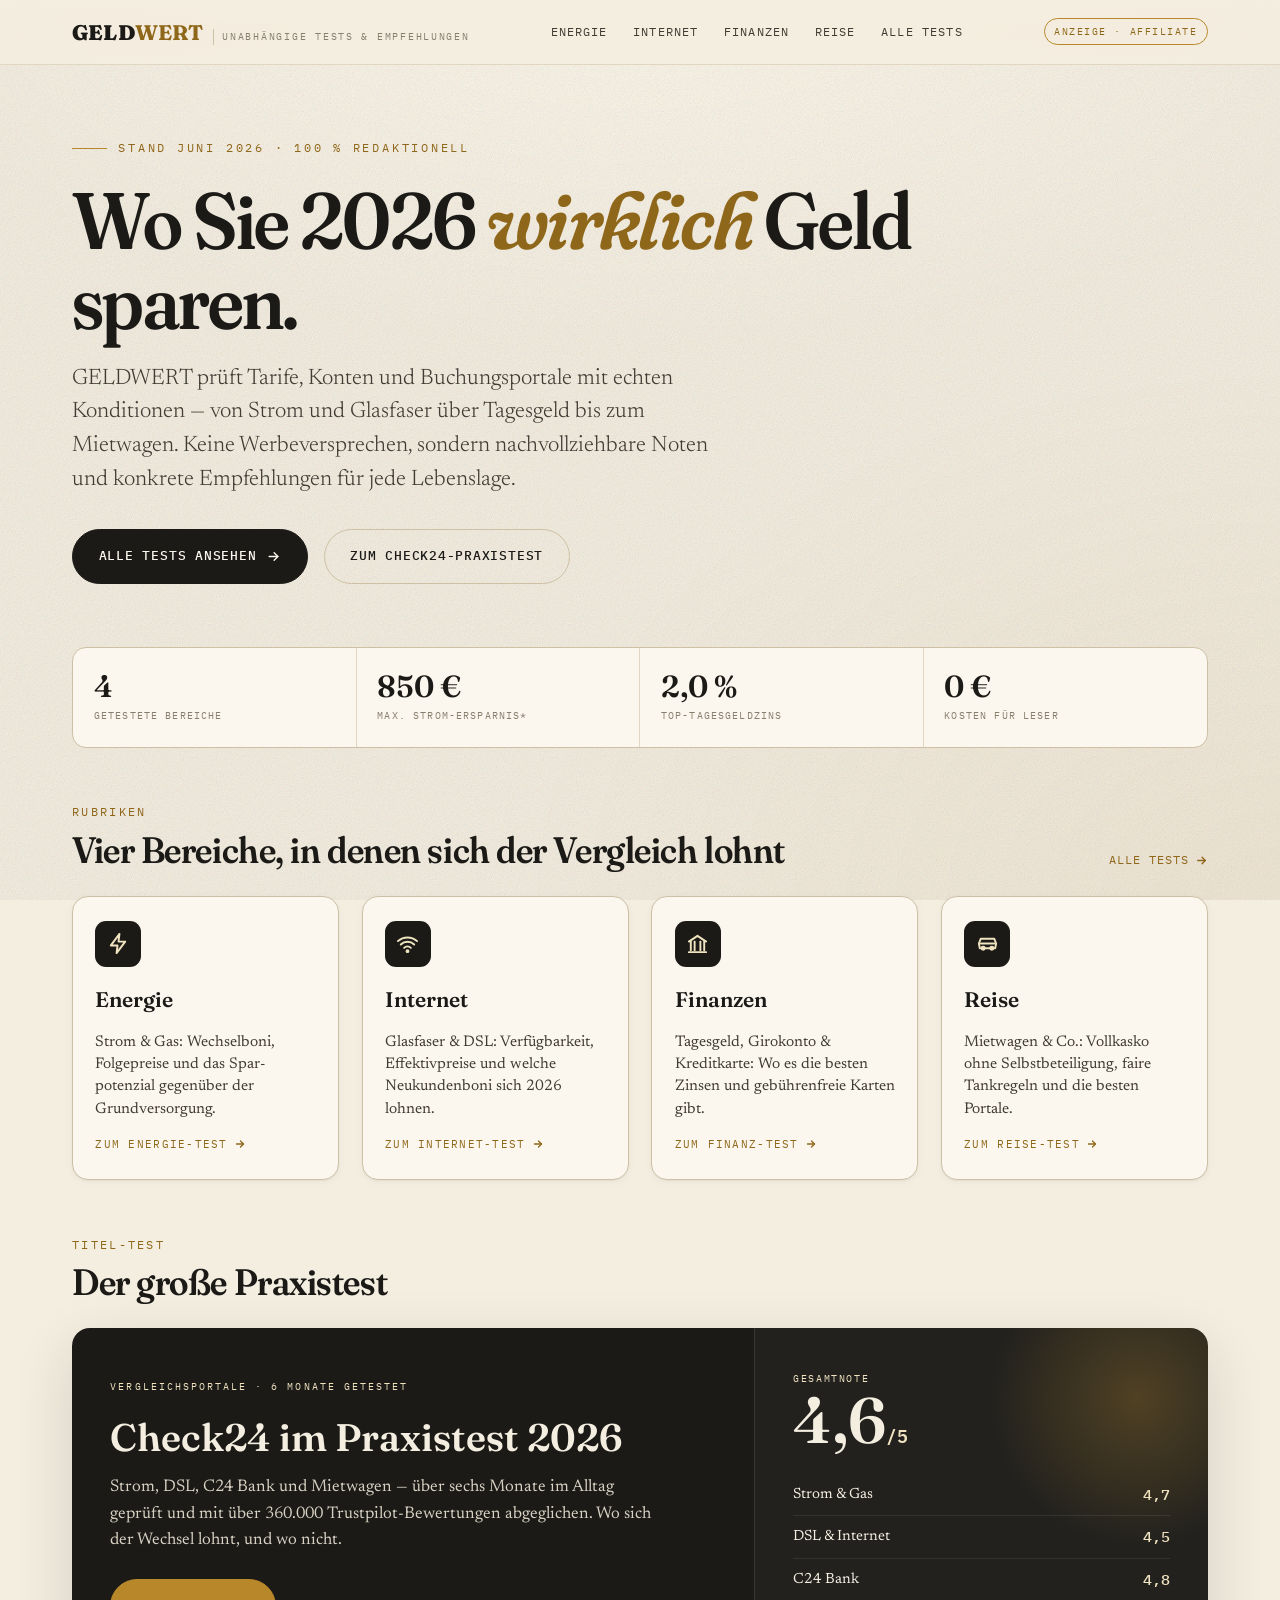
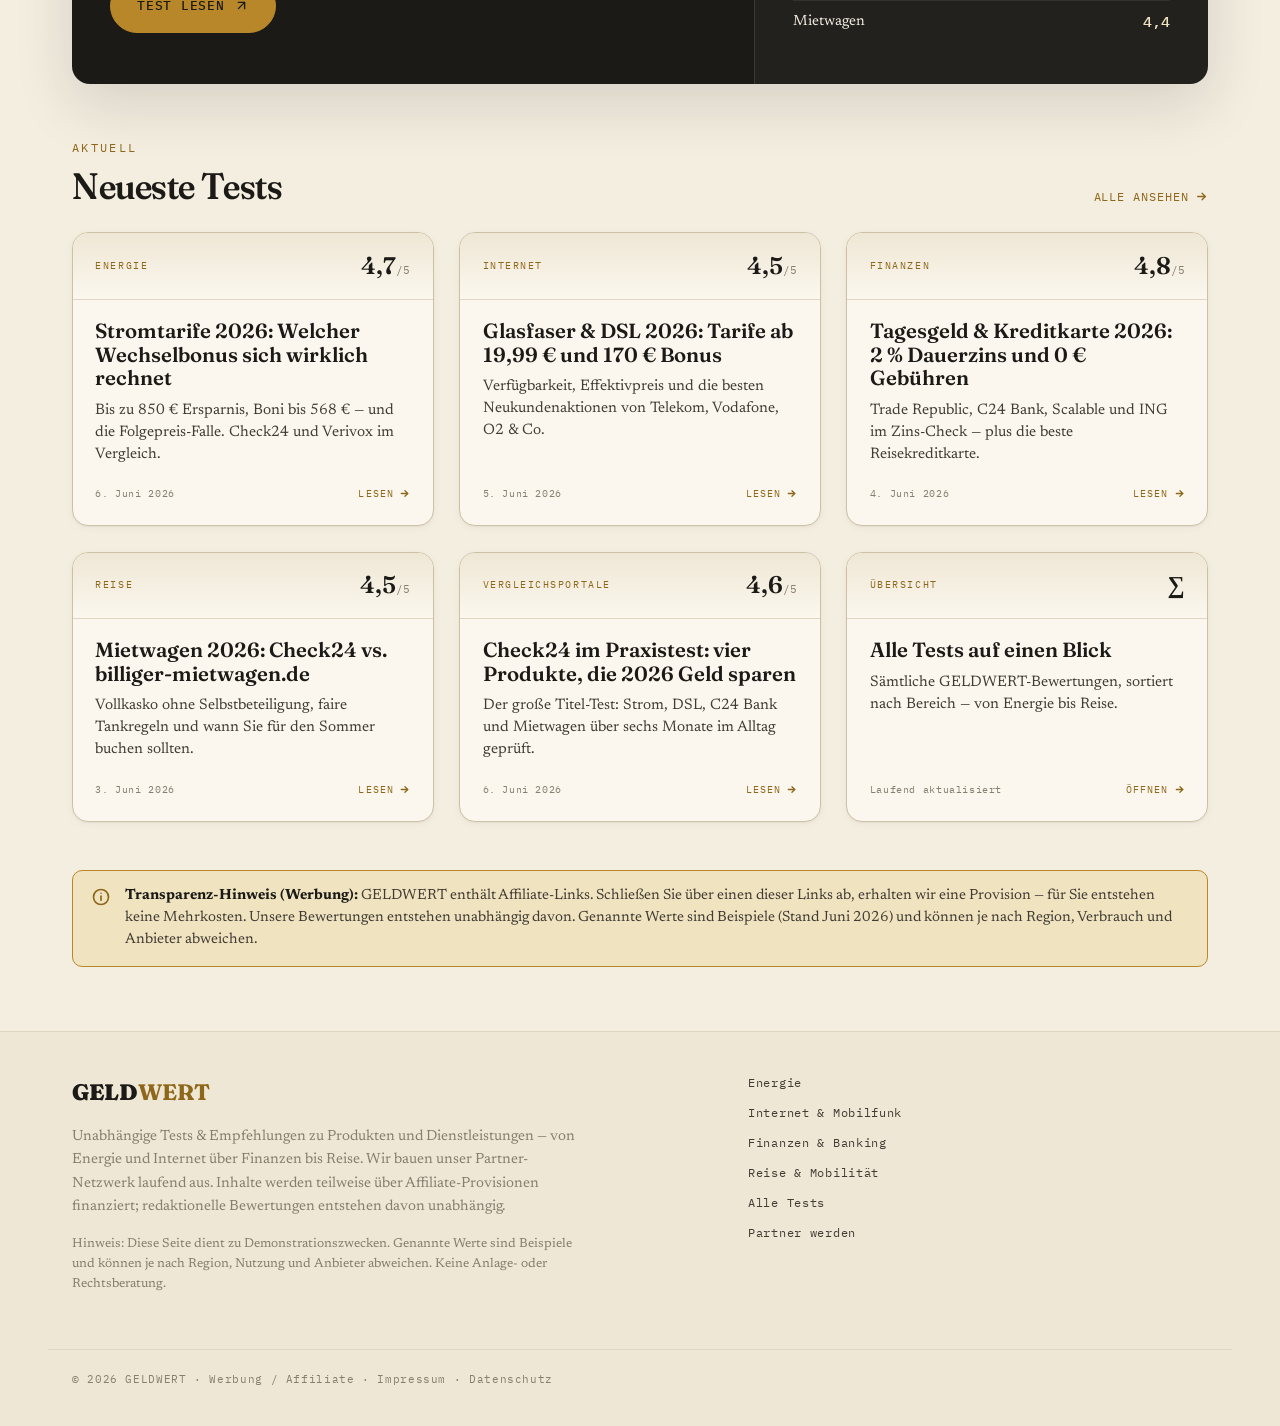
<file: index.html>
<!DOCTYPE html>
<html lang="de">
<head>
<meta charset="UTF-8" />
<meta name="viewport" content="width=device-width, initial-scale=1.0" />
<title>GELDWERT — Unabhängige Tests &amp; Empfehlungen 2026: Energie, Internet, Finanzen, Reise</title>
<meta name="description" content="GELDWERT testet, wo Sie 2026 wirklich Geld sparen: Strom & Gas, Glasfaser & DSL, Tagesgeld & Kreditkarten, Mietwagen. Unabhängige Bewertungen, echte Konditionen, klare Empfehlungen." />

<meta property="og:type" content="website" />
<meta property="og:title" content="GELDWERT — Unabhängige Tests & Empfehlungen 2026" />
<meta property="og:description" content="Energie, Internet, Finanzen, Reise — wo sich der Wechsel 2026 wirklich lohnt." />

<link rel="preconnect" href="https://fonts.googleapis.com" />
<link rel="preconnect" href="https://fonts.gstatic.com" crossorigin />
<link href="https://fonts.googleapis.com/css2?family=Fraunces:ital,opsz,wght@0,9..144,300..900;1,9..144,300..900&family=Newsreader:ital,opsz,wght@0,6..72,300..600;1,6..72,300..500&family=IBM+Plex+Mono:wght@400;500;600&display=swap" rel="stylesheet" />
<link rel="stylesheet" href="assets/styles.css" />
</head>
<body>

<div class="progress" id="progress"></div>

<!-- ============ MASTHEAD ============ -->
<header class="masthead">
  <div class="masthead-inner">
    <a class="brand" href="index.html">
      <span class="brand-mark">GELD<b>WERT</b></span>
      <span class="brand-tag">Unabhängige Tests &amp; Empfehlungen</span>
    </a>
    <nav class="nav">
      <a href="energie.html">Energie</a>
      <a href="internet.html">Internet</a>
      <a href="finanzen.html">Finanzen</a>
      <a href="reise.html">Reise</a>
      <a href="tests.html">Alle Tests</a>
    </nav>
    <span class="ad-pill">Anzeige · Affiliate</span>
  </div>
</header>

<main id="top">

  <!-- ============ HOME HERO ============ -->
  <section class="home-hero">
    <div class="kicker anim a1">Stand Juni 2026 · 100&nbsp;% redaktionell</div>
    <h1 class="home-headline anim a2">Wo Sie 2026 <em>wirklich</em> Geld sparen.</h1>
    <p class="home-deck anim a3">GELDWERT prüft Tarife, Konten und Buchungsportale mit echten Konditionen — von Strom und Glasfaser über Tagesgeld bis zum Mietwagen. Keine Werbeversprechen, sondern nachvollziehbare Noten und konkrete Empfehlungen für jede Lebenslage.</p>
    <div class="home-actions anim a4">
      <a class="cta" href="tests.html">Alle Tests ansehen
        <svg width="15" height="15" viewBox="0 0 24 24" fill="none" stroke="currentColor" stroke-width="2.2" stroke-linecap="round" stroke-linejoin="round"><path d="M5 12h14"/><path d="m13 6 6 6-6 6"/></svg>
      </a>
      <a class="cta ghost" href="check24.html">Zum Check24-Praxistest</a>
    </div>
  </section>

  <!-- ============ TRUST STRIP ============ -->
  <div class="trust">
    <div class="trust-inner">
      <div class="trust-cell"><div class="tn">4</div><div class="tl">getestete Bereiche</div></div>
      <div class="trust-cell"><div class="tn">850&nbsp;€</div><div class="tl">max. Strom-Ersparnis*</div></div>
      <div class="trust-cell"><div class="tn">2,0&nbsp;%</div><div class="tl">Top-Tagesgeldzins</div></div>
      <div class="trust-cell"><div class="tn">0&nbsp;€</div><div class="tl">Kosten für Leser</div></div>
    </div>
  </div>

  <!-- ============ SECTIONS ============ -->
  <div class="section-head">
    <div>
      <span class="sec-num">Rubriken</span>
      <h2>Vier Bereiche, in denen sich der Vergleich lohnt</h2>
    </div>
    <a class="more" href="tests.html">Alle Tests
      <svg width="13" height="13" viewBox="0 0 24 24" fill="none" stroke="currentColor" stroke-width="2.4" stroke-linecap="round" stroke-linejoin="round"><path d="M5 12h14"/><path d="m13 6 6 6-6 6"/></svg>
    </a>
  </div>
  <div class="section-grid">

    <a class="section-card reveal" href="energie.html">
      <div class="glyph"><svg viewBox="0 0 24 24" fill="none" stroke="currentColor" stroke-width="2" stroke-linecap="round" stroke-linejoin="round"><path d="M13 2 4 14h7l-1 8 9-12h-7l1-8Z"/></svg></div>
      <h3>Energie</h3>
      <p>Strom &amp; Gas: Wechselboni, Folgepreise und das Spar­potenzial gegenüber der Grundversorgung.</p>
      <span class="arrow">Zum Energie-Test <svg width="12" height="12" viewBox="0 0 24 24" fill="none" stroke="currentColor" stroke-width="2.6" stroke-linecap="round" stroke-linejoin="round"><path d="M5 12h14"/><path d="m13 6 6 6-6 6"/></svg></span>
    </a>

    <a class="section-card reveal" href="internet.html">
      <div class="glyph"><svg viewBox="0 0 24 24" fill="none" stroke="currentColor" stroke-width="2" stroke-linecap="round" stroke-linejoin="round"><path d="M5 13a10 10 0 0 1 14 0"/><path d="M8.5 16.5a5 5 0 0 1 7 0"/><path d="M2 9.5a15 15 0 0 1 20 0"/><circle cx="12" cy="20" r="1"/></svg></div>
      <h3>Internet</h3>
      <p>Glasfaser &amp; DSL: Verfügbarkeit, Effektivpreise und welche Neukundenboni sich 2026 lohnen.</p>
      <span class="arrow">Zum Internet-Test <svg width="12" height="12" viewBox="0 0 24 24" fill="none" stroke="currentColor" stroke-width="2.6" stroke-linecap="round" stroke-linejoin="round"><path d="M5 12h14"/><path d="m13 6 6 6-6 6"/></svg></span>
    </a>

    <a class="section-card reveal" href="finanzen.html">
      <div class="glyph"><svg viewBox="0 0 24 24" fill="none" stroke="currentColor" stroke-width="2" stroke-linecap="round" stroke-linejoin="round"><path d="M3 10 12 4l9 6"/><path d="M5 10v9"/><path d="M19 10v9"/><path d="M9 10v9"/><path d="M15 10v9"/><path d="M3 21h18"/></svg></div>
      <h3>Finanzen</h3>
      <p>Tagesgeld, Girokonto &amp; Kreditkarte: Wo es die besten Zinsen und gebührenfreie Karten gibt.</p>
      <span class="arrow">Zum Finanz-Test <svg width="12" height="12" viewBox="0 0 24 24" fill="none" stroke="currentColor" stroke-width="2.6" stroke-linecap="round" stroke-linejoin="round"><path d="M5 12h14"/><path d="m13 6 6 6-6 6"/></svg></span>
    </a>

    <a class="section-card reveal" href="reise.html">
      <div class="glyph"><svg viewBox="0 0 24 24" fill="none" stroke="currentColor" stroke-width="2" stroke-linecap="round" stroke-linejoin="round"><path d="M5 17h14"/><path d="m4 17-1-5 2-5h14l2 5-1 5"/><path d="M5 12h14"/><circle cx="7.5" cy="17" r="1.6"/><circle cx="16.5" cy="17" r="1.6"/></svg></div>
      <h3>Reise</h3>
      <p>Mietwagen &amp; Co.: Vollkasko ohne Selbstbeteiligung, faire Tankregeln und die besten Portale.</p>
      <span class="arrow">Zum Reise-Test <svg width="12" height="12" viewBox="0 0 24 24" fill="none" stroke="currentColor" stroke-width="2.6" stroke-linecap="round" stroke-linejoin="round"><path d="M5 12h14"/><path d="m13 6 6 6-6 6"/></svg></span>
    </a>

  </div>

  <!-- ============ FEATURED TEST ============ -->
  <div class="section-head">
    <div>
      <span class="sec-num">Titel-Test</span>
      <h2>Der große Praxistest</h2>
    </div>
  </div>
  <div class="featured">
    <div class="featured-inner reveal">
      <div class="featured-text">
        <span class="tag">Vergleichsportale · 6 Monate getestet</span>
        <h3>Check24 im Praxistest 2026</h3>
        <p>Strom, DSL, C24 Bank und Mietwagen — über sechs Monate im Alltag geprüft und mit über 360.000 Trustpilot-Bewertungen abgeglichen. Wo sich der Wechsel lohnt, und wo nicht.</p>
        <a class="cta" href="check24.html">Test lesen
          <svg width="15" height="15" viewBox="0 0 24 24" fill="none" stroke="currentColor" stroke-width="2.2" stroke-linecap="round" stroke-linejoin="round"><path d="M7 17 17 7"/><path d="M7 7h10v10"/></svg>
        </a>
      </div>
      <div class="featured-score">
        <div>
          <div class="label">Gesamtnote</div>
          <div class="big">4,6<small>/5</small></div>
        </div>
        <ul>
          <li>Strom &amp; Gas <b>4,7</b></li>
          <li>DSL &amp; Internet <b>4,5</b></li>
          <li>C24 Bank <b>4,8</b></li>
          <li>Mietwagen <b>4,4</b></li>
        </ul>
      </div>
    </div>
  </div>

  <!-- ============ LATEST TESTS ============ -->
  <div class="section-head">
    <div>
      <span class="sec-num">Aktuell</span>
      <h2>Neueste Tests</h2>
    </div>
    <a class="more" href="tests.html">Alle ansehen
      <svg width="13" height="13" viewBox="0 0 24 24" fill="none" stroke="currentColor" stroke-width="2.4" stroke-linecap="round" stroke-linejoin="round"><path d="M5 12h14"/><path d="m13 6 6 6-6 6"/></svg>
    </a>
  </div>
  <div class="test-grid">

    <a class="test-card reveal" href="energie.html">
      <div class="tc-top"><span class="tc-cat">Energie</span><span class="tc-score">4,7<small>/5</small></span></div>
      <div class="tc-body">
        <h3>Stromtarife 2026: Welcher Wechselbonus sich wirklich rechnet</h3>
        <p>Bis zu 850&nbsp;€ Ersparnis, Boni bis 568&nbsp;€ — und die Folgepreis-Falle. Check24 und Verivox im Vergleich.</p>
        <div class="tc-foot"><span>6. Juni 2026</span><span class="tc-read">Lesen <svg width="11" height="11" viewBox="0 0 24 24" fill="none" stroke="currentColor" stroke-width="2.8" stroke-linecap="round" stroke-linejoin="round"><path d="M5 12h14"/><path d="m13 6 6 6-6 6"/></svg></span></div>
      </div>
    </a>

    <a class="test-card reveal" href="internet.html">
      <div class="tc-top"><span class="tc-cat">Internet</span><span class="tc-score">4,5<small>/5</small></span></div>
      <div class="tc-body">
        <h3>Glasfaser &amp; DSL 2026: Tarife ab 19,99&nbsp;€ und 170&nbsp;€ Bonus</h3>
        <p>Verfügbarkeit, Effektivpreis und die besten Neukunden­aktionen von Telekom, Vodafone, O2 &amp; Co.</p>
        <div class="tc-foot"><span>5. Juni 2026</span><span class="tc-read">Lesen <svg width="11" height="11" viewBox="0 0 24 24" fill="none" stroke="currentColor" stroke-width="2.8" stroke-linecap="round" stroke-linejoin="round"><path d="M5 12h14"/><path d="m13 6 6 6-6 6"/></svg></span></div>
      </div>
    </a>

    <a class="test-card reveal" href="finanzen.html">
      <div class="tc-top"><span class="tc-cat">Finanzen</span><span class="tc-score">4,8<small>/5</small></span></div>
      <div class="tc-body">
        <h3>Tagesgeld &amp; Kreditkarte 2026: 2&nbsp;% Dauerzins und 0&nbsp;€ Gebühren</h3>
        <p>Trade Republic, C24 Bank, Scalable und ING im Zins-Check — plus die beste Reisekreditkarte.</p>
        <div class="tc-foot"><span>4. Juni 2026</span><span class="tc-read">Lesen <svg width="11" height="11" viewBox="0 0 24 24" fill="none" stroke="currentColor" stroke-width="2.8" stroke-linecap="round" stroke-linejoin="round"><path d="M5 12h14"/><path d="m13 6 6 6-6 6"/></svg></span></div>
      </div>
    </a>

    <a class="test-card reveal" href="reise.html">
      <div class="tc-top"><span class="tc-cat">Reise</span><span class="tc-score">4,5<small>/5</small></span></div>
      <div class="tc-body">
        <h3>Mietwagen 2026: Check24 vs. billiger-mietwagen.de</h3>
        <p>Vollkasko ohne Selbstbeteiligung, faire Tankregeln und wann Sie für den Sommer buchen sollten.</p>
        <div class="tc-foot"><span>3. Juni 2026</span><span class="tc-read">Lesen <svg width="11" height="11" viewBox="0 0 24 24" fill="none" stroke="currentColor" stroke-width="2.8" stroke-linecap="round" stroke-linejoin="round"><path d="M5 12h14"/><path d="m13 6 6 6-6 6"/></svg></span></div>
      </div>
    </a>

    <a class="test-card reveal" href="check24.html">
      <div class="tc-top"><span class="tc-cat">Vergleichsportale</span><span class="tc-score">4,6<small>/5</small></span></div>
      <div class="tc-body">
        <h3>Check24 im Praxistest: vier Produkte, die 2026 Geld sparen</h3>
        <p>Der große Titel-Test: Strom, DSL, C24 Bank und Mietwagen über sechs Monate im Alltag geprüft.</p>
        <div class="tc-foot"><span>6. Juni 2026</span><span class="tc-read">Lesen <svg width="11" height="11" viewBox="0 0 24 24" fill="none" stroke="currentColor" stroke-width="2.8" stroke-linecap="round" stroke-linejoin="round"><path d="M5 12h14"/><path d="m13 6 6 6-6 6"/></svg></span></div>
      </div>
    </a>

    <a class="test-card reveal" href="tests.html">
      <div class="tc-top"><span class="tc-cat">Übersicht</span><span class="tc-score">∑</span></div>
      <div class="tc-body">
        <h3>Alle Tests auf einen Blick</h3>
        <p>Sämtliche GELDWERT-Bewertungen, sortiert nach Bereich — von Energie bis Reise.</p>
        <div class="tc-foot"><span>Laufend aktualisiert</span><span class="tc-read">Öffnen <svg width="11" height="11" viewBox="0 0 24 24" fill="none" stroke="currentColor" stroke-width="2.8" stroke-linecap="round" stroke-linejoin="round"><path d="M5 12h14"/><path d="m13 6 6 6-6 6"/></svg></span></div>
      </div>
    </a>

  </div>

  <!-- ============ DISCLOSURE ============ -->
  <div class="disclosure" style="margin-top:3rem;">
    <div class="disclosure-inner">
      <svg width="20" height="20" viewBox="0 0 24 24" fill="none" stroke="currentColor" stroke-width="2" stroke-linecap="round"><circle cx="12" cy="12" r="9"/><path d="M12 11v5"/><path d="M12 7.5v.01"/></svg>
      <p style="margin:0;"><b>Transparenz-Hinweis (Werbung):</b> GELDWERT enthält Affiliate-Links. Schließen Sie über einen dieser Links ab, erhalten wir eine Provision — für Sie entstehen keine Mehrkosten. Unsere Bewertungen entstehen unabhängig davon. Genannte Werte sind Beispiele (Stand Juni 2026) und können je nach Region, Verbrauch und Anbieter abweichen.</p>
    </div>
  </div>

</main>

<!-- ============ FOOTER ============ -->
<footer>
  <div class="foot-inner">
    <div>
      <div class="foot-brand">GELD<b>WERT</b></div>
      <p style="margin-top:.8rem;">Unabhängige Tests &amp; Empfehlungen zu Produkten und Dienstleistungen — von Energie und Internet über Finanzen bis Reise. Wir bauen unser Partner-Netzwerk laufend aus. Inhalte werden teilweise über Affiliate-Provisionen finanziert; redaktionelle Bewertungen entstehen davon unabhängig.</p>
      <p style="margin-top:.6rem; font-size:.8rem;">Hinweis: Diese Seite dient zu Demonstrations­zwecken. Genannte Werte sind Beispiele und können je nach Region, Nutzung und Anbieter abweichen. Keine Anlage- oder Rechtsberatung.</p>
    </div>
    <nav class="foot-links" aria-label="Footer">
      <a href="energie.html">Energie</a>
      <a href="internet.html">Internet &amp; Mobilfunk</a>
      <a href="finanzen.html">Finanzen &amp; Banking</a>
      <a href="reise.html">Reise &amp; Mobilität</a>
      <a href="tests.html">Alle Tests</a>
      <a href="#">Partner werden</a>
    </nav>
  </div>
  <div class="copyright">© <span id="year"></span> GELDWERT · Werbung / Affiliate · Impressum · Datenschutz</div>
</footer>

<script src="assets/site.js"></script>
</body>
</html>
</file>
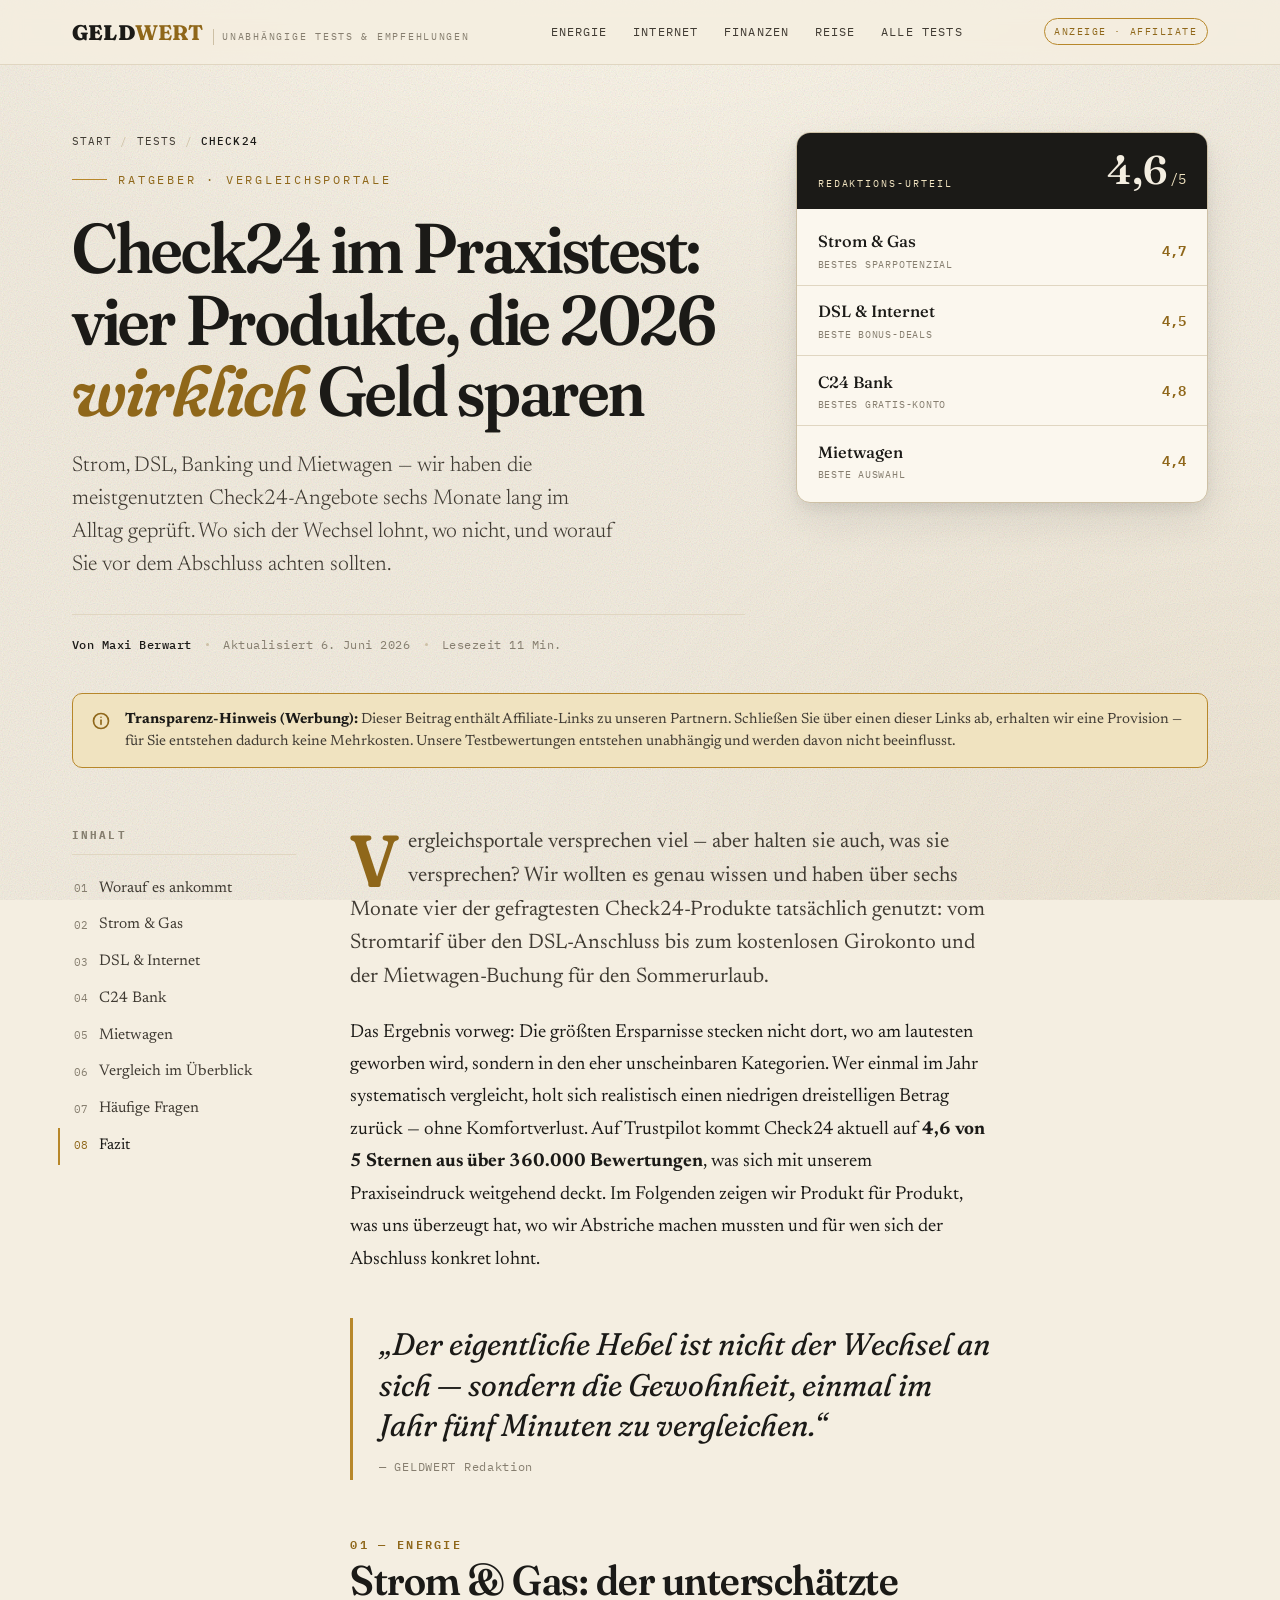
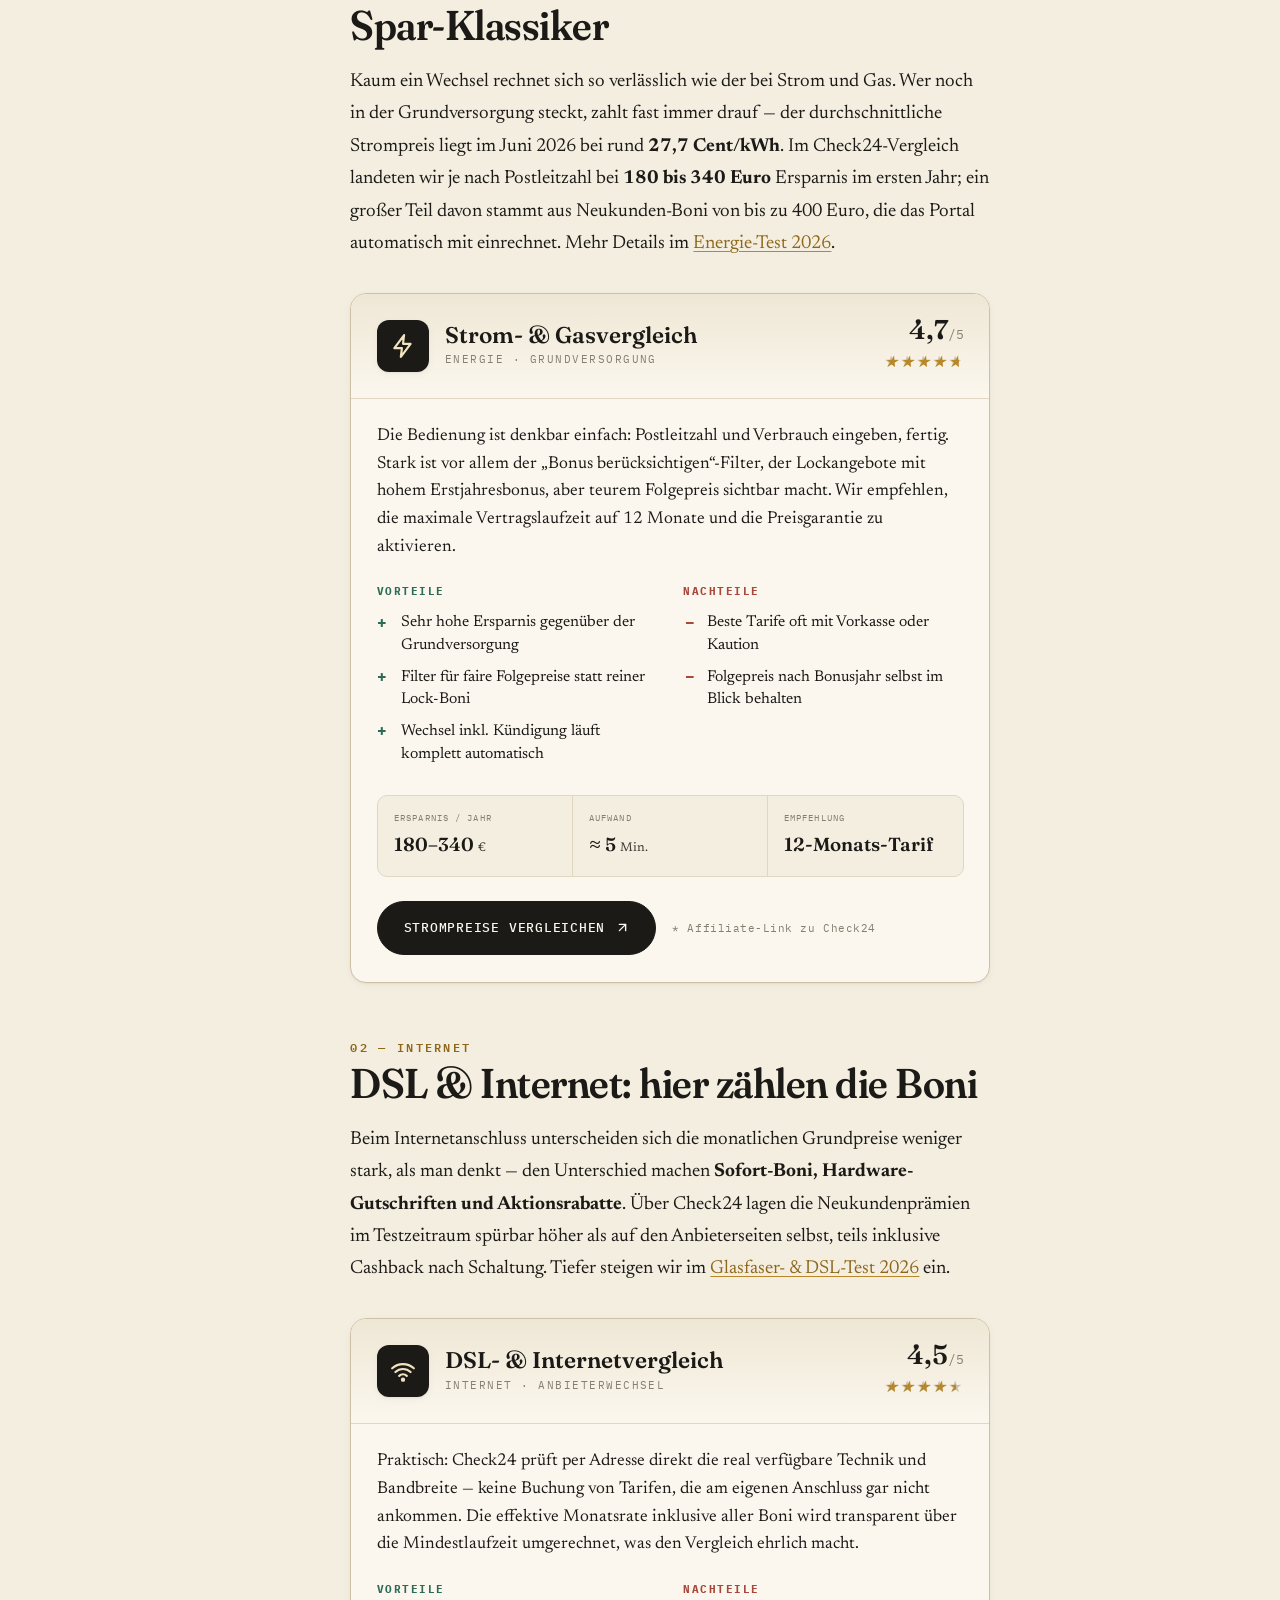
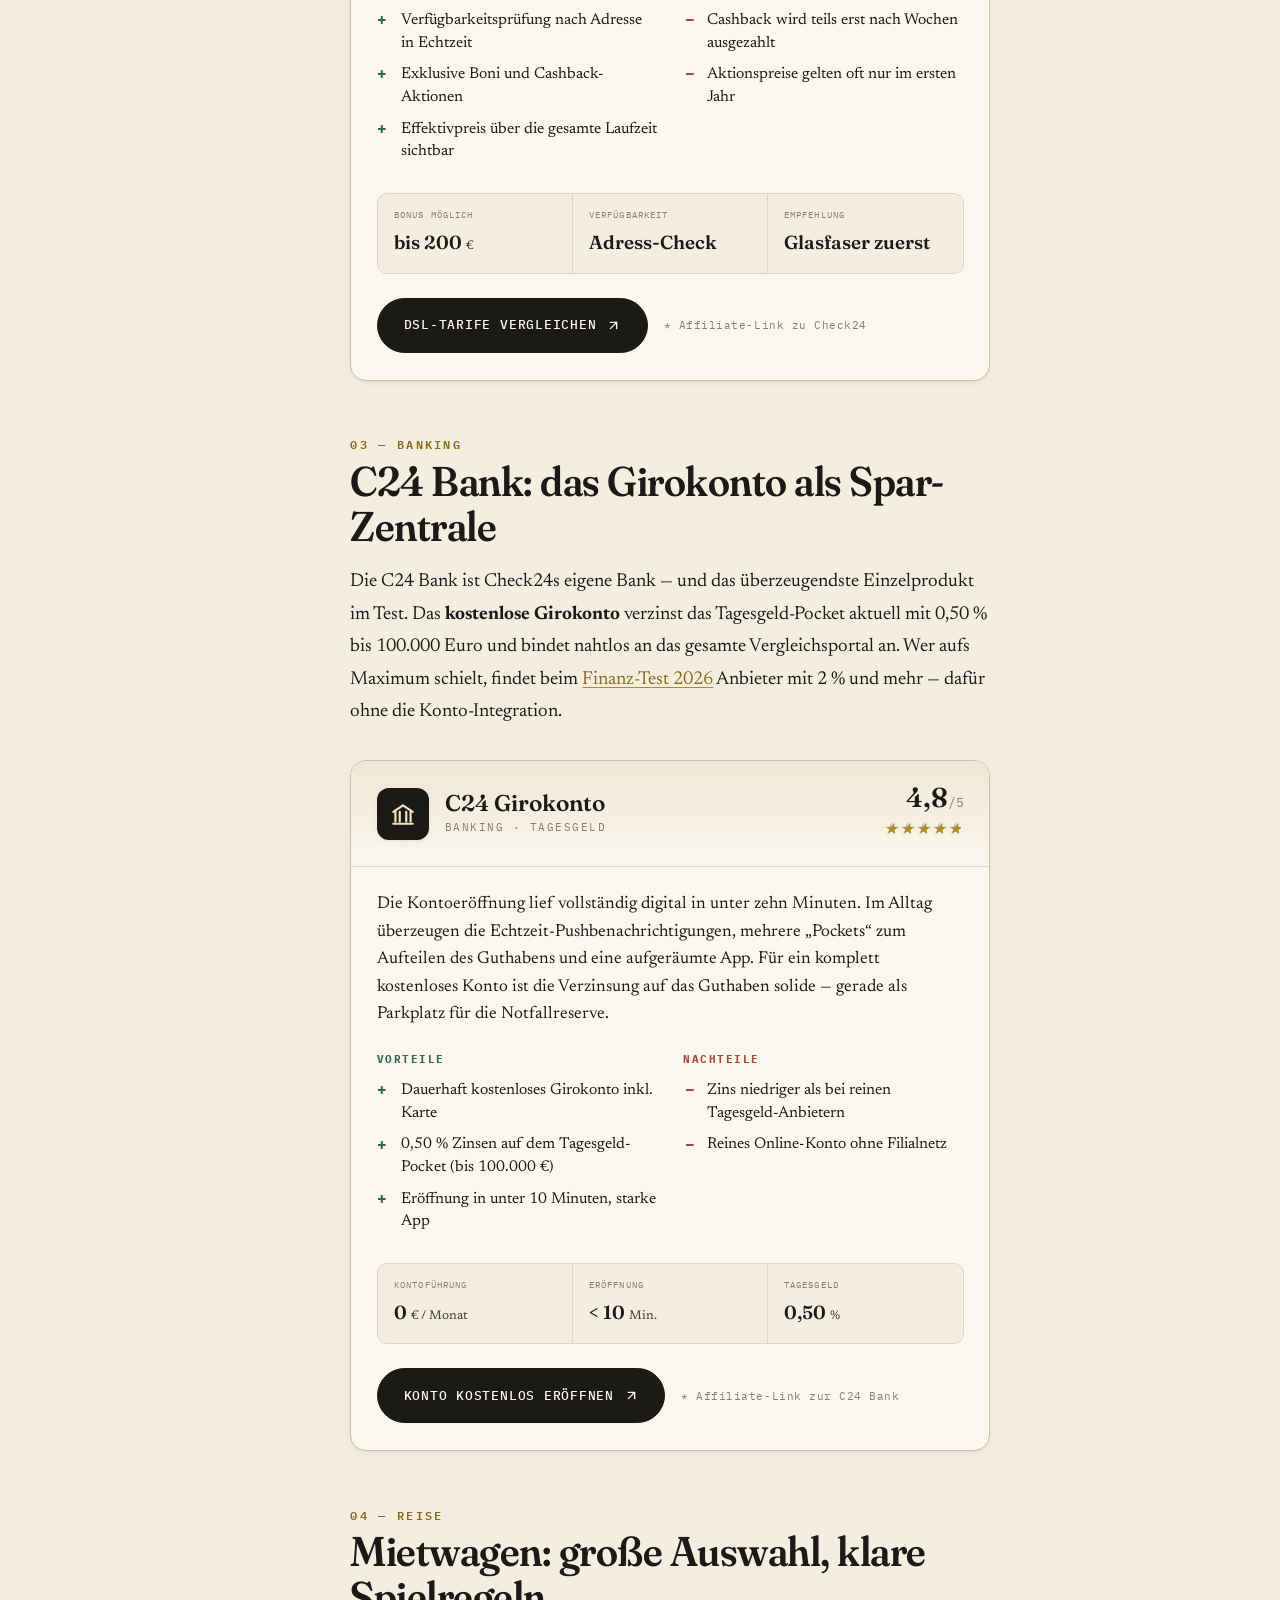
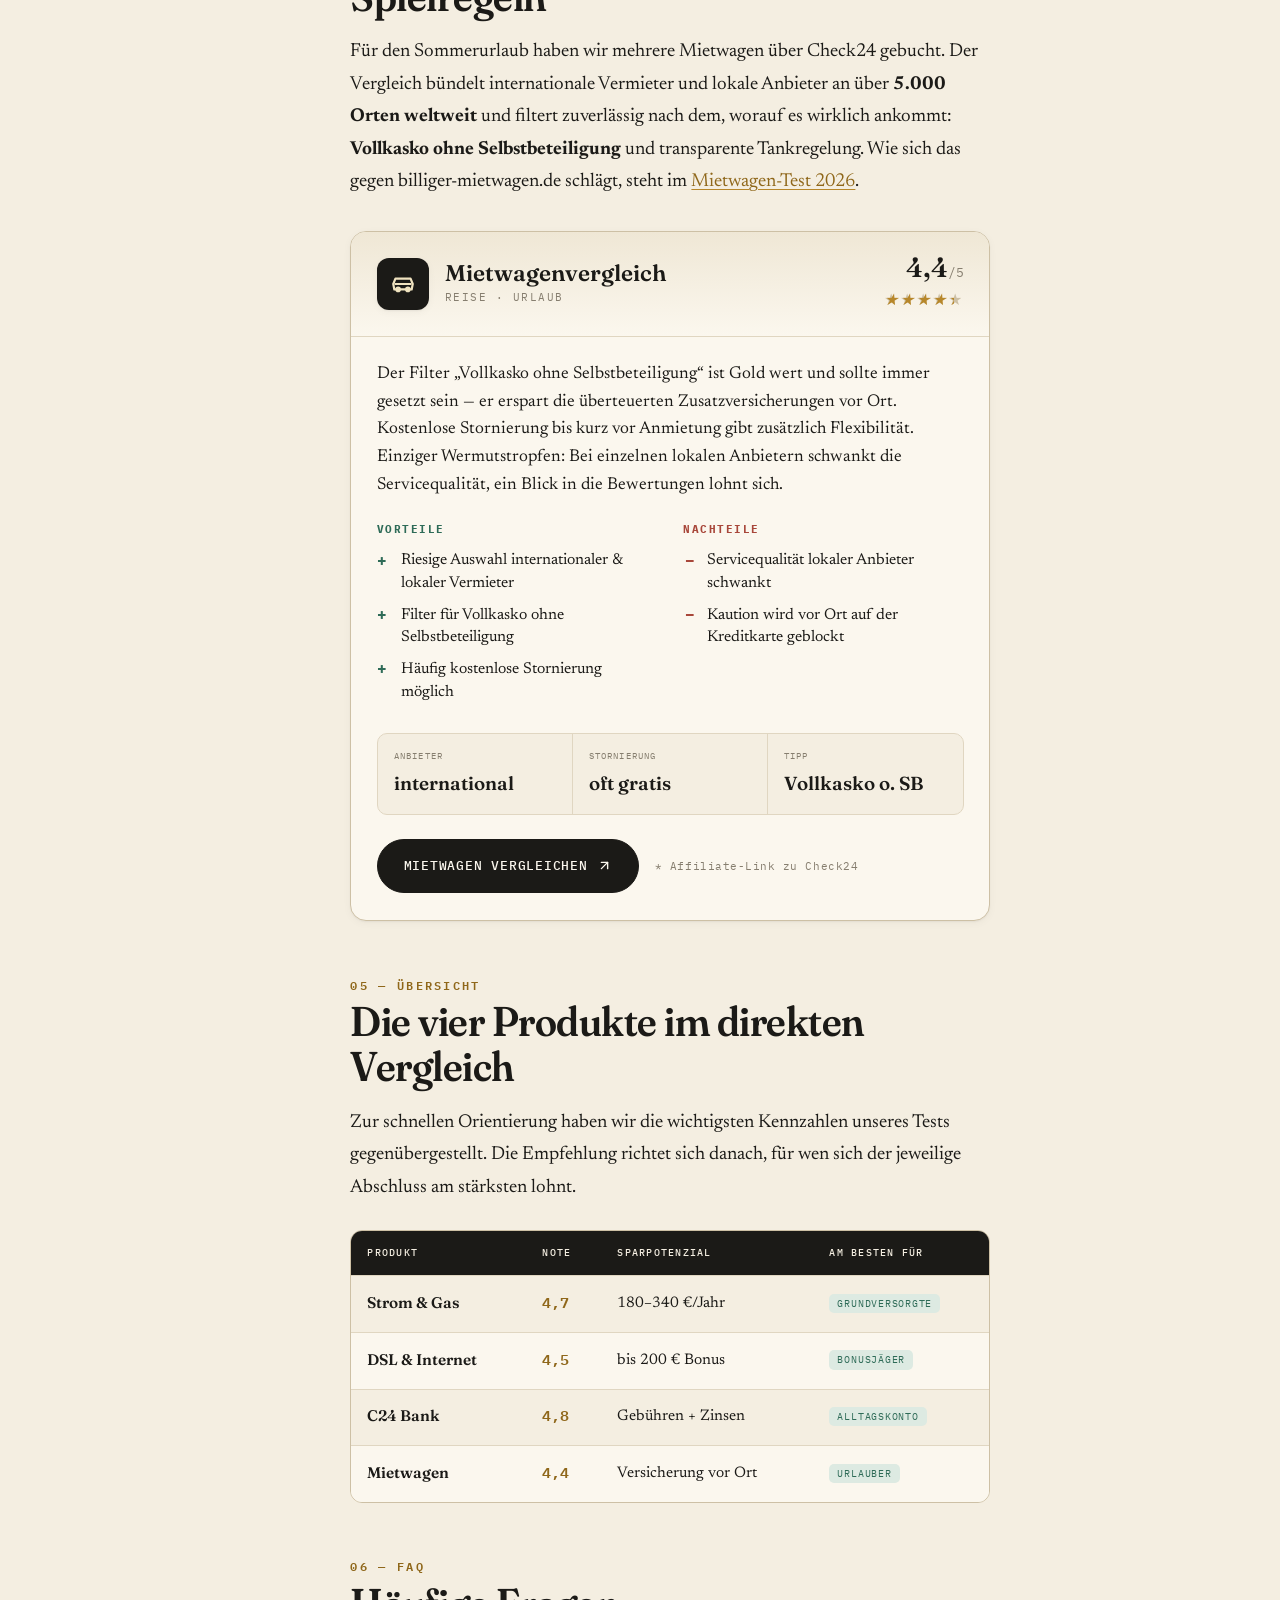
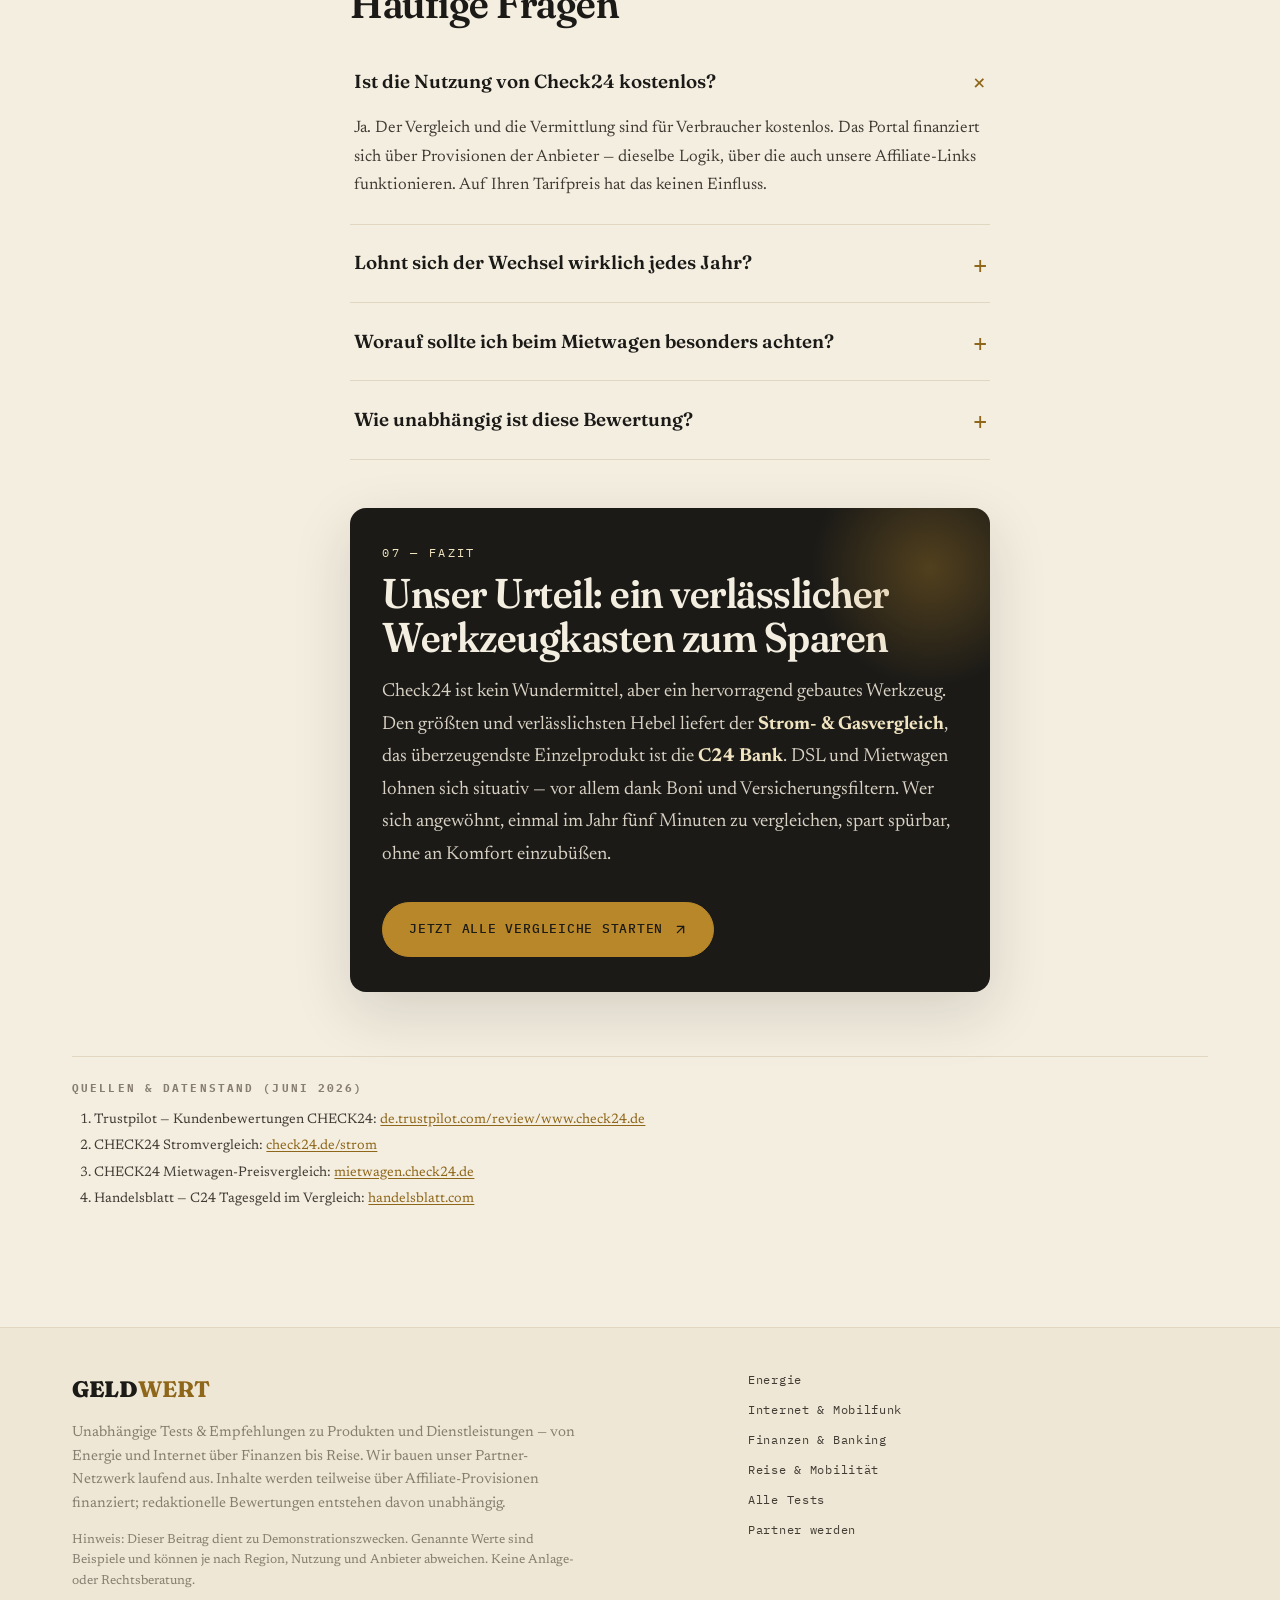
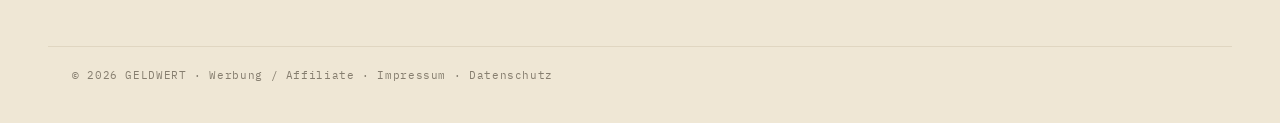
<file: check24.html>
<!DOCTYPE html>
<html lang="de">
<head>
<meta charset="UTF-8" />
<meta name="viewport" content="width=device-width, initial-scale=1.0" />
<title>Check24 im Praxistest 2026: Diese vier Produkte sparen wirklich Geld — GELDWERT</title>
<meta name="description" content="Strom & Gas, DSL, C24 Bank und Mietwagen: Wir haben die meistgenutzten Check24-Angebote über sechs Monate getestet. Wo sich der Wechsel 2026 lohnt — und wo nicht." />

<!-- Open Graph -->
<meta property="og:type" content="article" />
<meta property="og:title" content="Check24 im Praxistest 2026: Diese vier Produkte sparen wirklich Geld" />
<meta property="og:description" content="Strom, DSL, Banking, Mietwagen — der unabhängige GELDWERT-Test der wichtigsten Check24-Angebote." />

<link rel="preconnect" href="https://fonts.googleapis.com" />
<link rel="preconnect" href="https://fonts.gstatic.com" crossorigin />
<link href="https://fonts.googleapis.com/css2?family=Fraunces:ital,opsz,wght@0,9..144,300..900;1,9..144,300..900&family=Newsreader:ital,opsz,wght@0,6..72,300..600;1,6..72,300..500&family=IBM+Plex+Mono:wght@400;500;600&display=swap" rel="stylesheet" />
<link rel="stylesheet" href="assets/styles.css" />
</head>
<body>

<div class="progress" id="progress"></div>

<!-- ============ MASTHEAD ============ -->
<header class="masthead">
  <div class="masthead-inner">
    <a class="brand" href="index.html">
      <span class="brand-mark">GELD<b>WERT</b></span>
      <span class="brand-tag">Unabhängige Tests &amp; Empfehlungen</span>
    </a>
    <nav class="nav">
      <a href="energie.html">Energie</a>
      <a href="internet.html">Internet</a>
      <a href="finanzen.html">Finanzen</a>
      <a href="reise.html">Reise</a>
      <a href="tests.html">Alle Tests</a>
    </nav>
    <span class="ad-pill">Anzeige · Affiliate</span>
  </div>
</header>

<main id="top">

  <!-- ============ HERO ============ -->
  <section class="hero">
    <div>
      <nav class="crumbs anim a1" aria-label="Brotkrumen">
        <a href="index.html">Start</a><span>/</span><a href="tests.html">Tests</a><span>/</span><b>Check24</b>
      </nav>
      <div class="kicker anim a2">Ratgeber · Vergleichsportale</div>
      <h1 class="headline anim a3">Check24 im Praxistest: vier Produkte, die&nbsp;2026 <em>wirklich</em> Geld sparen</h1>
      <p class="deck anim a4">Strom, DSL, Banking und Mietwagen — wir haben die meistgenutzten Check24-Angebote sechs Monate lang im Alltag geprüft. Wo sich der Wechsel lohnt, wo nicht, und worauf Sie vor dem Abschluss achten sollten.</p>
      <div class="byline anim a5">
        <span class="author">Von Maxi Berwart</span>
        <span class="dot"></span>
        <span>Aktualisiert 6. Juni 2026</span>
        <span class="dot"></span>
        <span>Lesezeit 11 Min.</span>
      </div>
    </div>

    <aside class="verdict anim a6" aria-label="Redaktions-Urteil">
      <div class="verdict-head">
        <span>Redaktions-Urteil</span>
        <div class="verdict-score"><b>4,6</b><i>/5</i></div>
      </div>
      <ul class="verdict-list">
        <li>
          <span class="vl-name">Strom &amp; Gas <small>Bestes Sparpotenzial</small></span>
          <span class="vl-score">4,7</span>
        </li>
        <li>
          <span class="vl-name">DSL &amp; Internet <small>Beste Bonus-Deals</small></span>
          <span class="vl-score">4,5</span>
        </li>
        <li>
          <span class="vl-name">C24 Bank <small>Bestes Gratis-Konto</small></span>
          <span class="vl-score">4,8</span>
        </li>
        <li>
          <span class="vl-name">Mietwagen <small>Beste Auswahl</small></span>
          <span class="vl-score">4,4</span>
        </li>
      </ul>
    </aside>
  </section>

  <!-- ============ DISCLOSURE ============ -->
  <div class="disclosure">
    <div class="disclosure-inner">
      <svg width="20" height="20" viewBox="0 0 24 24" fill="none" stroke="currentColor" stroke-width="2" stroke-linecap="round"><circle cx="12" cy="12" r="9"/><path d="M12 11v5"/><path d="M12 7.5v.01"/></svg>
      <p style="margin:0;"><b>Transparenz-Hinweis (Werbung):</b> Dieser Beitrag enthält Affiliate-Links zu unseren Partnern. Schließen Sie über einen dieser Links ab, erhalten wir eine Provision — für Sie entstehen dadurch keine Mehrkosten. Unsere Test­bewertungen entstehen unabhängig und werden davon nicht beeinflusst.</p>
    </div>
  </div>

  <!-- ============ ARTICLE LAYOUT ============ -->
  <div class="layout">

    <!-- TOC -->
    <nav class="toc" aria-label="Inhaltsverzeichnis">
      <h4>Inhalt</h4>
      <ol>
        <li><a href="#einleitung" class="toc-link">Worauf es ankommt</a></li>
        <li><a href="#strom" class="toc-link">Strom &amp; Gas</a></li>
        <li><a href="#dsl" class="toc-link">DSL &amp; Internet</a></li>
        <li><a href="#bank" class="toc-link">C24 Bank</a></li>
        <li><a href="#mietwagen" class="toc-link">Mietwagen</a></li>
        <li><a href="#vergleich" class="toc-link">Vergleich im Überblick</a></li>
        <li><a href="#faq" class="toc-link">Häufige Fragen</a></li>
        <li><a href="#fazit" class="toc-link">Fazit</a></li>
      </ol>
    </nav>

    <!-- ARTICLE -->
    <article class="article">

      <p class="lead dropcap reveal" id="einleitung">Vergleichsportale versprechen viel — aber halten sie auch, was sie versprechen? Wir wollten es genau wissen und haben über sechs Monate vier der gefragtesten Check24-Produkte tatsächlich genutzt: vom Stromtarif über den DSL-Anschluss bis zum kostenlosen Girokonto und der Mietwagen-Buchung für den Sommerurlaub.</p>

      <p class="reveal">Das Ergebnis vorweg: Die größten Ersparnisse stecken nicht dort, wo am lautesten geworben wird, sondern in den eher unscheinbaren Kategorien. Wer einmal im Jahr systematisch vergleicht, holt sich realistisch einen niedrigen dreistelligen Betrag zurück — ohne Komfortverlust. Auf Trustpilot kommt Check24 aktuell auf <strong>4,6 von 5 Sternen aus über 360.000 Bewertungen</strong>, was sich mit unserem Praxiseindruck weitgehend deckt. Im Folgenden zeigen wir Produkt für Produkt, was uns überzeugt hat, wo wir Abstriche machen mussten und für wen sich der Abschluss konkret lohnt.</p>

      <blockquote class="pullquote reveal">„Der eigentliche Hebel ist nicht der Wechsel an sich — sondern die Gewohnheit, einmal im Jahr fünf Minuten zu vergleichen.“<cite>— GELDWERT Redaktion</cite></blockquote>

      <!-- ===== STROM ===== -->
      <h2 id="strom" class="reveal"><span class="sec-num">01 — Energie</span>Strom &amp; Gas: der unterschätzte Spar-Klassiker</h2>
      <p class="reveal">Kaum ein Wechsel rechnet sich so verlässlich wie der bei Strom und Gas. Wer noch in der Grundversorgung steckt, zahlt fast immer drauf — der durchschnittliche Strompreis liegt im Juni 2026 bei rund <strong>27,7 Cent/kWh</strong>. Im Check24-Vergleich landeten wir je nach Postleitzahl bei <strong>180 bis 340&nbsp;Euro</strong> Ersparnis im ersten Jahr; ein großer Teil davon stammt aus Neukunden-Boni von bis zu 400&nbsp;Euro, die das Portal automatisch mit einrechnet. Mehr Details im <a class="inline" href="energie.html">Energie-Test 2026</a>.</p>

      <div class="product reveal" aria-label="Bewertung Strom und Gas">
        <div class="product-top">
          <div class="product-id">
            <div class="product-glyph">
              <svg viewBox="0 0 24 24" fill="none" stroke="currentColor" stroke-width="2" stroke-linecap="round" stroke-linejoin="round"><path d="M13 2 4 14h7l-1 8 9-12h-7l1-8Z"/></svg>
            </div>
            <div>
              <h3>Strom- &amp; Gasvergleich</h3>
              <p>Energie · Grundversorgung</p>
            </div>
          </div>
          <div class="product-rate">
            <div class="num">4,7<small>/5</small></div>
            <div class="stars"><i style="width:94%"></i></div>
          </div>
        </div>
        <div class="product-body">
          <p>Die Bedienung ist denkbar einfach: Postleitzahl und Verbrauch eingeben, fertig. Stark ist vor allem der „Bonus berücksichtigen“-Filter, der Lockangebote mit hohem Erst­jahres­bonus, aber teurem Folgepreis sichtbar macht. Wir empfehlen, die maximale Vertragslaufzeit auf 12&nbsp;Monate und die Preisgarantie zu aktivieren.</p>

          <div class="proscons">
            <div class="pros">
              <h5>Vorteile</h5>
              <ul>
                <li>Sehr hohe Ersparnis gegenüber der Grundversorgung</li>
                <li>Filter für faire Folgepreise statt reiner Lock-Boni</li>
                <li>Wechsel inkl. Kündigung läuft komplett automatisch</li>
              </ul>
            </div>
            <div class="cons">
              <h5>Nachteile</h5>
              <ul>
                <li>Beste Tarife oft mit Vorkasse oder Kaution</li>
                <li>Folgepreis nach Bonusjahr selbst im Blick behalten</li>
              </ul>
            </div>
          </div>

          <dl class="facts">
            <div class="fact"><dt>Ersparnis / Jahr</dt><dd>180–340&nbsp;<small>€</small></dd></div>
            <div class="fact"><dt>Aufwand</dt><dd>≈ 5&nbsp;<small>Min.</small></dd></div>
            <div class="fact"><dt>Empfehlung</dt><dd>12-Monats-Tarif</dd></div>
          </dl>

          <div class="cta-row">
            <a class="cta" href="#" rel="sponsored nofollow noopener" target="_blank">Strompreise vergleichen
              <svg width="15" height="15" viewBox="0 0 24 24" fill="none" stroke="currentColor" stroke-width="2.2" stroke-linecap="round" stroke-linejoin="round"><path d="M7 17 17 7"/><path d="M7 7h10v10"/></svg>
            </a>
            <span class="cta-note">* Affiliate-Link zu Check24</span>
          </div>
        </div>
      </div>

      <!-- ===== DSL ===== -->
      <h2 id="dsl" class="reveal"><span class="sec-num">02 — Internet</span>DSL &amp; Internet: hier zählen die Boni</h2>
      <p class="reveal">Beim Internetanschluss unterscheiden sich die monatlichen Grundpreise weniger stark, als man denkt — den Unterschied machen <strong>Sofort-Boni, Hardware-Gutschriften und Aktions­rabatte</strong>. Über Check24 lagen die Neukunden­prämien im Testzeitraum spürbar höher als auf den Anbieter­seiten selbst, teils inklusive Cashback nach Schaltung. Tiefer steigen wir im <a class="inline" href="internet.html">Glasfaser- &amp; DSL-Test 2026</a> ein.</p>

      <div class="product reveal" aria-label="Bewertung DSL">
        <div class="product-top">
          <div class="product-id">
            <div class="product-glyph">
              <svg viewBox="0 0 24 24" fill="none" stroke="currentColor" stroke-width="2" stroke-linecap="round" stroke-linejoin="round"><path d="M5 13a10 10 0 0 1 14 0"/><path d="M8.5 16.5a5 5 0 0 1 7 0"/><path d="M2 9.5a15 15 0 0 1 20 0"/><circle cx="12" cy="20" r="1"/></svg>
            </div>
            <div>
              <h3>DSL- &amp; Internetvergleich</h3>
              <p>Internet · Anbieterwechsel</p>
            </div>
          </div>
          <div class="product-rate">
            <div class="num">4,5<small>/5</small></div>
            <div class="stars"><i style="width:90%"></i></div>
          </div>
        </div>
        <div class="product-body">
          <p>Praktisch: Check24 prüft per Adresse direkt die real verfügbare Technik und Bandbreite — keine Buchung von Tarifen, die am eigenen Anschluss gar nicht ankommen. Die effektive Monatsrate inklusive aller Boni wird transparent über die Mindestlaufzeit umgerechnet, was den Vergleich ehrlich macht.</p>

          <div class="proscons">
            <div class="pros">
              <h5>Vorteile</h5>
              <ul>
                <li>Verfügbarkeitsprüfung nach Adresse in Echtzeit</li>
                <li>Exklusive Boni und Cashback-Aktionen</li>
                <li>Effektivpreis über die gesamte Laufzeit sichtbar</li>
              </ul>
            </div>
            <div class="cons">
              <h5>Nachteile</h5>
              <ul>
                <li>Cashback wird teils erst nach Wochen ausgezahlt</li>
                <li>Aktionspreise gelten oft nur im ersten Jahr</li>
              </ul>
            </div>
          </div>

          <dl class="facts">
            <div class="fact"><dt>Bonus möglich</dt><dd>bis 200&nbsp;<small>€</small></dd></div>
            <div class="fact"><dt>Verfügbarkeit</dt><dd>Adress-Check</dd></div>
            <div class="fact"><dt>Empfehlung</dt><dd>Glasfaser zuerst</dd></div>
          </dl>

          <div class="cta-row">
            <a class="cta" href="#" rel="sponsored nofollow noopener" target="_blank">DSL-Tarife vergleichen
              <svg width="15" height="15" viewBox="0 0 24 24" fill="none" stroke="currentColor" stroke-width="2.2" stroke-linecap="round" stroke-linejoin="round"><path d="M7 17 17 7"/><path d="M7 7h10v10"/></svg>
            </a>
            <span class="cta-note">* Affiliate-Link zu Check24</span>
          </div>
        </div>
      </div>

      <!-- ===== C24 BANK ===== -->
      <h2 id="bank" class="reveal"><span class="sec-num">03 — Banking</span>C24 Bank: das Girokonto als Spar-Zentrale</h2>
      <p class="reveal">Die C24 Bank ist Check24s eigene Bank — und das überzeugendste Einzelprodukt im Test. Das <strong>kostenlose Girokonto</strong> verzinst das Tagesgeld-Pocket aktuell mit 0,50&nbsp;% bis 100.000&nbsp;Euro und bindet nahtlos an das gesamte Vergleichsportal an. Wer aufs Maximum schielt, findet beim <a class="inline" href="finanzen.html">Finanz-Test 2026</a> Anbieter mit 2&nbsp;% und mehr — dafür ohne die Konto-Integration.</p>

      <div class="product reveal" aria-label="Bewertung C24 Bank">
        <div class="product-top">
          <div class="product-id">
            <div class="product-glyph">
              <svg viewBox="0 0 24 24" fill="none" stroke="currentColor" stroke-width="2" stroke-linecap="round" stroke-linejoin="round"><path d="M3 10 12 4l9 6"/><path d="M5 10v9"/><path d="M19 10v9"/><path d="M9 10v9"/><path d="M15 10v9"/><path d="M3 21h18"/></svg>
            </div>
            <div>
              <h3>C24 Girokonto</h3>
              <p>Banking · Tagesgeld</p>
            </div>
          </div>
          <div class="product-rate">
            <div class="num">4,8<small>/5</small></div>
            <div class="stars"><i style="width:96%"></i></div>
          </div>
        </div>
        <div class="product-body">
          <p>Die Kontoeröffnung lief vollständig digital in unter zehn Minuten. Im Alltag überzeugen die Echtzeit-Push­benachrichtigungen, mehrere „Pockets“ zum Aufteilen des Guthabens und eine aufgeräumte App. Für ein komplett kostenloses Konto ist die Verzinsung auf das Guthaben solide — gerade als Parkplatz für die Notfallreserve.</p>

          <div class="proscons">
            <div class="pros">
              <h5>Vorteile</h5>
              <ul>
                <li>Dauerhaft kostenloses Girokonto inkl. Karte</li>
                <li>0,50&nbsp;% Zinsen auf dem Tagesgeld-Pocket (bis 100.000&nbsp;€)</li>
                <li>Eröffnung in unter 10 Minuten, starke App</li>
              </ul>
            </div>
            <div class="cons">
              <h5>Nachteile</h5>
              <ul>
                <li>Zins niedriger als bei reinen Tagesgeld-Anbietern</li>
                <li>Reines Online-Konto ohne Filialnetz</li>
              </ul>
            </div>
          </div>

          <dl class="facts">
            <div class="fact"><dt>Kontoführung</dt><dd>0&nbsp;<small>€ / Monat</small></dd></div>
            <div class="fact"><dt>Eröffnung</dt><dd>&lt; 10&nbsp;<small>Min.</small></dd></div>
            <div class="fact"><dt>Tagesgeld</dt><dd>0,50&nbsp;<small>%</small></dd></div>
          </dl>

          <div class="cta-row">
            <a class="cta" href="#" rel="sponsored nofollow noopener" target="_blank">Konto kostenlos eröffnen
              <svg width="15" height="15" viewBox="0 0 24 24" fill="none" stroke="currentColor" stroke-width="2.2" stroke-linecap="round" stroke-linejoin="round"><path d="M7 17 17 7"/><path d="M7 7h10v10"/></svg>
            </a>
            <span class="cta-note">* Affiliate-Link zur C24 Bank</span>
          </div>
        </div>
      </div>

      <!-- ===== MIETWAGEN ===== -->
      <h2 id="mietwagen" class="reveal"><span class="sec-num">04 — Reise</span>Mietwagen: große Auswahl, klare Spielregeln</h2>
      <p class="reveal">Für den Sommerurlaub haben wir mehrere Mietwagen über Check24 gebucht. Der Vergleich bündelt internationale Vermieter und lokale Anbieter an über <strong>5.000 Orten weltweit</strong> und filtert zuverlässig nach dem, worauf es wirklich ankommt: <strong>Vollkasko ohne Selbstbeteiligung</strong> und transparente Tankregelung. Wie sich das gegen billiger-mietwagen.de schlägt, steht im <a class="inline" href="reise.html">Mietwagen-Test 2026</a>.</p>

      <div class="product reveal" aria-label="Bewertung Mietwagen">
        <div class="product-top">
          <div class="product-id">
            <div class="product-glyph">
              <svg viewBox="0 0 24 24" fill="none" stroke="currentColor" stroke-width="2" stroke-linecap="round" stroke-linejoin="round"><path d="M5 17h14"/><path d="m4 17-1-5 2-5h14l2 5-1 5"/><path d="M5 12h14"/><circle cx="7.5" cy="17" r="1.6"/><circle cx="16.5" cy="17" r="1.6"/></svg>
            </div>
            <div>
              <h3>Mietwagenvergleich</h3>
              <p>Reise · Urlaub</p>
            </div>
          </div>
          <div class="product-rate">
            <div class="num">4,4<small>/5</small></div>
            <div class="stars"><i style="width:88%"></i></div>
          </div>
        </div>
        <div class="product-body">
          <p>Der Filter „Vollkasko ohne Selbstbeteiligung“ ist Gold wert und sollte immer gesetzt sein — er erspart die überteuerten Zusatz­versicherungen vor Ort. Kostenlose Stornierung bis kurz vor Anmietung gibt zusätzlich Flexibilität. Einziger Wermutstropfen: Bei einzelnen lokalen Anbietern schwankt die Service­qualität, ein Blick in die Bewertungen lohnt sich.</p>

          <div class="proscons">
            <div class="pros">
              <h5>Vorteile</h5>
              <ul>
                <li>Riesige Auswahl internationaler &amp; lokaler Vermieter</li>
                <li>Filter für Vollkasko ohne Selbstbeteiligung</li>
                <li>Häufig kostenlose Stornierung möglich</li>
              </ul>
            </div>
            <div class="cons">
              <h5>Nachteile</h5>
              <ul>
                <li>Servicequalität lokaler Anbieter schwankt</li>
                <li>Kaution wird vor Ort auf der Kreditkarte geblockt</li>
              </ul>
            </div>
          </div>

          <dl class="facts">
            <div class="fact"><dt>Anbieter</dt><dd>international</dd></div>
            <div class="fact"><dt>Stornierung</dt><dd>oft gratis</dd></div>
            <div class="fact"><dt>Tipp</dt><dd>Vollkasko o. SB</dd></div>
          </dl>

          <div class="cta-row">
            <a class="cta" href="#" rel="sponsored nofollow noopener" target="_blank">Mietwagen vergleichen
              <svg width="15" height="15" viewBox="0 0 24 24" fill="none" stroke="currentColor" stroke-width="2.2" stroke-linecap="round" stroke-linejoin="round"><path d="M7 17 17 7"/><path d="M7 7h10v10"/></svg>
            </a>
            <span class="cta-note">* Affiliate-Link zu Check24</span>
          </div>
        </div>
      </div>

      <!-- ===== VERGLEICH ===== -->
      <h2 id="vergleich" class="reveal"><span class="sec-num">05 — Übersicht</span>Die vier Produkte im direkten Vergleich</h2>
      <p class="reveal">Zur schnellen Orientierung haben wir die wichtigsten Kennzahlen unseres Tests gegenübergestellt. Die Empfehlung richtet sich danach, für wen sich der jeweilige Abschluss am stärksten lohnt.</p>

      <div class="table-wrap reveal">
        <table>
          <thead>
            <tr><th>Produkt</th><th>Note</th><th>Sparpotenzial</th><th>Am besten für</th></tr>
          </thead>
          <tbody>
            <tr><td><span class="pname">Strom &amp; Gas</span></td><td><span class="score">4,7</span></td><td>180–340&nbsp;€/Jahr</td><td><span class="badge">Grundversorgte</span></td></tr>
            <tr><td><span class="pname">DSL &amp; Internet</span></td><td><span class="score">4,5</span></td><td>bis 200&nbsp;€ Bonus</td><td><span class="badge">Bonusjäger</span></td></tr>
            <tr><td><span class="pname">C24 Bank</span></td><td><span class="score">4,8</span></td><td>Gebühren + Zinsen</td><td><span class="badge">Alltagskonto</span></td></tr>
            <tr><td><span class="pname">Mietwagen</span></td><td><span class="score">4,4</span></td><td>Versicherung vor Ort</td><td><span class="badge">Urlauber</span></td></tr>
          </tbody>
        </table>
      </div>

      <!-- ===== FAQ ===== -->
      <h2 id="faq" class="reveal"><span class="sec-num">06 — FAQ</span>Häufige Fragen</h2>
      <div class="faq reveal">
        <details open>
          <summary>Ist die Nutzung von Check24 kostenlos?</summary>
          <p>Ja. Der Vergleich und die Vermittlung sind für Verbraucher kostenlos. Das Portal finanziert sich über Provisionen der Anbieter — dieselbe Logik, über die auch unsere Affiliate-Links funktionieren. Auf Ihren Tarifpreis hat das keinen Einfluss.</p>
        </details>
        <details>
          <summary>Lohnt sich der Wechsel wirklich jedes Jahr?</summary>
          <p>In den meisten Fällen ja, besonders bei Strom und Gas. Viele attraktive Tarife sind Neukunden­angebote mit Bonus im ersten Jahr. Ein jährlicher Vergleich stellt sicher, dass Sie nicht in einen teuren Folgepreis rutschen.</p>
        </details>
        <details>
          <summary>Worauf sollte ich beim Mietwagen besonders achten?</summary>
          <p>Setzen Sie immer den Filter „Vollkasko ohne Selbstbeteiligung“ und prüfen Sie die Tankregelung. Diese beiden Punkte verhindern die häufigsten und teuersten Überraschungen direkt am Vermietungsschalter.</p>
        </details>
        <details>
          <summary>Wie unabhängig ist diese Bewertung?</summary>
          <p>Unsere Tests basieren auf eigener Nutzung über sechs Monate und werden mit öffentlich verfügbaren Daten (u.&nbsp;a. Trustpilot, Anbieter-Konditionen) abgeglichen. Wir verdienen an Affiliate-Links eine Provision, falls Sie abschließen — die Noten und Empfehlungen entstehen jedoch unabhängig davon.</p>
        </details>
      </div>

      <!-- ===== FINALE ===== -->
      <section class="finale reveal" id="fazit">
        <span class="sec-num">07 — Fazit</span>
        <h2>Unser Urteil: ein verlässlicher Werkzeugkasten zum Sparen</h2>
        <p>Check24 ist kein Wundermittel, aber ein hervorragend gebautes Werkzeug. Den größten und verlässlichsten Hebel liefert der <strong style="color:var(--gold-soft)">Strom- &amp; Gasvergleich</strong>, das überzeugendste Einzelprodukt ist die <strong style="color:var(--gold-soft)">C24 Bank</strong>. DSL und Mietwagen lohnen sich situativ — vor allem dank Boni und Versicherungsfiltern. Wer sich angewöhnt, einmal im Jahr fünf Minuten zu vergleichen, spart spürbar, ohne an Komfort einzubüßen.</p>
        <a class="cta" href="#" rel="sponsored nofollow noopener" target="_blank">Jetzt alle Vergleiche starten
          <svg width="15" height="15" viewBox="0 0 24 24" fill="none" stroke="currentColor" stroke-width="2.2" stroke-linecap="round" stroke-linejoin="round"><path d="M7 17 17 7"/><path d="M7 7h10v10"/></svg>
        </a>
      </section>

    </article>
  </div>

  <!-- ============ SOURCES ============ -->
  <section class="sources">
    <div class="sources-inner">
      <h4>Quellen &amp; Datenstand (Juni 2026)</h4>
      <ol>
        <li>Trustpilot — Kundenbewertungen CHECK24: <a href="https://de.trustpilot.com/review/www.check24.de" target="_blank" rel="noopener nofollow">de.trustpilot.com/review/www.check24.de</a></li>
        <li>CHECK24 Stromvergleich: <a href="https://www.check24.de/strom/" target="_blank" rel="noopener nofollow">check24.de/strom</a></li>
        <li>CHECK24 Mietwagen-Preisvergleich: <a href="https://mietwagen.check24.de/" target="_blank" rel="noopener nofollow">mietwagen.check24.de</a></li>
        <li>Handelsblatt — C24 Tagesgeld im Vergleich: <a href="https://www.handelsblatt.com/vergleich/c24-tagesgeld-vergleich-zinsen/" target="_blank" rel="noopener nofollow">handelsblatt.com</a></li>
      </ol>
    </div>
  </section>
</main>

<!-- ============ FOOTER ============ -->
<footer>
  <div class="foot-inner">
    <div>
      <div class="foot-brand">GELD<b>WERT</b></div>
      <p style="margin-top:.8rem;">Unabhängige Tests &amp; Empfehlungen zu Produkten und Dienstleistungen — von Energie und Internet über Finanzen bis Reise. Wir bauen unser Partner-Netzwerk laufend aus. Inhalte werden teilweise über Affiliate-Provisionen finanziert; redaktionelle Bewertungen entstehen davon unabhängig.</p>
      <p style="margin-top:.6rem; font-size:.8rem;">Hinweis: Dieser Beitrag dient zu Demonstrations­zwecken. Genannte Werte sind Beispiele und können je nach Region, Nutzung und Anbieter abweichen. Keine Anlage- oder Rechtsberatung.</p>
    </div>
    <nav class="foot-links" aria-label="Footer">
      <a href="energie.html">Energie</a>
      <a href="internet.html">Internet &amp; Mobilfunk</a>
      <a href="finanzen.html">Finanzen &amp; Banking</a>
      <a href="reise.html">Reise &amp; Mobilität</a>
      <a href="tests.html">Alle Tests</a>
      <a href="#">Partner werden</a>
    </nav>
  </div>
  <div class="copyright">© <span id="year"></span> GELDWERT · Werbung / Affiliate · Impressum · Datenschutz</div>
</footer>

<script src="assets/site.js"></script>
</body>
</html>
</file>
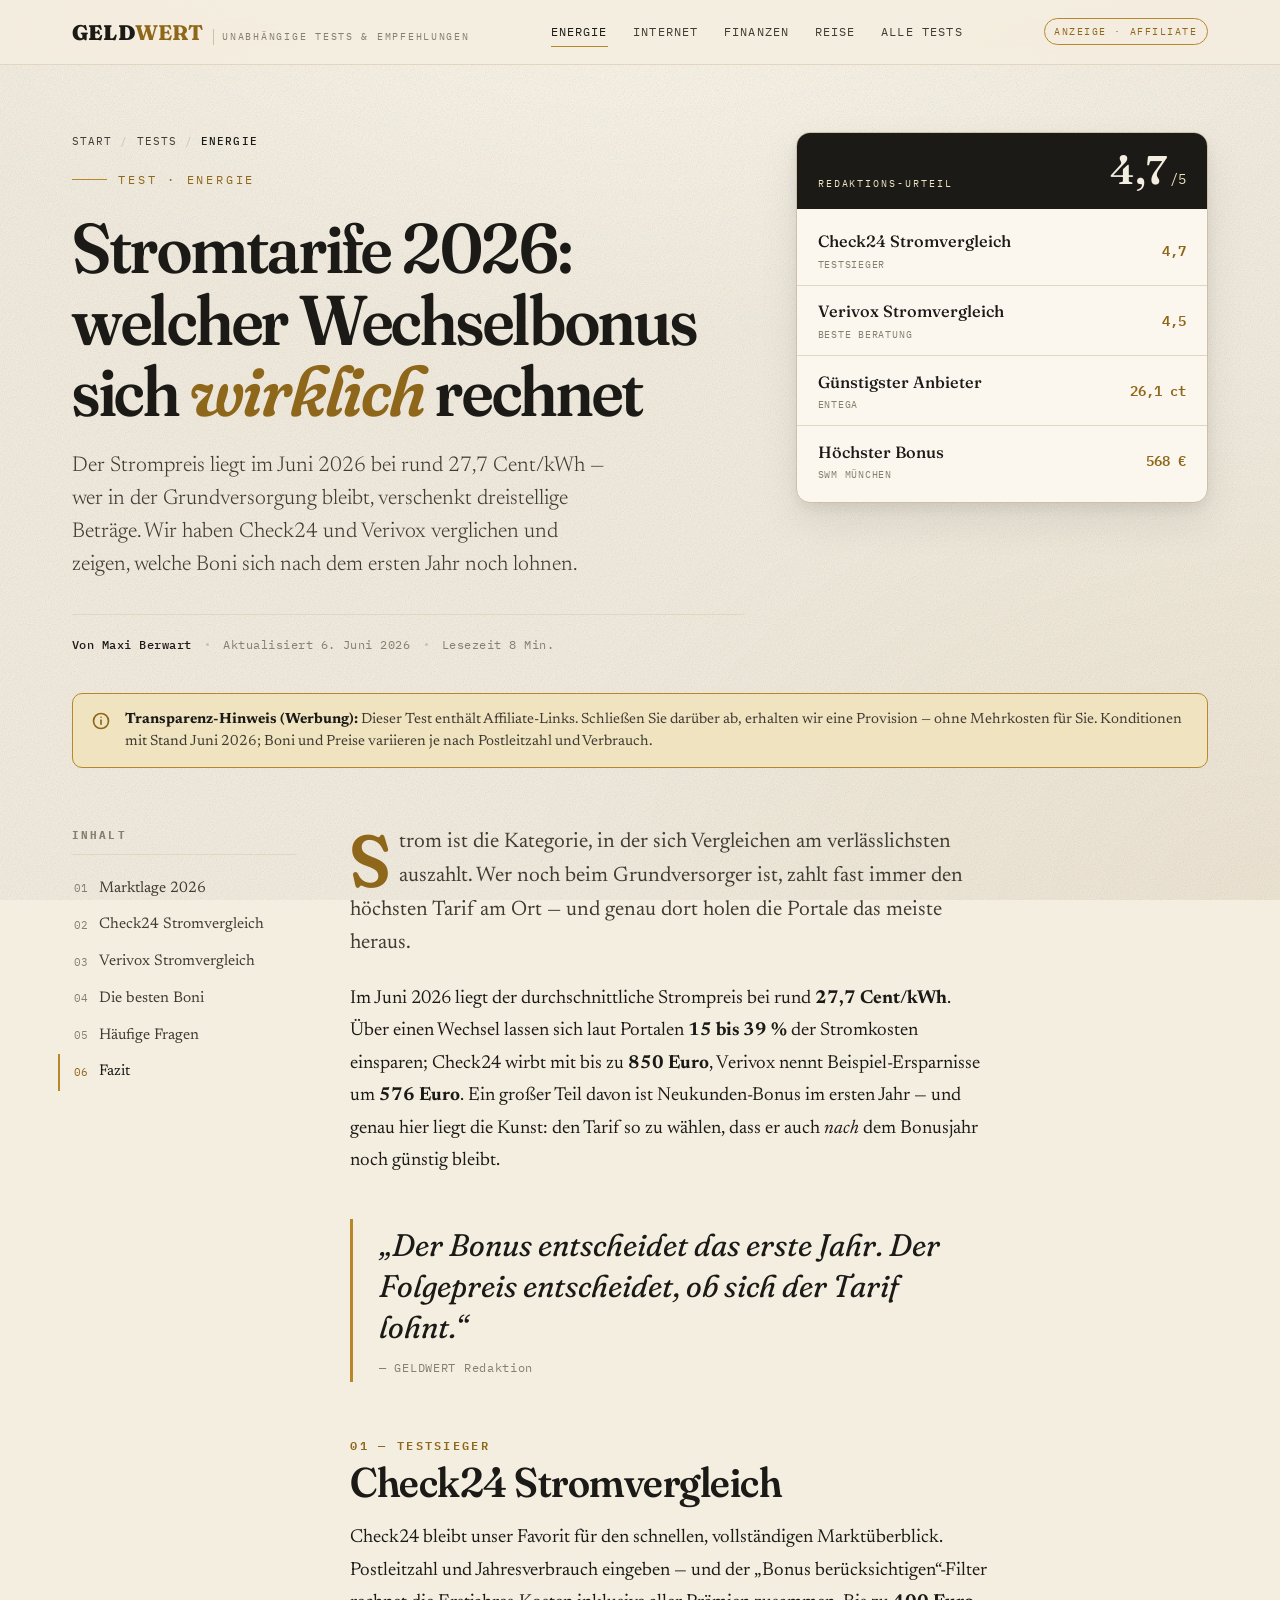
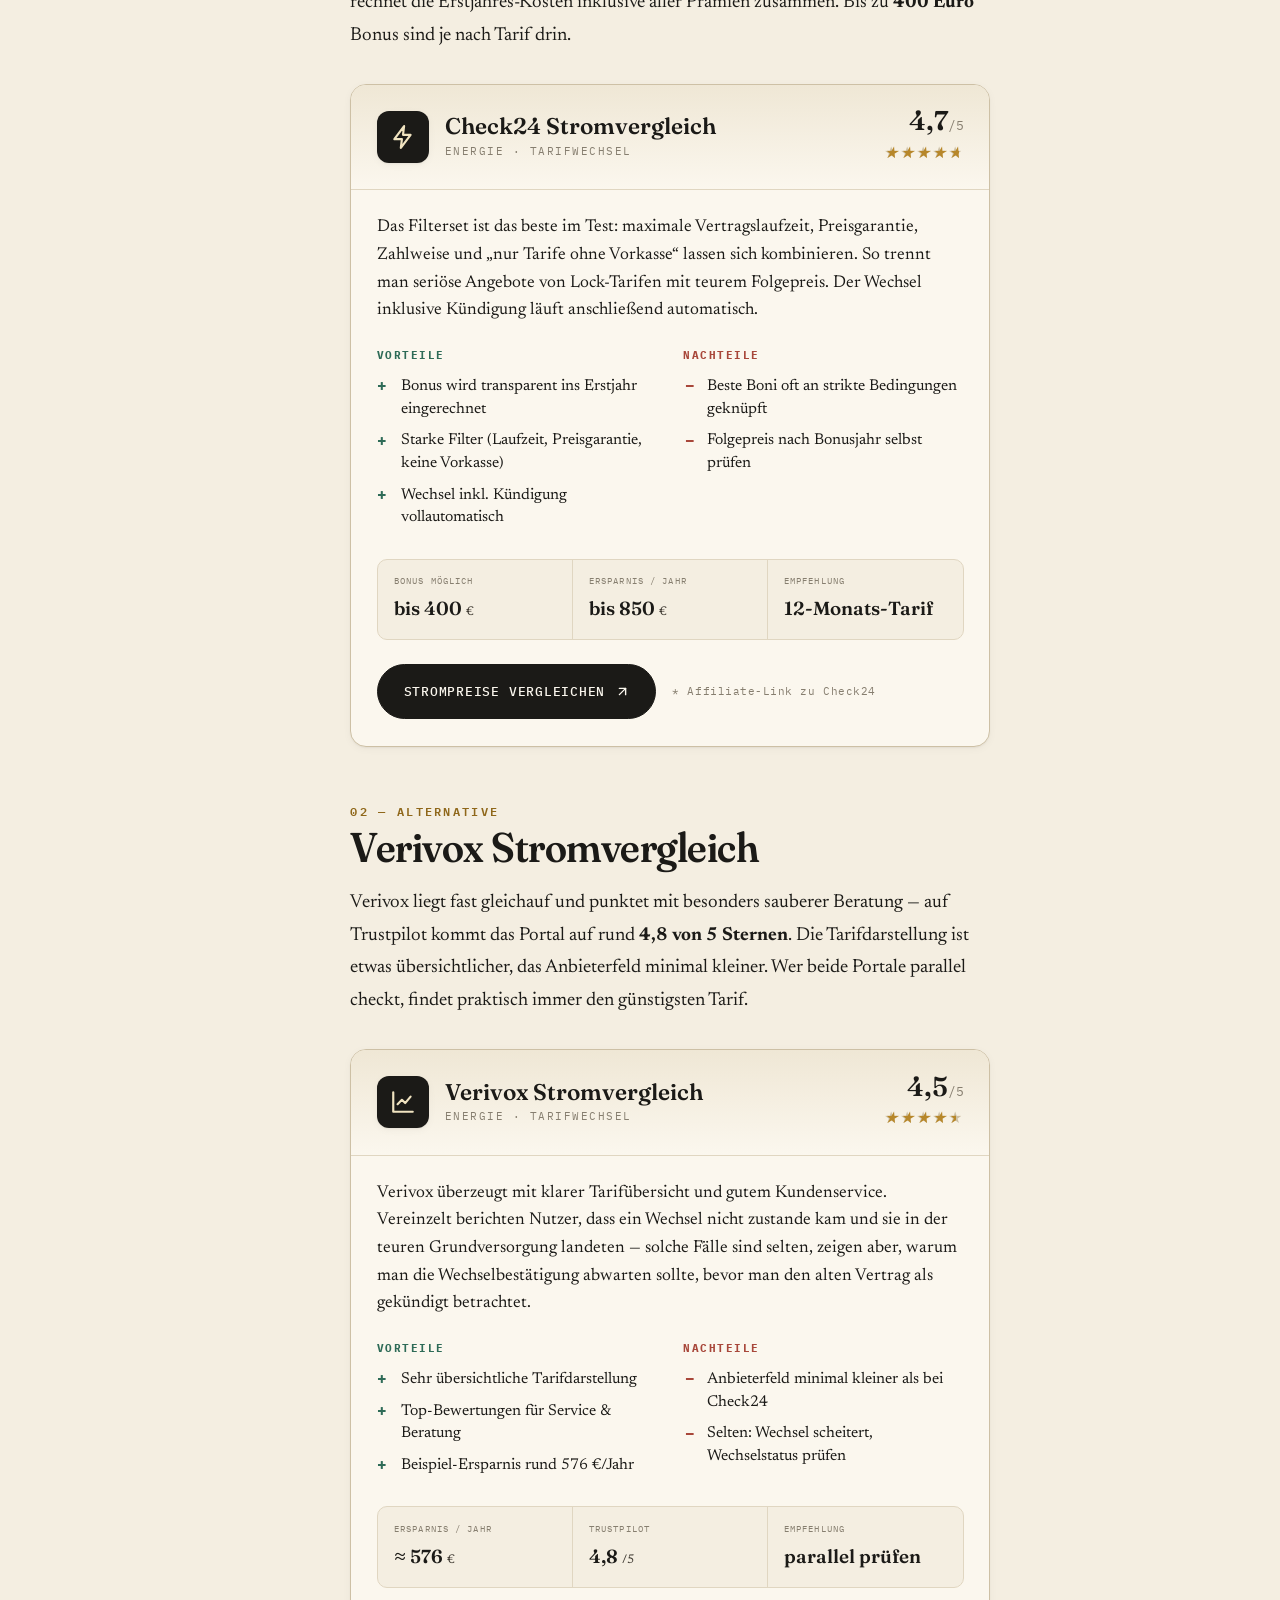
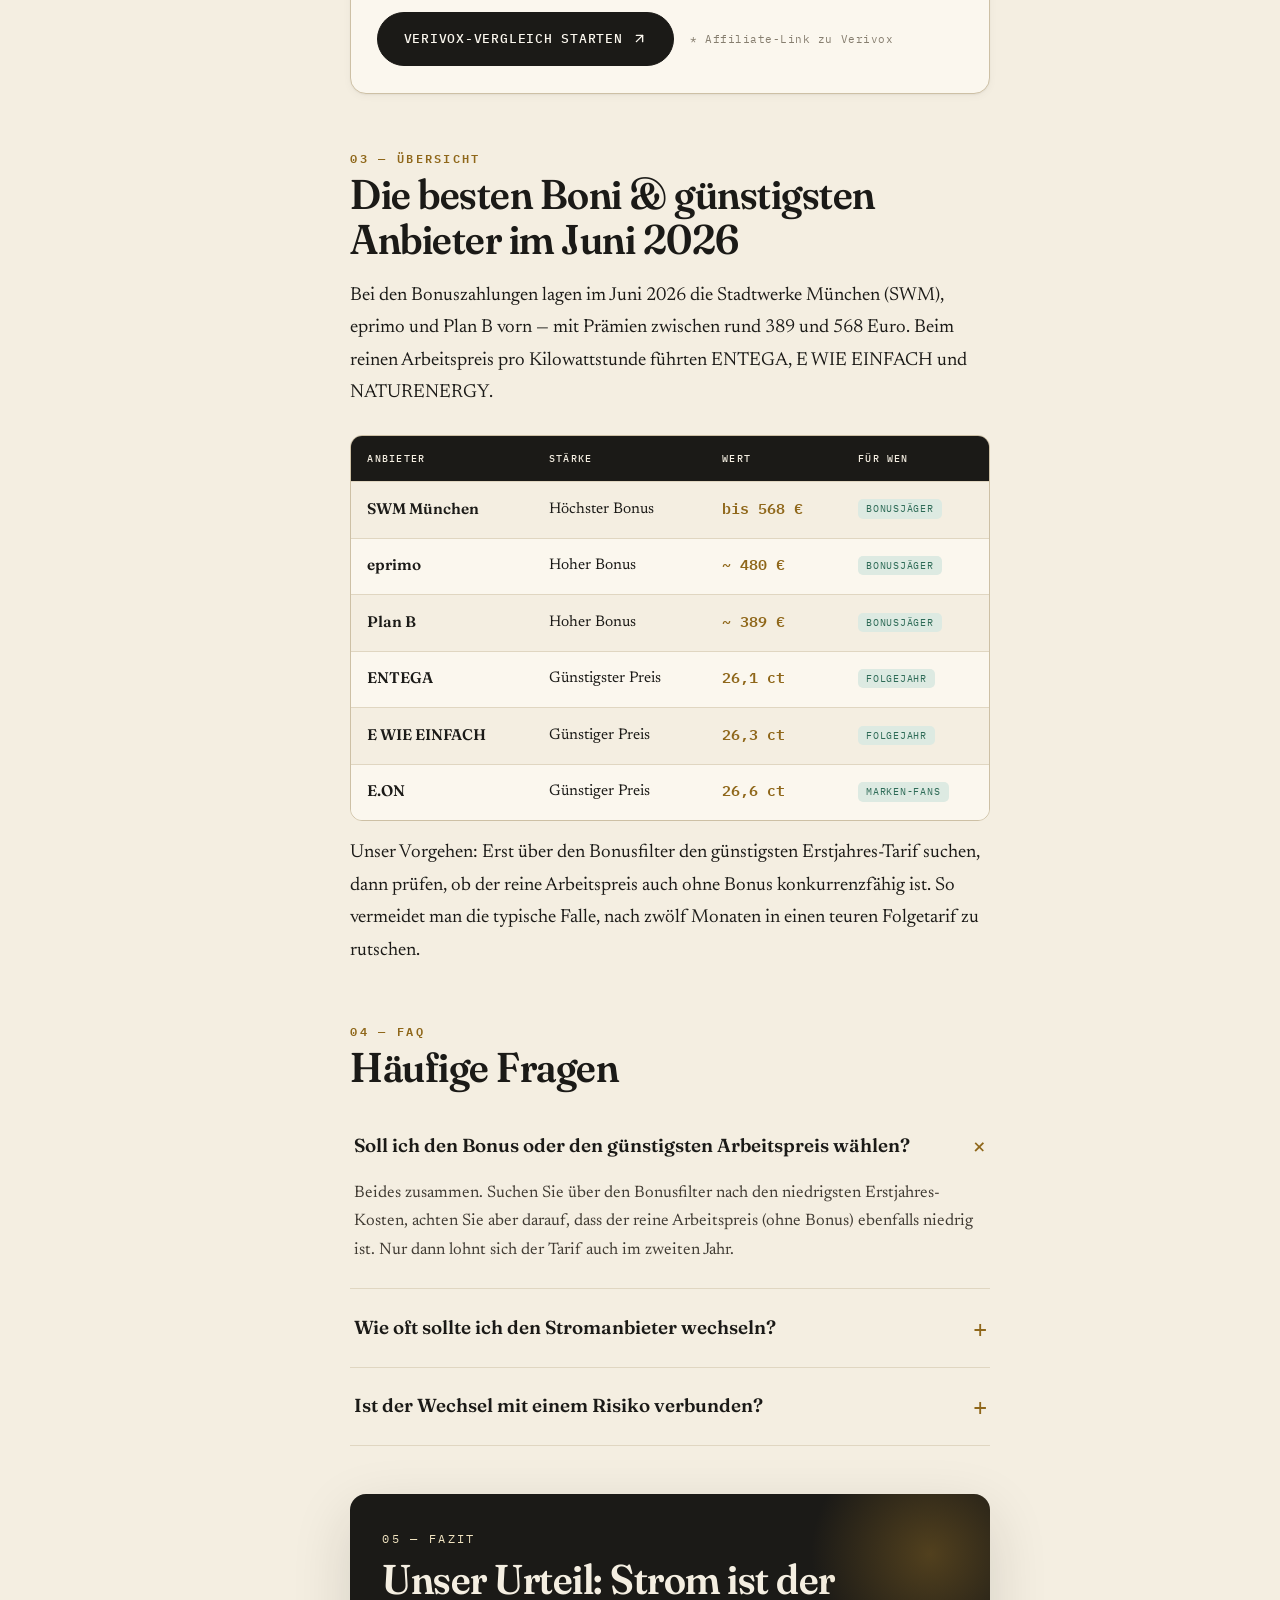
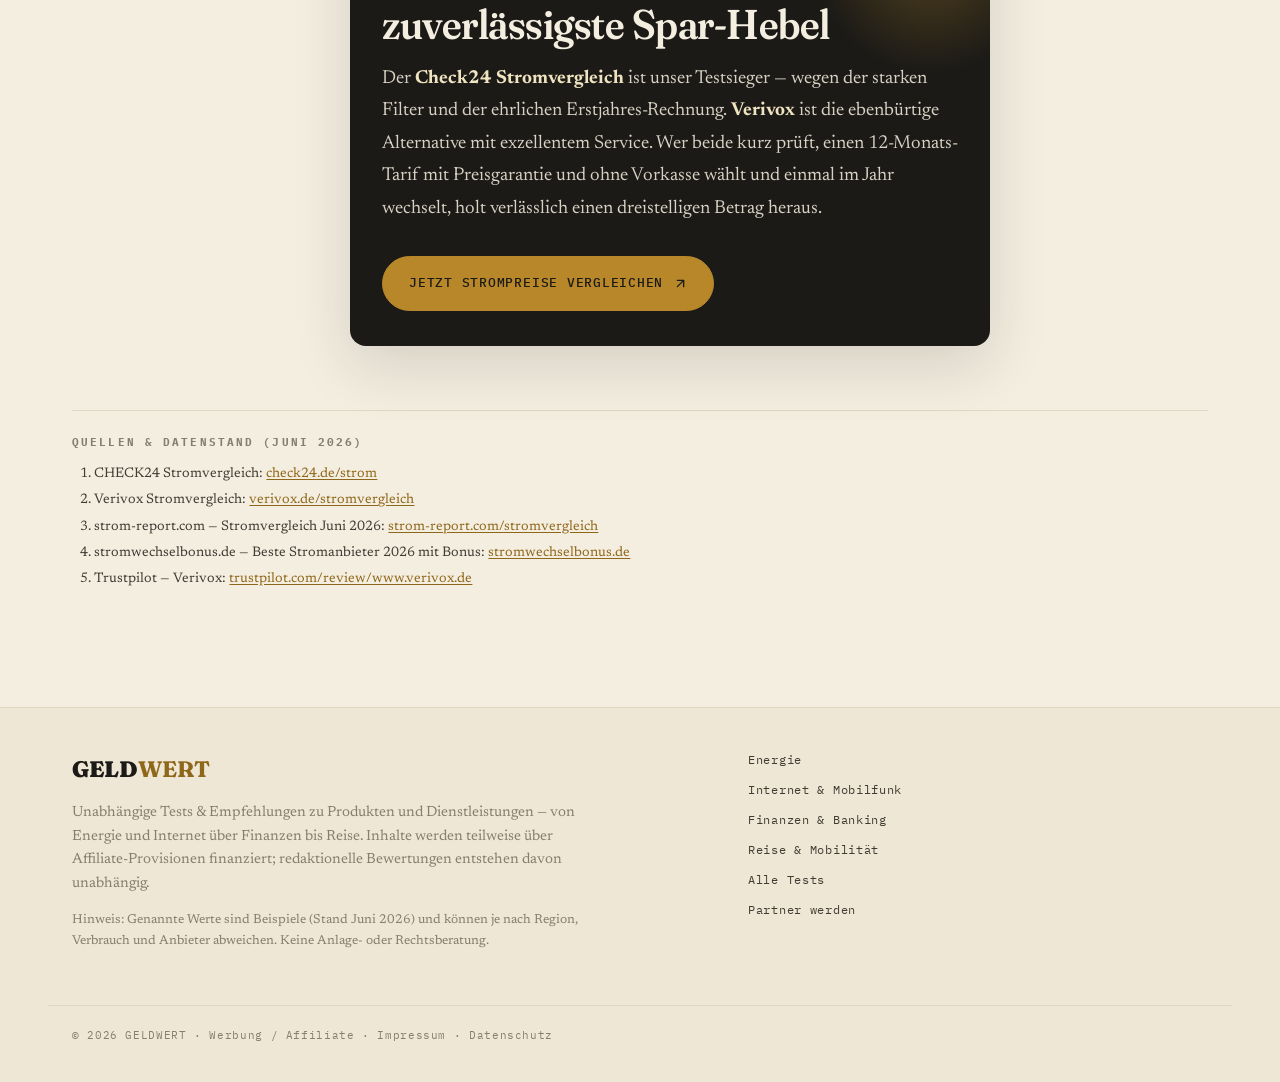
<file: energie.html>
<!DOCTYPE html>
<html lang="de">
<head>
<meta charset="UTF-8" />
<meta name="viewport" content="width=device-width, initial-scale=1.0" />
<title>Stromtarife 2026 im Test: Welcher Wechselbonus sich wirklich rechnet — GELDWERT</title>
<meta name="description" content="Strompreis 27,7 ct/kWh, Boni bis 568 €, Ersparnis bis 850 €: Wir vergleichen Check24 und Verivox und zeigen, welcher Stromtarif 2026 nach dem Bonusjahr noch günstig ist." />

<meta property="og:type" content="article" />
<meta property="og:title" content="Stromtarife 2026 im Test: Welcher Wechselbonus sich wirklich rechnet" />
<meta property="og:description" content="Check24 vs. Verivox, die besten Boni und die Folgepreis-Falle — der GELDWERT Energie-Test 2026." />

<link rel="preconnect" href="https://fonts.googleapis.com" />
<link rel="preconnect" href="https://fonts.gstatic.com" crossorigin />
<link href="https://fonts.googleapis.com/css2?family=Fraunces:ital,opsz,wght@0,9..144,300..900;1,9..144,300..900&family=Newsreader:ital,opsz,wght@0,6..72,300..600;1,6..72,300..500&family=IBM+Plex+Mono:wght@400;500;600&display=swap" rel="stylesheet" />
<link rel="stylesheet" href="assets/styles.css" />
</head>
<body>

<div class="progress" id="progress"></div>

<header class="masthead">
  <div class="masthead-inner">
    <a class="brand" href="index.html">
      <span class="brand-mark">GELD<b>WERT</b></span>
      <span class="brand-tag">Unabhängige Tests &amp; Empfehlungen</span>
    </a>
    <nav class="nav">
      <a href="energie.html" aria-current="page">Energie</a>
      <a href="internet.html">Internet</a>
      <a href="finanzen.html">Finanzen</a>
      <a href="reise.html">Reise</a>
      <a href="tests.html">Alle Tests</a>
    </nav>
    <span class="ad-pill">Anzeige · Affiliate</span>
  </div>
</header>

<main id="top">

  <section class="hero">
    <div>
      <nav class="crumbs anim a1" aria-label="Brotkrumen">
        <a href="index.html">Start</a><span>/</span><a href="tests.html">Tests</a><span>/</span><b>Energie</b>
      </nav>
      <div class="kicker anim a2">Test · Energie</div>
      <h1 class="headline anim a3">Stromtarife 2026: welcher Wechselbonus sich <em>wirklich</em> rechnet</h1>
      <p class="deck anim a4">Der Strompreis liegt im Juni 2026 bei rund 27,7&nbsp;Cent/kWh — wer in der Grundversorgung bleibt, verschenkt dreistellige Beträge. Wir haben Check24 und Verivox verglichen und zeigen, welche Boni sich nach dem ersten Jahr noch lohnen.</p>
      <div class="byline anim a5">
        <span class="author">Von Maxi Berwart</span>
        <span class="dot"></span>
        <span>Aktualisiert 6. Juni 2026</span>
        <span class="dot"></span>
        <span>Lesezeit 8 Min.</span>
      </div>
    </div>

    <aside class="verdict anim a6" aria-label="Redaktions-Urteil">
      <div class="verdict-head">
        <span>Redaktions-Urteil</span>
        <div class="verdict-score"><b>4,7</b><i>/5</i></div>
      </div>
      <ul class="verdict-list">
        <li><span class="vl-name">Check24 Stromvergleich <small>Testsieger</small></span><span class="vl-score">4,7</span></li>
        <li><span class="vl-name">Verivox Stromvergleich <small>Beste Beratung</small></span><span class="vl-score">4,5</span></li>
        <li><span class="vl-name">Günstigster Anbieter <small>ENTEGA</small></span><span class="vl-score">26,1&nbsp;ct</span></li>
        <li><span class="vl-name">Höchster Bonus <small>SWM München</small></span><span class="vl-score">568&nbsp;€</span></li>
      </ul>
    </aside>
  </section>

  <div class="disclosure">
    <div class="disclosure-inner">
      <svg width="20" height="20" viewBox="0 0 24 24" fill="none" stroke="currentColor" stroke-width="2" stroke-linecap="round"><circle cx="12" cy="12" r="9"/><path d="M12 11v5"/><path d="M12 7.5v.01"/></svg>
      <p style="margin:0;"><b>Transparenz-Hinweis (Werbung):</b> Dieser Test enthält Affiliate-Links. Schließen Sie darüber ab, erhalten wir eine Provision — ohne Mehrkosten für Sie. Konditionen mit Stand Juni 2026; Boni und Preise variieren je nach Postleitzahl und Verbrauch.</p>
    </div>
  </div>

  <div class="layout">
    <nav class="toc" aria-label="Inhaltsverzeichnis">
      <h4>Inhalt</h4>
      <ol>
        <li><a href="#lage" class="toc-link">Marktlage 2026</a></li>
        <li><a href="#check24" class="toc-link">Check24 Stromvergleich</a></li>
        <li><a href="#verivox" class="toc-link">Verivox Stromvergleich</a></li>
        <li><a href="#boni" class="toc-link">Die besten Boni</a></li>
        <li><a href="#faq" class="toc-link">Häufige Fragen</a></li>
        <li><a href="#fazit" class="toc-link">Fazit</a></li>
      </ol>
    </nav>

    <article class="article">
      <p class="lead dropcap reveal" id="lage">Strom ist die Kategorie, in der sich Vergleichen am verlässlichsten auszahlt. Wer noch beim Grundversorger ist, zahlt fast immer den höchsten Tarif am Ort — und genau dort holen die Portale das meiste heraus.</p>

      <p class="reveal">Im Juni 2026 liegt der durchschnittliche Strompreis bei rund <strong>27,7&nbsp;Cent/kWh</strong>. Über einen Wechsel lassen sich laut Portalen <strong>15 bis 39&nbsp;%</strong> der Stromkosten einsparen; Check24 wirbt mit bis zu <strong>850&nbsp;Euro</strong>, Verivox nennt Beispiel-Ersparnisse um <strong>576&nbsp;Euro</strong>. Ein großer Teil davon ist Neukunden-Bonus im ersten Jahr — und genau hier liegt die Kunst: den Tarif so zu wählen, dass er auch <em>nach</em> dem Bonusjahr noch günstig bleibt.</p>

      <blockquote class="pullquote reveal">„Der Bonus entscheidet das erste Jahr. Der Folgepreis entscheidet, ob sich der Tarif lohnt.“<cite>— GELDWERT Redaktion</cite></blockquote>

      <h2 id="check24" class="reveal"><span class="sec-num">01 — Testsieger</span>Check24 Stromvergleich</h2>
      <p class="reveal">Check24 bleibt unser Favorit für den schnellen, vollständigen Marktüberblick. Postleitzahl und Jahresverbrauch eingeben — und der „Bonus berücksichtigen“-Filter rechnet die Erstjahres-Kosten inklusive aller Prämien zusammen. Bis zu <strong>400&nbsp;Euro</strong> Bonus sind je nach Tarif drin.</p>

      <div class="product reveal" aria-label="Bewertung Check24 Stromvergleich">
        <div class="product-top">
          <div class="product-id">
            <div class="product-glyph"><svg viewBox="0 0 24 24" fill="none" stroke="currentColor" stroke-width="2" stroke-linecap="round" stroke-linejoin="round"><path d="M13 2 4 14h7l-1 8 9-12h-7l1-8Z"/></svg></div>
            <div><h3>Check24 Stromvergleich</h3><p>Energie · Tarifwechsel</p></div>
          </div>
          <div class="product-rate"><div class="num">4,7<small>/5</small></div><div class="stars"><i style="width:94%"></i></div></div>
        </div>
        <div class="product-body">
          <p>Das Filterset ist das beste im Test: maximale Vertragslaufzeit, Preisgarantie, Zahlweise und „nur Tarife ohne Vorkasse“ lassen sich kombinieren. So trennt man seriöse Angebote von Lock-Tarifen mit teurem Folgepreis. Der Wechsel inklusive Kündigung läuft anschließend automatisch.</p>
          <div class="proscons">
            <div class="pros"><h5>Vorteile</h5><ul>
              <li>Bonus wird transparent ins Erstjahr eingerechnet</li>
              <li>Starke Filter (Laufzeit, Preisgarantie, keine Vorkasse)</li>
              <li>Wechsel inkl. Kündigung vollautomatisch</li>
            </ul></div>
            <div class="cons"><h5>Nachteile</h5><ul>
              <li>Beste Boni oft an strikte Bedingungen geknüpft</li>
              <li>Folgepreis nach Bonusjahr selbst prüfen</li>
            </ul></div>
          </div>
          <dl class="facts">
            <div class="fact"><dt>Bonus möglich</dt><dd>bis 400&nbsp;<small>€</small></dd></div>
            <div class="fact"><dt>Ersparnis / Jahr</dt><dd>bis 850&nbsp;<small>€</small></dd></div>
            <div class="fact"><dt>Empfehlung</dt><dd>12-Monats-Tarif</dd></div>
          </dl>
          <div class="cta-row">
            <a class="cta" href="#" rel="sponsored nofollow noopener" target="_blank">Strompreise vergleichen
              <svg width="15" height="15" viewBox="0 0 24 24" fill="none" stroke="currentColor" stroke-width="2.2" stroke-linecap="round" stroke-linejoin="round"><path d="M7 17 17 7"/><path d="M7 7h10v10"/></svg>
            </a>
            <span class="cta-note">* Affiliate-Link zu Check24</span>
          </div>
        </div>
      </div>

      <h2 id="verivox" class="reveal"><span class="sec-num">02 — Alternative</span>Verivox Stromvergleich</h2>
      <p class="reveal">Verivox liegt fast gleichauf und punktet mit besonders sauberer Beratung — auf Trustpilot kommt das Portal auf rund <strong>4,8 von 5 Sternen</strong>. Die Tarifdarstellung ist etwas übersichtlicher, das Anbieterfeld minimal kleiner. Wer beide Portale parallel checkt, findet praktisch immer den günstigsten Tarif.</p>

      <div class="product reveal" aria-label="Bewertung Verivox Stromvergleich">
        <div class="product-top">
          <div class="product-id">
            <div class="product-glyph"><svg viewBox="0 0 24 24" fill="none" stroke="currentColor" stroke-width="2" stroke-linecap="round" stroke-linejoin="round"><path d="M3 3v18h18"/><path d="m7 14 4-4 3 3 5-6"/></svg></div>
            <div><h3>Verivox Stromvergleich</h3><p>Energie · Tarifwechsel</p></div>
          </div>
          <div class="product-rate"><div class="num">4,5<small>/5</small></div><div class="stars"><i style="width:90%"></i></div></div>
        </div>
        <div class="product-body">
          <p>Verivox überzeugt mit klarer Tarifübersicht und gutem Kundenservice. Vereinzelt berichten Nutzer, dass ein Wechsel nicht zustande kam und sie in der teuren Grundversorgung landeten — solche Fälle sind selten, zeigen aber, warum man die Wechselbestätigung abwarten sollte, bevor man den alten Vertrag als gekündigt betrachtet.</p>
          <div class="proscons">
            <div class="pros"><h5>Vorteile</h5><ul>
              <li>Sehr übersichtliche Tarifdarstellung</li>
              <li>Top-Bewertungen für Service &amp; Beratung</li>
              <li>Beispiel-Ersparnis rund 576&nbsp;€/Jahr</li>
            </ul></div>
            <div class="cons"><h5>Nachteile</h5><ul>
              <li>Anbieterfeld minimal kleiner als bei Check24</li>
              <li>Selten: Wechsel scheitert, Wechselstatus prüfen</li>
            </ul></div>
          </div>
          <dl class="facts">
            <div class="fact"><dt>Ersparnis / Jahr</dt><dd>≈ 576&nbsp;<small>€</small></dd></div>
            <div class="fact"><dt>Trustpilot</dt><dd>4,8&nbsp;<small>/5</small></dd></div>
            <div class="fact"><dt>Empfehlung</dt><dd>parallel prüfen</dd></div>
          </dl>
          <div class="cta-row">
            <a class="cta" href="#" rel="sponsored nofollow noopener" target="_blank">Verivox-Vergleich starten
              <svg width="15" height="15" viewBox="0 0 24 24" fill="none" stroke="currentColor" stroke-width="2.2" stroke-linecap="round" stroke-linejoin="round"><path d="M7 17 17 7"/><path d="M7 7h10v10"/></svg>
            </a>
            <span class="cta-note">* Affiliate-Link zu Verivox</span>
          </div>
        </div>
      </div>

      <h2 id="boni" class="reveal"><span class="sec-num">03 — Übersicht</span>Die besten Boni &amp; günstigsten Anbieter im Juni 2026</h2>
      <p class="reveal">Bei den Bonuszahlungen lagen im Juni 2026 die Stadtwerke München (SWM), eprimo und Plan B vorn — mit Prämien zwischen rund 389 und 568&nbsp;Euro. Beim reinen Arbeitspreis pro Kilowattstunde führten ENTEGA, E WIE EINFACH und NATURENERGY.</p>

      <div class="table-wrap reveal">
        <table>
          <thead><tr><th>Anbieter</th><th>Stärke</th><th>Wert</th><th>Für wen</th></tr></thead>
          <tbody>
            <tr><td><span class="pname">SWM München</span></td><td>Höchster Bonus</td><td><span class="score">bis 568&nbsp;€</span></td><td><span class="badge">Bonusjäger</span></td></tr>
            <tr><td><span class="pname">eprimo</span></td><td>Hoher Bonus</td><td><span class="score">~ 480&nbsp;€</span></td><td><span class="badge">Bonusjäger</span></td></tr>
            <tr><td><span class="pname">Plan B</span></td><td>Hoher Bonus</td><td><span class="score">~ 389&nbsp;€</span></td><td><span class="badge">Bonusjäger</span></td></tr>
            <tr><td><span class="pname">ENTEGA</span></td><td>Günstigster Preis</td><td><span class="score">26,1&nbsp;ct</span></td><td><span class="badge">Folgejahr</span></td></tr>
            <tr><td><span class="pname">E WIE EINFACH</span></td><td>Günstiger Preis</td><td><span class="score">26,3&nbsp;ct</span></td><td><span class="badge">Folgejahr</span></td></tr>
            <tr><td><span class="pname">E.ON</span></td><td>Günstiger Preis</td><td><span class="score">26,6&nbsp;ct</span></td><td><span class="badge">Marken-Fans</span></td></tr>
          </tbody>
        </table>
      </div>
      <p class="reveal">Unser Vorgehen: Erst über den Bonusfilter den günstigsten Erstjahres-Tarif suchen, dann prüfen, ob der reine Arbeitspreis auch ohne Bonus konkurrenzfähig ist. So vermeidet man die typische Falle, nach zwölf Monaten in einen teuren Folgetarif zu rutschen.</p>

      <h2 id="faq" class="reveal"><span class="sec-num">04 — FAQ</span>Häufige Fragen</h2>
      <div class="faq reveal">
        <details open><summary>Soll ich den Bonus oder den günstigsten Arbeitspreis wählen?</summary><p>Beides zusammen. Suchen Sie über den Bonusfilter nach den niedrigsten Erstjahres-Kosten, achten Sie aber darauf, dass der reine Arbeitspreis (ohne Bonus) ebenfalls niedrig ist. Nur dann lohnt sich der Tarif auch im zweiten Jahr.</p></details>
        <details><summary>Wie oft sollte ich den Stromanbieter wechseln?</summary><p>Einmal jährlich. Viele Top-Tarife sind Neukundenangebote mit Bonus im ersten Jahr. Wer regelmäßig vergleicht, sichert sich immer wieder die Boni und entgeht dem teuren Folgepreis.</p></details>
        <details><summary>Ist der Wechsel mit einem Risiko verbunden?</summary><p>Die Stromversorgung selbst ist nie gefährdet — sie ist gesetzlich abgesichert. Achten Sie auf seriöse Anbieter ohne Vorkasse oder Kaution und warten Sie die Wechselbestätigung ab, bevor Sie den alten Vertrag als beendet betrachten.</p></details>
      </div>

      <section class="finale reveal" id="fazit">
        <span class="sec-num">05 — Fazit</span>
        <h2>Unser Urteil: Strom ist der zuverlässigste Spar-Hebel</h2>
        <p>Der <strong style="color:var(--gold-soft)">Check24 Stromvergleich</strong> ist unser Testsieger — wegen der starken Filter und der ehrlichen Erstjahres-Rechnung. <strong style="color:var(--gold-soft)">Verivox</strong> ist die ebenbürtige Alternative mit exzellentem Service. Wer beide kurz prüft, einen 12-Monats-Tarif mit Preisgarantie und ohne Vorkasse wählt und einmal im Jahr wechselt, holt verlässlich einen dreistelligen Betrag heraus.</p>
        <a class="cta" href="#" rel="sponsored nofollow noopener" target="_blank">Jetzt Strompreise vergleichen
          <svg width="15" height="15" viewBox="0 0 24 24" fill="none" stroke="currentColor" stroke-width="2.2" stroke-linecap="round" stroke-linejoin="round"><path d="M7 17 17 7"/><path d="M7 7h10v10"/></svg>
        </a>
      </section>
    </article>
  </div>

  <section class="sources">
    <div class="sources-inner">
      <h4>Quellen &amp; Datenstand (Juni 2026)</h4>
      <ol>
        <li>CHECK24 Stromvergleich: <a href="https://www.check24.de/strom/" target="_blank" rel="noopener nofollow">check24.de/strom</a></li>
        <li>Verivox Stromvergleich: <a href="https://www.verivox.de/stromvergleich/" target="_blank" rel="noopener nofollow">verivox.de/stromvergleich</a></li>
        <li>strom-report.com — Stromvergleich Juni 2026: <a href="https://strom-report.com/stromvergleich/" target="_blank" rel="noopener nofollow">strom-report.com/stromvergleich</a></li>
        <li>stromwechselbonus.de — Beste Stromanbieter 2026 mit Bonus: <a href="https://stromwechselbonus.de/die-besten-stromanbieter-2026-mit-bonus/" target="_blank" rel="noopener nofollow">stromwechselbonus.de</a></li>
        <li>Trustpilot — Verivox: <a href="https://www.trustpilot.com/review/www.verivox.de" target="_blank" rel="noopener nofollow">trustpilot.com/review/www.verivox.de</a></li>
      </ol>
    </div>
  </section>
</main>

<footer>
  <div class="foot-inner">
    <div>
      <div class="foot-brand">GELD<b>WERT</b></div>
      <p style="margin-top:.8rem;">Unabhängige Tests &amp; Empfehlungen zu Produkten und Dienstleistungen — von Energie und Internet über Finanzen bis Reise. Inhalte werden teilweise über Affiliate-Provisionen finanziert; redaktionelle Bewertungen entstehen davon unabhängig.</p>
      <p style="margin-top:.6rem; font-size:.8rem;">Hinweis: Genannte Werte sind Beispiele (Stand Juni 2026) und können je nach Region, Verbrauch und Anbieter abweichen. Keine Anlage- oder Rechtsberatung.</p>
    </div>
    <nav class="foot-links" aria-label="Footer">
      <a href="energie.html">Energie</a>
      <a href="internet.html">Internet &amp; Mobilfunk</a>
      <a href="finanzen.html">Finanzen &amp; Banking</a>
      <a href="reise.html">Reise &amp; Mobilität</a>
      <a href="tests.html">Alle Tests</a>
      <a href="#">Partner werden</a>
    </nav>
  </div>
  <div class="copyright">© <span id="year"></span> GELDWERT · Werbung / Affiliate · Impressum · Datenschutz</div>
</footer>

<script src="assets/site.js"></script>
</body>
</html>
</file>
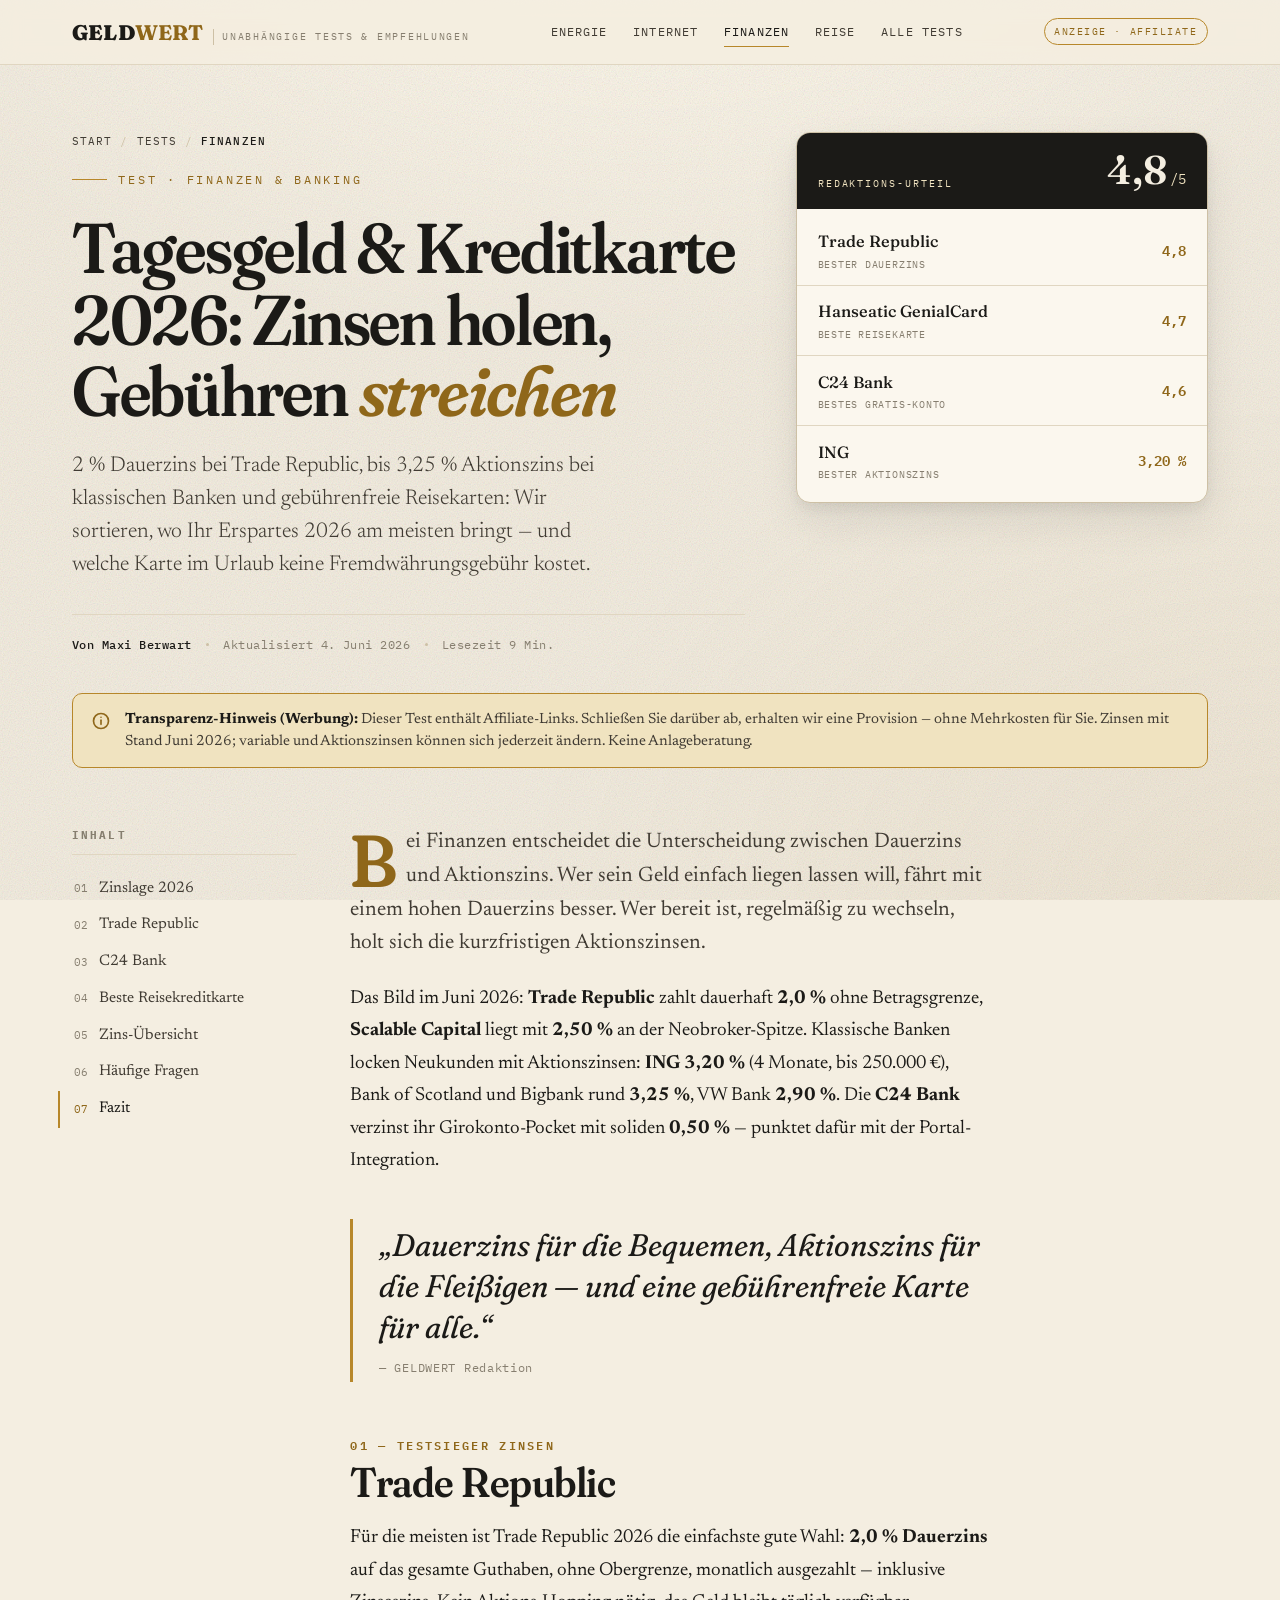
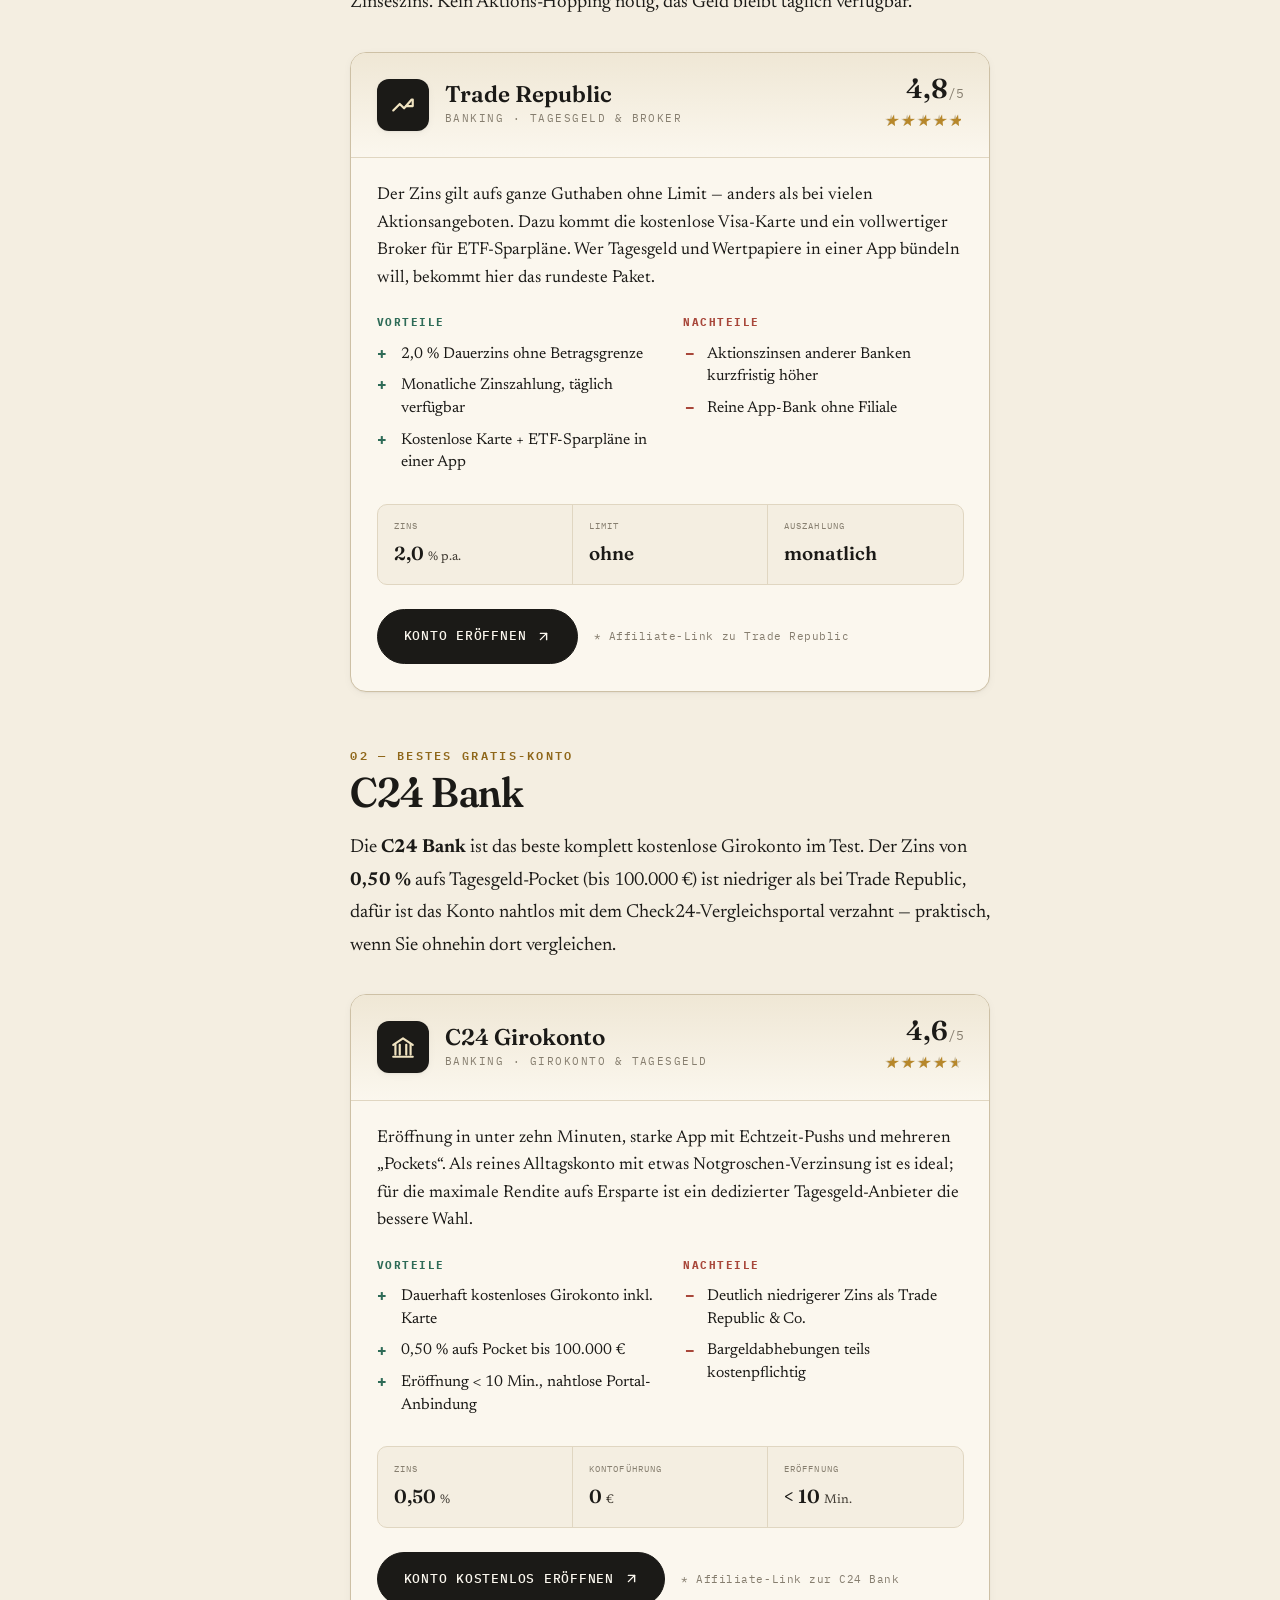
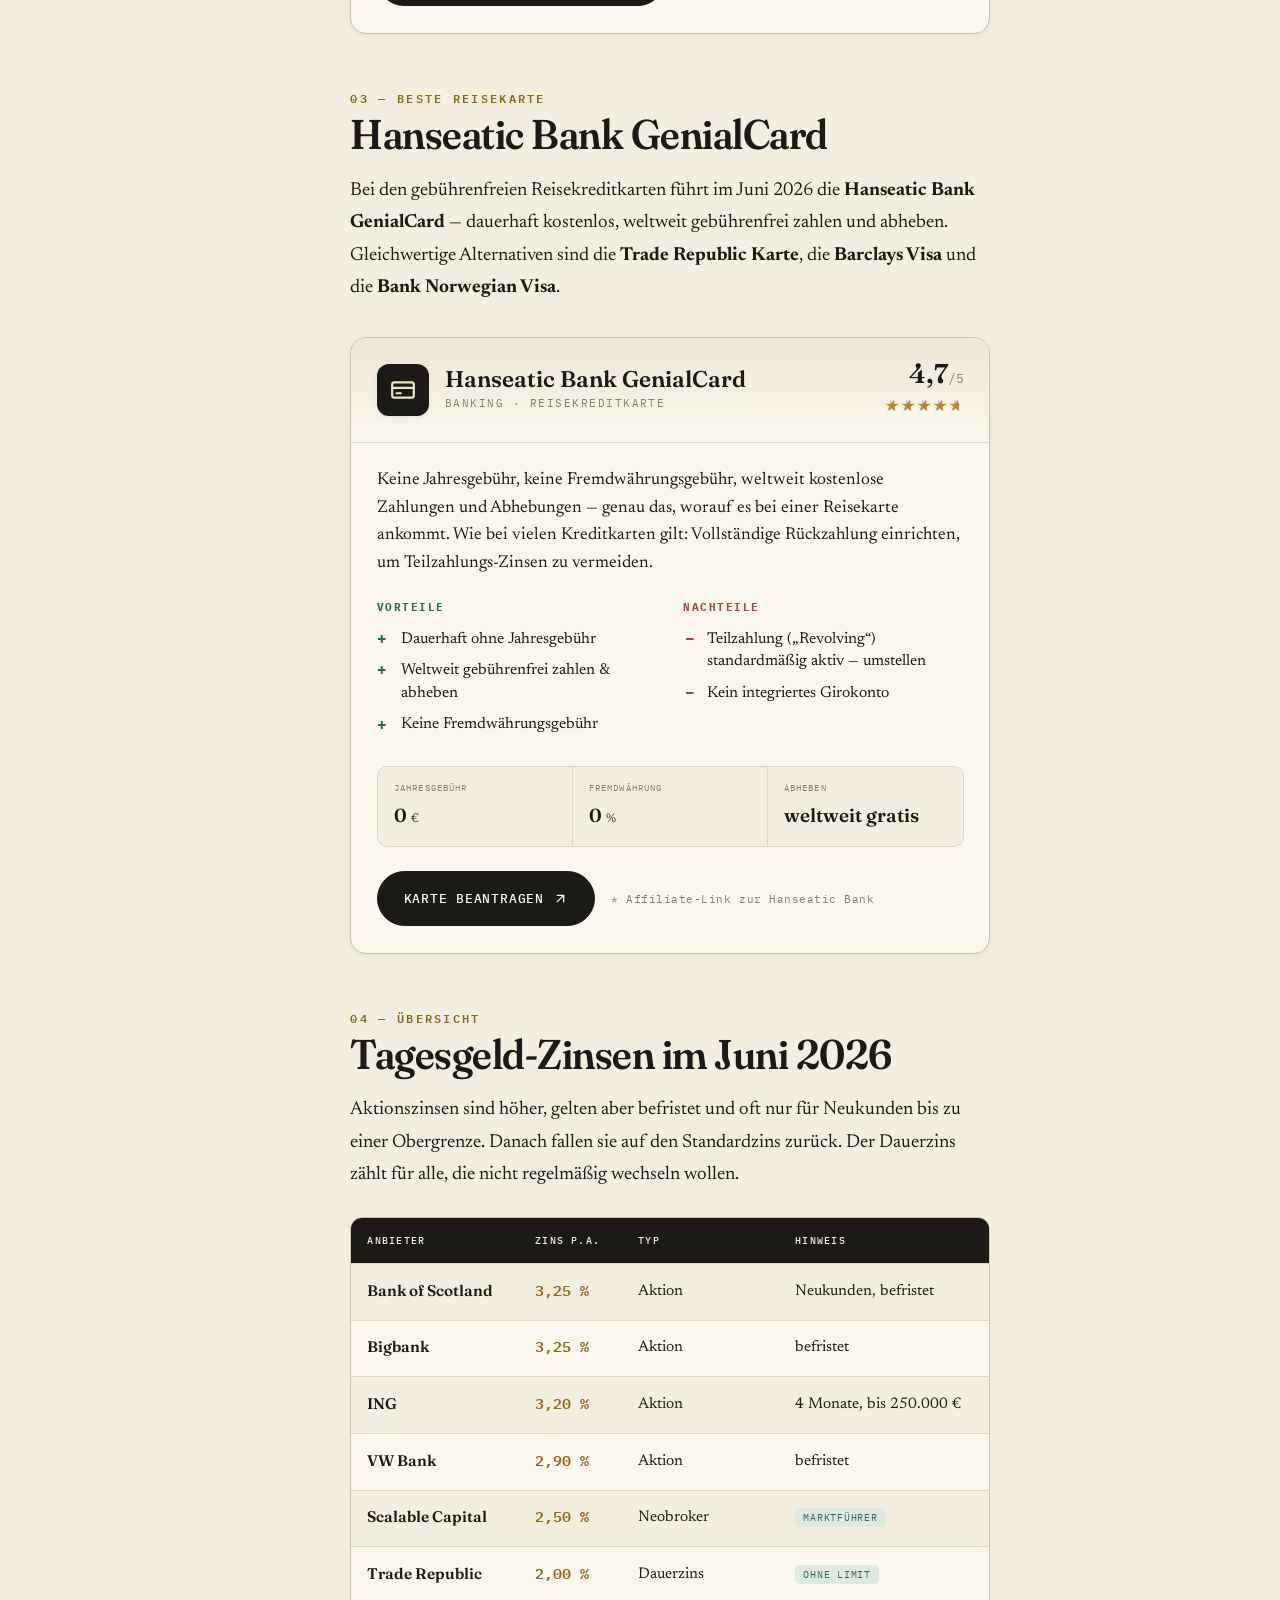
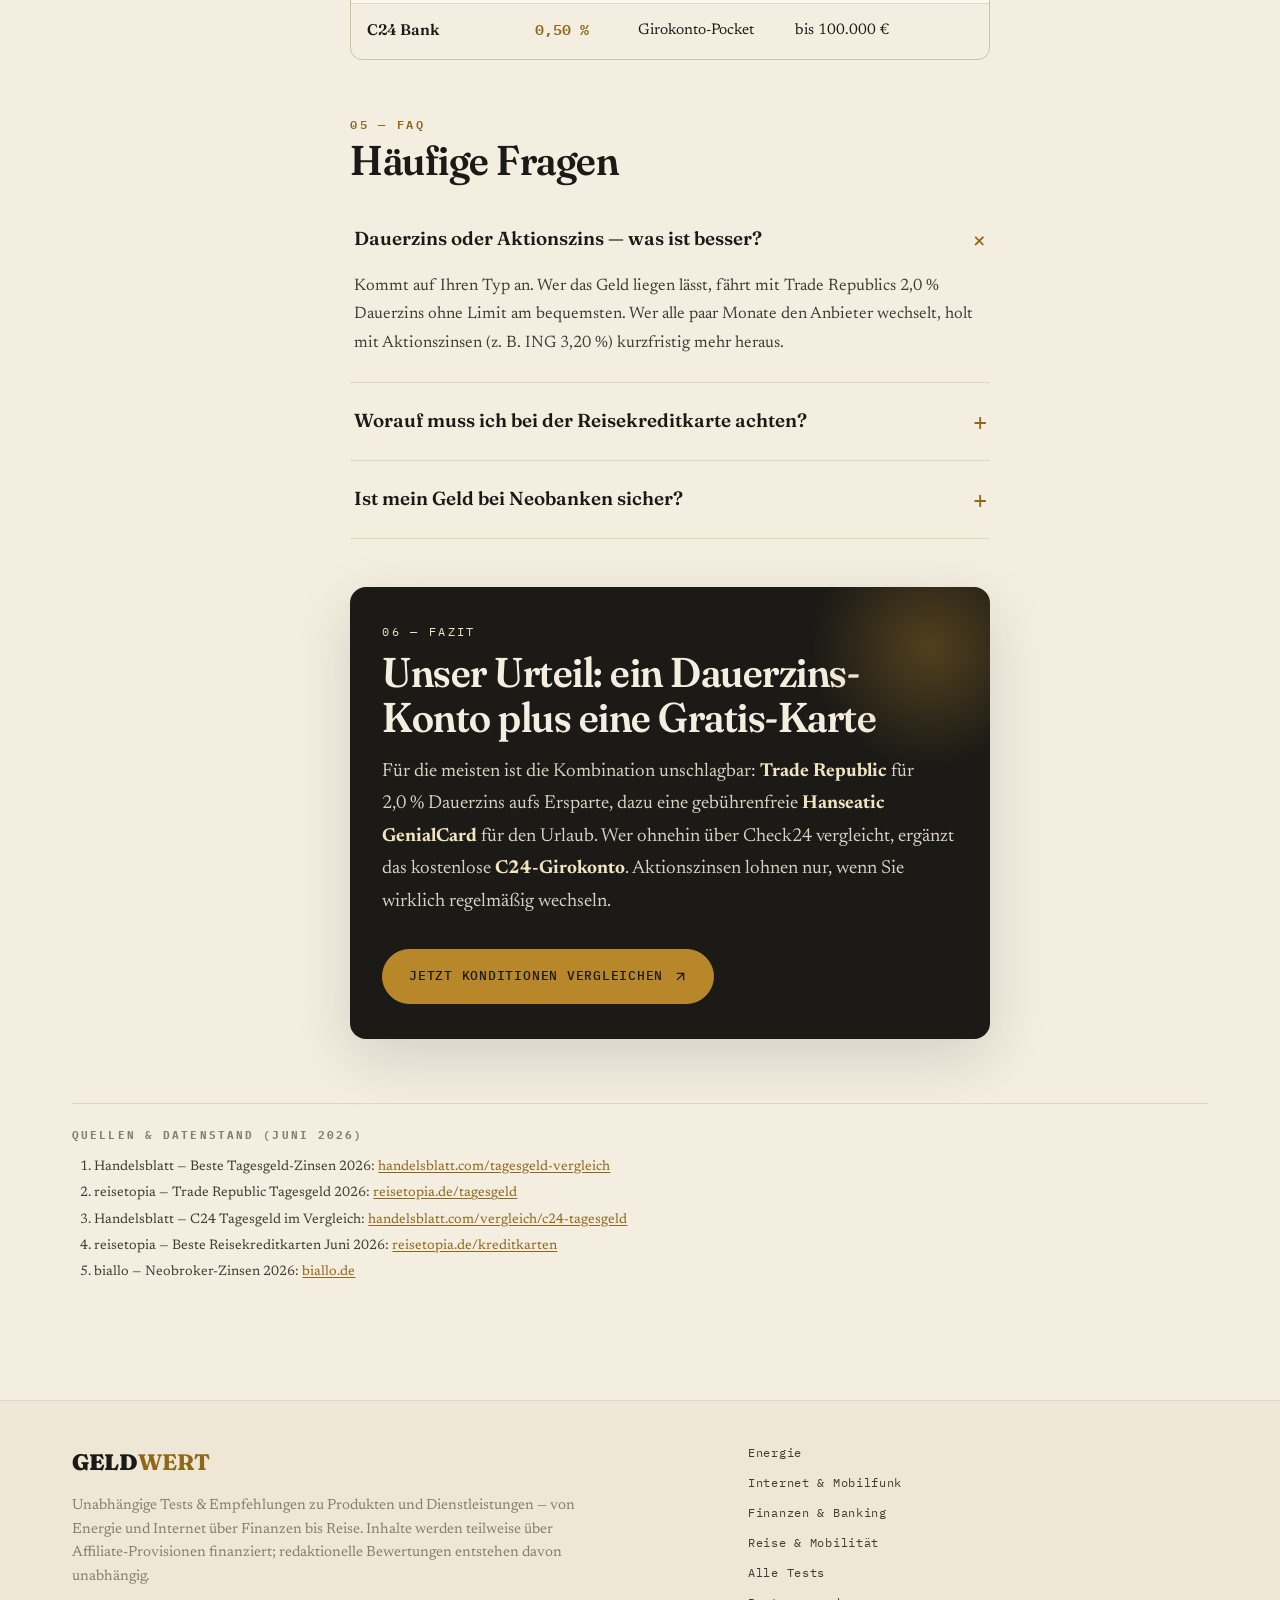
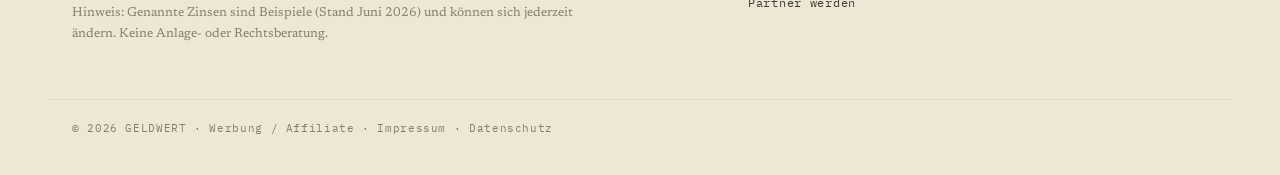
<file: finanzen.html>
<!DOCTYPE html>
<html lang="de">
<head>
<meta charset="UTF-8" />
<meta name="viewport" content="width=device-width, initial-scale=1.0" />
<title>Tagesgeld &amp; Kreditkarte 2026 im Test: 2 % Dauerzins und 0 € Gebühren — GELDWERT</title>
<meta name="description" content="Trade Republic 2 %, Scalable 2,5 %, ING 3,2 % Aktion, C24 Bank 0,5 %: Wir vergleichen die besten Tagesgeld-Zinsen 2026 und die beste gebührenfreie Reisekreditkarte." />

<meta property="og:type" content="article" />
<meta property="og:title" content="Tagesgeld & Kreditkarte 2026 im Test: 2 % Dauerzins und 0 € Gebühren" />
<meta property="og:description" content="Trade Republic, C24, Scalable, ING und die beste Reisekreditkarte — der GELDWERT Finanz-Test 2026." />

<link rel="preconnect" href="https://fonts.googleapis.com" />
<link rel="preconnect" href="https://fonts.gstatic.com" crossorigin />
<link href="https://fonts.googleapis.com/css2?family=Fraunces:ital,opsz,wght@0,9..144,300..900;1,9..144,300..900&family=Newsreader:ital,opsz,wght@0,6..72,300..600;1,6..72,300..500&family=IBM+Plex+Mono:wght@400;500;600&display=swap" rel="stylesheet" />
<link rel="stylesheet" href="assets/styles.css" />
</head>
<body>

<div class="progress" id="progress"></div>

<header class="masthead">
  <div class="masthead-inner">
    <a class="brand" href="index.html">
      <span class="brand-mark">GELD<b>WERT</b></span>
      <span class="brand-tag">Unabhängige Tests &amp; Empfehlungen</span>
    </a>
    <nav class="nav">
      <a href="energie.html">Energie</a>
      <a href="internet.html">Internet</a>
      <a href="finanzen.html" aria-current="page">Finanzen</a>
      <a href="reise.html">Reise</a>
      <a href="tests.html">Alle Tests</a>
    </nav>
    <span class="ad-pill">Anzeige · Affiliate</span>
  </div>
</header>

<main id="top">

  <section class="hero">
    <div>
      <nav class="crumbs anim a1" aria-label="Brotkrumen">
        <a href="index.html">Start</a><span>/</span><a href="tests.html">Tests</a><span>/</span><b>Finanzen</b>
      </nav>
      <div class="kicker anim a2">Test · Finanzen &amp; Banking</div>
      <h1 class="headline anim a3">Tagesgeld &amp; Kreditkarte 2026: Zinsen holen, Gebühren <em>streichen</em></h1>
      <p class="deck anim a4">2&nbsp;% Dauerzins bei Trade Republic, bis 3,25&nbsp;% Aktionszins bei klassischen Banken und gebührenfreie Reisekarten: Wir sortieren, wo Ihr Erspartes 2026 am meisten bringt — und welche Karte im Urlaub keine Fremdwährungsgebühr kostet.</p>
      <div class="byline anim a5">
        <span class="author">Von Maxi Berwart</span>
        <span class="dot"></span>
        <span>Aktualisiert 4. Juni 2026</span>
        <span class="dot"></span>
        <span>Lesezeit 9 Min.</span>
      </div>
    </div>

    <aside class="verdict anim a6" aria-label="Redaktions-Urteil">
      <div class="verdict-head">
        <span>Redaktions-Urteil</span>
        <div class="verdict-score"><b>4,8</b><i>/5</i></div>
      </div>
      <ul class="verdict-list">
        <li><span class="vl-name">Trade Republic <small>Bester Dauerzins</small></span><span class="vl-score">4,8</span></li>
        <li><span class="vl-name">Hanseatic GenialCard <small>Beste Reisekarte</small></span><span class="vl-score">4,7</span></li>
        <li><span class="vl-name">C24 Bank <small>Bestes Gratis-Konto</small></span><span class="vl-score">4,6</span></li>
        <li><span class="vl-name">ING <small>Bester Aktionszins</small></span><span class="vl-score">3,20&nbsp;%</span></li>
      </ul>
    </aside>
  </section>

  <div class="disclosure">
    <div class="disclosure-inner">
      <svg width="20" height="20" viewBox="0 0 24 24" fill="none" stroke="currentColor" stroke-width="2" stroke-linecap="round"><circle cx="12" cy="12" r="9"/><path d="M12 11v5"/><path d="M12 7.5v.01"/></svg>
      <p style="margin:0;"><b>Transparenz-Hinweis (Werbung):</b> Dieser Test enthält Affiliate-Links. Schließen Sie darüber ab, erhalten wir eine Provision — ohne Mehrkosten für Sie. Zinsen mit Stand Juni 2026; variable und Aktionszinsen können sich jederzeit ändern. Keine Anlageberatung.</p>
    </div>
  </div>

  <div class="layout">
    <nav class="toc" aria-label="Inhaltsverzeichnis">
      <h4>Inhalt</h4>
      <ol>
        <li><a href="#lage" class="toc-link">Zinslage 2026</a></li>
        <li><a href="#traderepublic" class="toc-link">Trade Republic</a></li>
        <li><a href="#c24" class="toc-link">C24 Bank</a></li>
        <li><a href="#kreditkarte" class="toc-link">Beste Reisekreditkarte</a></li>
        <li><a href="#zinsen" class="toc-link">Zins-Übersicht</a></li>
        <li><a href="#faq" class="toc-link">Häufige Fragen</a></li>
        <li><a href="#fazit" class="toc-link">Fazit</a></li>
      </ol>
    </nav>

    <article class="article">
      <p class="lead dropcap reveal" id="lage">Bei Finanzen entscheidet die Unterscheidung zwischen Dauerzins und Aktionszins. Wer sein Geld einfach liegen lassen will, fährt mit einem hohen Dauerzins besser. Wer bereit ist, regelmäßig zu wechseln, holt sich die kurzfristigen Aktionszinsen.</p>

      <p class="reveal">Das Bild im Juni 2026: <strong>Trade Republic</strong> zahlt dauerhaft <strong>2,0&nbsp;%</strong> ohne Betragsgrenze, <strong>Scalable Capital</strong> liegt mit <strong>2,50&nbsp;%</strong> an der Neobroker-Spitze. Klassische Banken locken Neukunden mit Aktionszinsen: <strong>ING 3,20&nbsp;%</strong> (4 Monate, bis 250.000&nbsp;€), Bank of Scotland und Bigbank rund <strong>3,25&nbsp;%</strong>, VW Bank <strong>2,90&nbsp;%</strong>. Die <strong>C24 Bank</strong> verzinst ihr Girokonto-Pocket mit soliden <strong>0,50&nbsp;%</strong> — punktet dafür mit der Portal-Integration.</p>

      <blockquote class="pullquote reveal">„Dauerzins für die Bequemen, Aktionszins für die Fleißigen — und eine gebührenfreie Karte für alle.“<cite>— GELDWERT Redaktion</cite></blockquote>

      <h2 id="traderepublic" class="reveal"><span class="sec-num">01 — Testsieger Zinsen</span>Trade Republic</h2>
      <p class="reveal">Für die meisten ist Trade Republic 2026 die einfachste gute Wahl: <strong>2,0&nbsp;% Dauerzins</strong> auf das gesamte Guthaben, ohne Obergrenze, monatlich ausgezahlt — inklusive Zinseszins. Kein Aktions-Hopping nötig, das Geld bleibt täglich verfügbar.</p>

      <div class="product reveal" aria-label="Bewertung Trade Republic">
        <div class="product-top">
          <div class="product-id">
            <div class="product-glyph"><svg viewBox="0 0 24 24" fill="none" stroke="currentColor" stroke-width="2" stroke-linecap="round" stroke-linejoin="round"><path d="M3 17l6-6 4 4 7-8"/><path d="M21 7v6h-6"/></svg></div>
            <div><h3>Trade Republic</h3><p>Banking · Tagesgeld &amp; Broker</p></div>
          </div>
          <div class="product-rate"><div class="num">4,8<small>/5</small></div><div class="stars"><i style="width:96%"></i></div></div>
        </div>
        <div class="product-body">
          <p>Der Zins gilt aufs ganze Guthaben ohne Limit — anders als bei vielen Aktionsangeboten. Dazu kommt die kostenlose Visa-Karte und ein vollwertiger Broker für ETF-Sparpläne. Wer Tagesgeld und Wertpapiere in einer App bündeln will, bekommt hier das rundeste Paket.</p>
          <div class="proscons">
            <div class="pros"><h5>Vorteile</h5><ul>
              <li>2,0&nbsp;% Dauerzins ohne Betragsgrenze</li>
              <li>Monatliche Zinszahlung, täglich verfügbar</li>
              <li>Kostenlose Karte + ETF-Sparpläne in einer App</li>
            </ul></div>
            <div class="cons"><h5>Nachteile</h5><ul>
              <li>Aktionszinsen anderer Banken kurzfristig höher</li>
              <li>Reine App-Bank ohne Filiale</li>
            </ul></div>
          </div>
          <dl class="facts">
            <div class="fact"><dt>Zins</dt><dd>2,0&nbsp;<small>% p.a.</small></dd></div>
            <div class="fact"><dt>Limit</dt><dd>ohne</dd></div>
            <div class="fact"><dt>Auszahlung</dt><dd>monatlich</dd></div>
          </dl>
          <div class="cta-row">
            <a class="cta" href="#" rel="sponsored nofollow noopener" target="_blank">Konto eröffnen
              <svg width="15" height="15" viewBox="0 0 24 24" fill="none" stroke="currentColor" stroke-width="2.2" stroke-linecap="round" stroke-linejoin="round"><path d="M7 17 17 7"/><path d="M7 7h10v10"/></svg>
            </a>
            <span class="cta-note">* Affiliate-Link zu Trade Republic</span>
          </div>
        </div>
      </div>

      <h2 id="c24" class="reveal"><span class="sec-num">02 — Bestes Gratis-Konto</span>C24 Bank</h2>
      <p class="reveal">Die <strong>C24 Bank</strong> ist das beste komplett kostenlose Girokonto im Test. Der Zins von <strong>0,50&nbsp;%</strong> aufs Tagesgeld-Pocket (bis 100.000&nbsp;€) ist niedriger als bei Trade Republic, dafür ist das Konto nahtlos mit dem Check24-Vergleichsportal verzahnt — praktisch, wenn Sie ohnehin dort vergleichen.</p>

      <div class="product reveal" aria-label="Bewertung C24 Bank">
        <div class="product-top">
          <div class="product-id">
            <div class="product-glyph"><svg viewBox="0 0 24 24" fill="none" stroke="currentColor" stroke-width="2" stroke-linecap="round" stroke-linejoin="round"><path d="M3 10 12 4l9 6"/><path d="M5 10v9"/><path d="M19 10v9"/><path d="M9 10v9"/><path d="M15 10v9"/><path d="M3 21h18"/></svg></div>
            <div><h3>C24 Girokonto</h3><p>Banking · Girokonto &amp; Tagesgeld</p></div>
          </div>
          <div class="product-rate"><div class="num">4,6<small>/5</small></div><div class="stars"><i style="width:92%"></i></div></div>
        </div>
        <div class="product-body">
          <p>Eröffnung in unter zehn Minuten, starke App mit Echtzeit-Pushs und mehreren „Pockets“. Als reines Alltagskonto mit etwas Notgroschen-Verzinsung ist es ideal; für die maximale Rendite aufs Ersparte ist ein dedizierter Tagesgeld-Anbieter die bessere Wahl.</p>
          <div class="proscons">
            <div class="pros"><h5>Vorteile</h5><ul>
              <li>Dauerhaft kostenloses Girokonto inkl. Karte</li>
              <li>0,50&nbsp;% aufs Pocket bis 100.000&nbsp;€</li>
              <li>Eröffnung &lt; 10 Min., nahtlose Portal-Anbindung</li>
            </ul></div>
            <div class="cons"><h5>Nachteile</h5><ul>
              <li>Deutlich niedrigerer Zins als Trade Republic &amp; Co.</li>
              <li>Bargeldabhebungen teils kostenpflichtig</li>
            </ul></div>
          </div>
          <dl class="facts">
            <div class="fact"><dt>Zins</dt><dd>0,50&nbsp;<small>%</small></dd></div>
            <div class="fact"><dt>Kontoführung</dt><dd>0&nbsp;<small>€</small></dd></div>
            <div class="fact"><dt>Eröffnung</dt><dd>&lt; 10&nbsp;<small>Min.</small></dd></div>
          </dl>
          <div class="cta-row">
            <a class="cta" href="#" rel="sponsored nofollow noopener" target="_blank">Konto kostenlos eröffnen
              <svg width="15" height="15" viewBox="0 0 24 24" fill="none" stroke="currentColor" stroke-width="2.2" stroke-linecap="round" stroke-linejoin="round"><path d="M7 17 17 7"/><path d="M7 7h10v10"/></svg>
            </a>
            <span class="cta-note">* Affiliate-Link zur C24 Bank</span>
          </div>
        </div>
      </div>

      <h2 id="kreditkarte" class="reveal"><span class="sec-num">03 — Beste Reisekarte</span>Hanseatic Bank GenialCard</h2>
      <p class="reveal">Bei den gebührenfreien Reisekreditkarten führt im Juni 2026 die <strong>Hanseatic Bank GenialCard</strong> — dauerhaft kostenlos, weltweit gebührenfrei zahlen und abheben. Gleichwertige Alternativen sind die <strong>Trade Republic Karte</strong>, die <strong>Barclays Visa</strong> und die <strong>Bank Norwegian Visa</strong>.</p>

      <div class="product reveal" aria-label="Bewertung Hanseatic GenialCard">
        <div class="product-top">
          <div class="product-id">
            <div class="product-glyph"><svg viewBox="0 0 24 24" fill="none" stroke="currentColor" stroke-width="2" stroke-linecap="round" stroke-linejoin="round"><rect x="2" y="5" width="20" height="14" rx="2"/><path d="M2 10h20"/><path d="M6 15h4"/></svg></div>
            <div><h3>Hanseatic Bank GenialCard</h3><p>Banking · Reisekreditkarte</p></div>
          </div>
          <div class="product-rate"><div class="num">4,7<small>/5</small></div><div class="stars"><i style="width:94%"></i></div></div>
        </div>
        <div class="product-body">
          <p>Keine Jahresgebühr, keine Fremdwährungsgebühr, weltweit kostenlose Zahlungen und Abhebungen — genau das, worauf es bei einer Reisekarte ankommt. Wie bei vielen Kreditkarten gilt: Vollständige Rückzahlung einrichten, um Teilzahlungs-Zinsen zu vermeiden.</p>
          <div class="proscons">
            <div class="pros"><h5>Vorteile</h5><ul>
              <li>Dauerhaft ohne Jahresgebühr</li>
              <li>Weltweit gebührenfrei zahlen &amp; abheben</li>
              <li>Keine Fremdwährungsgebühr</li>
            </ul></div>
            <div class="cons"><h5>Nachteile</h5><ul>
              <li>Teilzahlung („Revolving“) standardmäßig aktiv — umstellen</li>
              <li>Kein integriertes Girokonto</li>
            </ul></div>
          </div>
          <dl class="facts">
            <div class="fact"><dt>Jahresgebühr</dt><dd>0&nbsp;<small>€</small></dd></div>
            <div class="fact"><dt>Fremdwährung</dt><dd>0&nbsp;<small>%</small></dd></div>
            <div class="fact"><dt>Abheben</dt><dd>weltweit gratis</dd></div>
          </dl>
          <div class="cta-row">
            <a class="cta" href="#" rel="sponsored nofollow noopener" target="_blank">Karte beantragen
              <svg width="15" height="15" viewBox="0 0 24 24" fill="none" stroke="currentColor" stroke-width="2.2" stroke-linecap="round" stroke-linejoin="round"><path d="M7 17 17 7"/><path d="M7 7h10v10"/></svg>
            </a>
            <span class="cta-note">* Affiliate-Link zur Hanseatic Bank</span>
          </div>
        </div>
      </div>

      <h2 id="zinsen" class="reveal"><span class="sec-num">04 — Übersicht</span>Tagesgeld-Zinsen im Juni 2026</h2>
      <p class="reveal">Aktionszinsen sind höher, gelten aber befristet und oft nur für Neukunden bis zu einer Obergrenze. Danach fallen sie auf den Standardzins zurück. Der Dauerzins zählt für alle, die nicht regelmäßig wechseln wollen.</p>

      <div class="table-wrap reveal">
        <table>
          <thead><tr><th>Anbieter</th><th>Zins p.a.</th><th>Typ</th><th>Hinweis</th></tr></thead>
          <tbody>
            <tr><td><span class="pname">Bank of Scotland</span></td><td><span class="score">3,25 %</span></td><td>Aktion</td><td>Neukunden, befristet</td></tr>
            <tr><td><span class="pname">Bigbank</span></td><td><span class="score">3,25 %</span></td><td>Aktion</td><td>befristet</td></tr>
            <tr><td><span class="pname">ING</span></td><td><span class="score">3,20 %</span></td><td>Aktion</td><td>4 Monate, bis 250.000 €</td></tr>
            <tr><td><span class="pname">VW Bank</span></td><td><span class="score">2,90 %</span></td><td>Aktion</td><td>befristet</td></tr>
            <tr><td><span class="pname">Scalable Capital</span></td><td><span class="score">2,50 %</span></td><td>Neobroker</td><td><span class="badge">Marktführer</span></td></tr>
            <tr><td><span class="pname">Trade Republic</span></td><td><span class="score">2,00 %</span></td><td>Dauerzins</td><td><span class="badge">ohne Limit</span></td></tr>
            <tr><td><span class="pname">C24 Bank</span></td><td><span class="score">0,50 %</span></td><td>Girokonto-Pocket</td><td>bis 100.000 €</td></tr>
          </tbody>
        </table>
      </div>

      <h2 id="faq" class="reveal"><span class="sec-num">05 — FAQ</span>Häufige Fragen</h2>
      <div class="faq reveal">
        <details open><summary>Dauerzins oder Aktionszins — was ist besser?</summary><p>Kommt auf Ihren Typ an. Wer das Geld liegen lässt, fährt mit Trade Republics 2,0&nbsp;% Dauerzins ohne Limit am bequemsten. Wer alle paar Monate den Anbieter wechselt, holt mit Aktionszinsen (z.&nbsp;B. ING 3,20&nbsp;%) kurzfristig mehr heraus.</p></details>
        <details><summary>Worauf muss ich bei der Reisekreditkarte achten?</summary><p>Auf drei Dinge: keine Jahresgebühr, keine Fremdwährungsgebühr und kostenlose Abhebungen im Ausland. Stellen Sie zudem die oft voreingestellte Teilzahlung auf vollständige monatliche Rückzahlung um, sonst zahlen Sie hohe Sollzinsen.</p></details>
        <details><summary>Ist mein Geld bei Neobanken sicher?</summary><p>Einlagen sind innerhalb der EU bis 100.000&nbsp;€ pro Kunde und Bank über die gesetzliche Einlagensicherung geschützt. Achten Sie bei ausländischen Anbietern darauf, welches Sicherungssystem greift.</p></details>
      </div>

      <section class="finale reveal" id="fazit">
        <span class="sec-num">06 — Fazit</span>
        <h2>Unser Urteil: ein Dauerzins-Konto plus eine Gratis-Karte</h2>
        <p>Für die meisten ist die Kombination unschlagbar: <strong style="color:var(--gold-soft)">Trade Republic</strong> für 2,0&nbsp;% Dauerzins aufs Ersparte, dazu eine gebührenfreie <strong style="color:var(--gold-soft)">Hanseatic GenialCard</strong> für den Urlaub. Wer ohnehin über Check24 vergleicht, ergänzt das kostenlose <strong style="color:var(--gold-soft)">C24-Girokonto</strong>. Aktionszinsen lohnen nur, wenn Sie wirklich regelmäßig wechseln.</p>
        <a class="cta" href="#" rel="sponsored nofollow noopener" target="_blank">Jetzt Konditionen vergleichen
          <svg width="15" height="15" viewBox="0 0 24 24" fill="none" stroke="currentColor" stroke-width="2.2" stroke-linecap="round" stroke-linejoin="round"><path d="M7 17 17 7"/><path d="M7 7h10v10"/></svg>
        </a>
      </section>
    </article>
  </div>

  <section class="sources">
    <div class="sources-inner">
      <h4>Quellen &amp; Datenstand (Juni 2026)</h4>
      <ol>
        <li>Handelsblatt — Beste Tagesgeld-Zinsen 2026: <a href="https://www.handelsblatt.com/tagesgeld-vergleich/" target="_blank" rel="noopener nofollow">handelsblatt.com/tagesgeld-vergleich</a></li>
        <li>reisetopia — Trade Republic Tagesgeld 2026: <a href="https://reisetopia.de/tagesgeld/trade-republic-tagesgeld/" target="_blank" rel="noopener nofollow">reisetopia.de/tagesgeld</a></li>
        <li>Handelsblatt — C24 Tagesgeld im Vergleich: <a href="https://www.handelsblatt.com/vergleich/c24-tagesgeld-vergleich-zinsen/" target="_blank" rel="noopener nofollow">handelsblatt.com/vergleich/c24-tagesgeld</a></li>
        <li>reisetopia — Beste Reisekreditkarten Juni 2026: <a href="https://reisetopia.de/kreditkarten/reisekreditkarte/" target="_blank" rel="noopener nofollow">reisetopia.de/kreditkarten</a></li>
        <li>biallo — Neobroker-Zinsen 2026: <a href="https://www.biallo.de/depot/news/neobroker-zinsen-februar-2026/" target="_blank" rel="noopener nofollow">biallo.de</a></li>
      </ol>
    </div>
  </section>
</main>

<footer>
  <div class="foot-inner">
    <div>
      <div class="foot-brand">GELD<b>WERT</b></div>
      <p style="margin-top:.8rem;">Unabhängige Tests &amp; Empfehlungen zu Produkten und Dienstleistungen — von Energie und Internet über Finanzen bis Reise. Inhalte werden teilweise über Affiliate-Provisionen finanziert; redaktionelle Bewertungen entstehen davon unabhängig.</p>
      <p style="margin-top:.6rem; font-size:.8rem;">Hinweis: Genannte Zinsen sind Beispiele (Stand Juni 2026) und können sich jederzeit ändern. Keine Anlage- oder Rechtsberatung.</p>
    </div>
    <nav class="foot-links" aria-label="Footer">
      <a href="energie.html">Energie</a>
      <a href="internet.html">Internet &amp; Mobilfunk</a>
      <a href="finanzen.html">Finanzen &amp; Banking</a>
      <a href="reise.html">Reise &amp; Mobilität</a>
      <a href="tests.html">Alle Tests</a>
      <a href="#">Partner werden</a>
    </nav>
  </div>
  <div class="copyright">© <span id="year"></span> GELDWERT · Werbung / Affiliate · Impressum · Datenschutz</div>
</footer>

<script src="assets/site.js"></script>
</body>
</html>
</file>
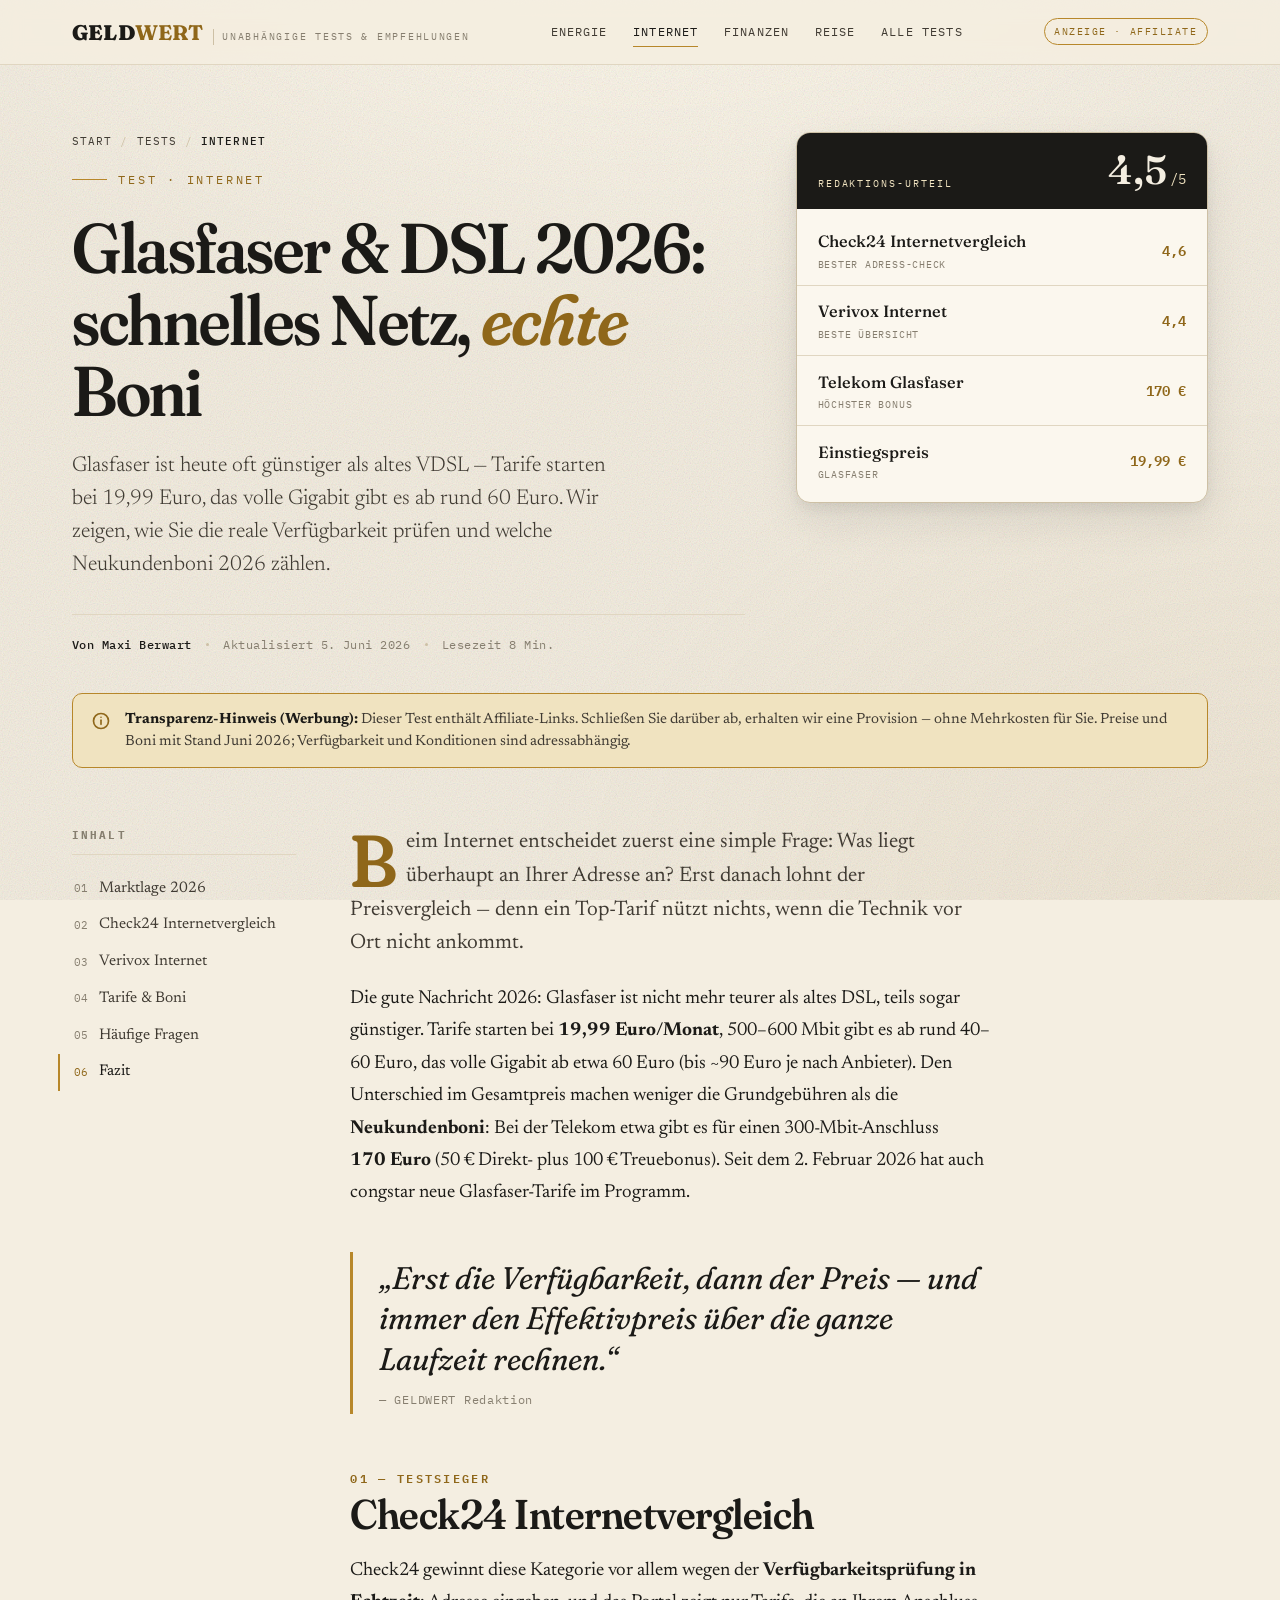
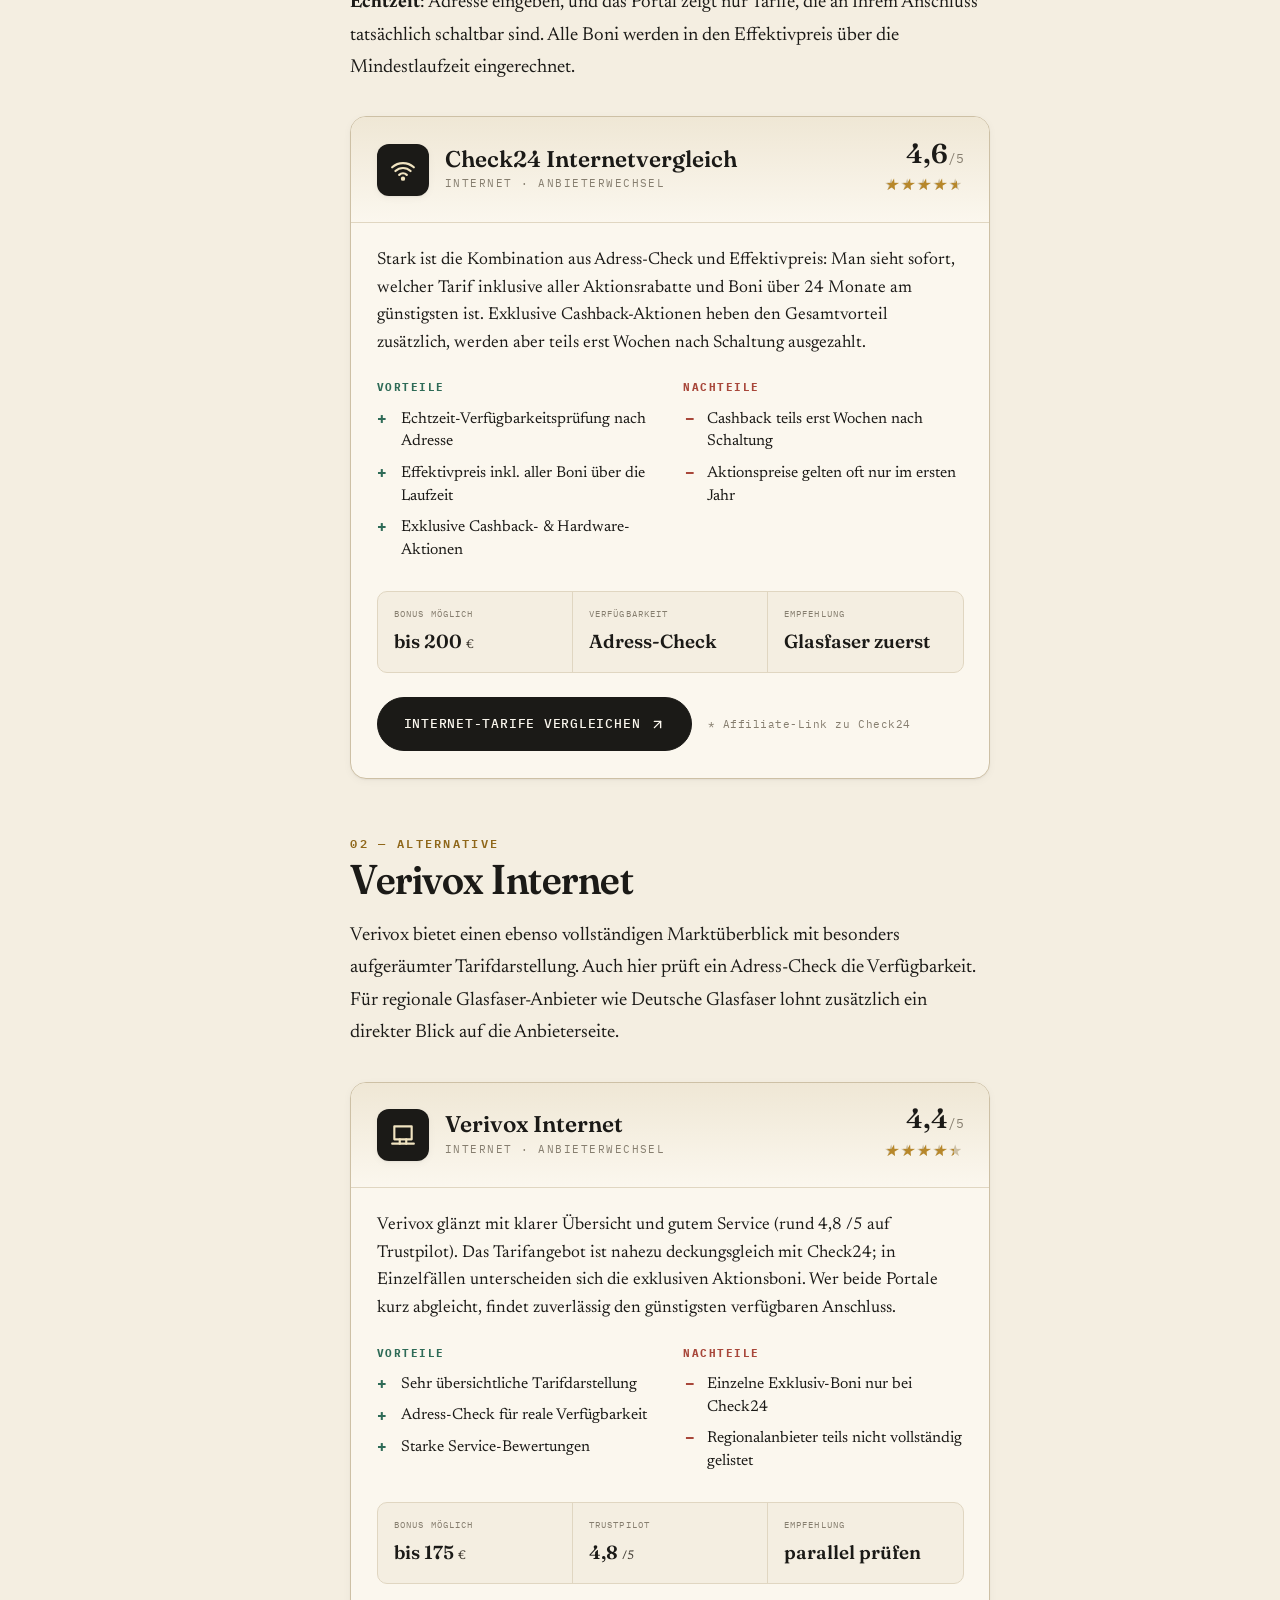
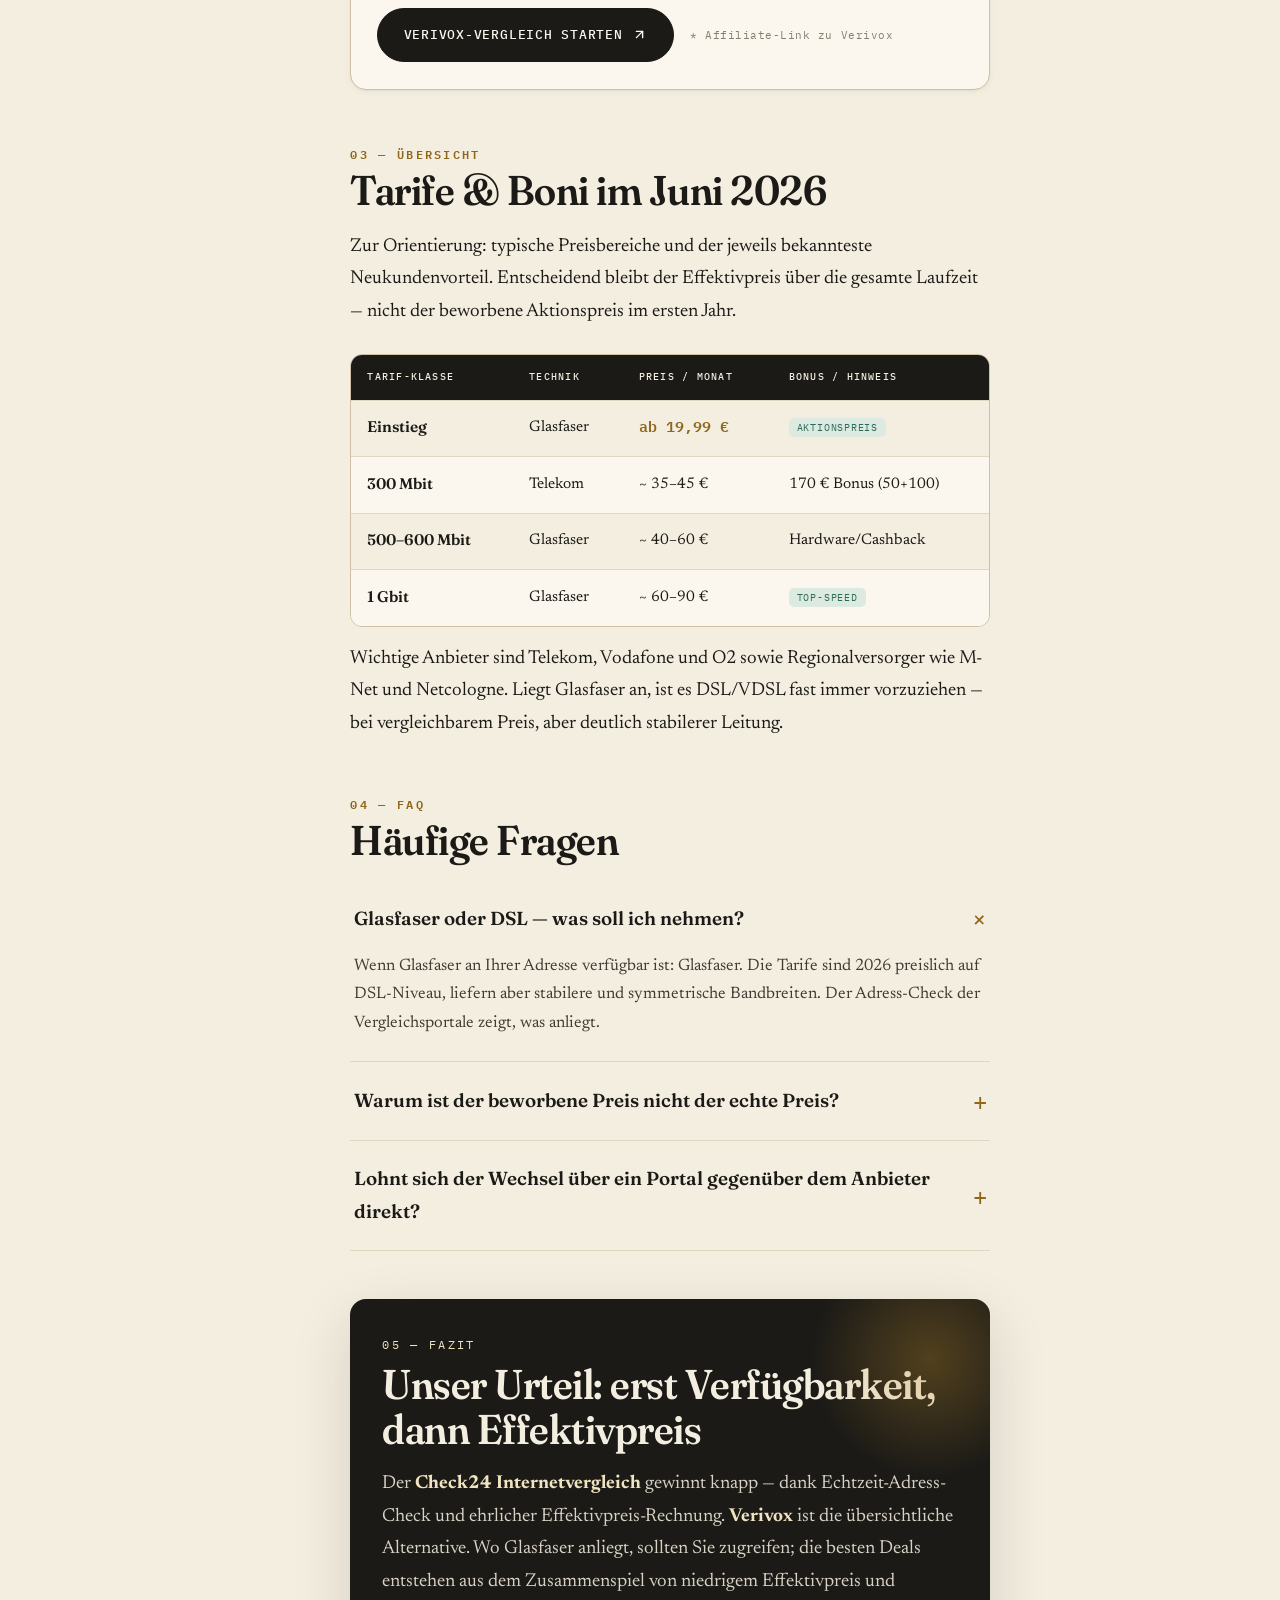
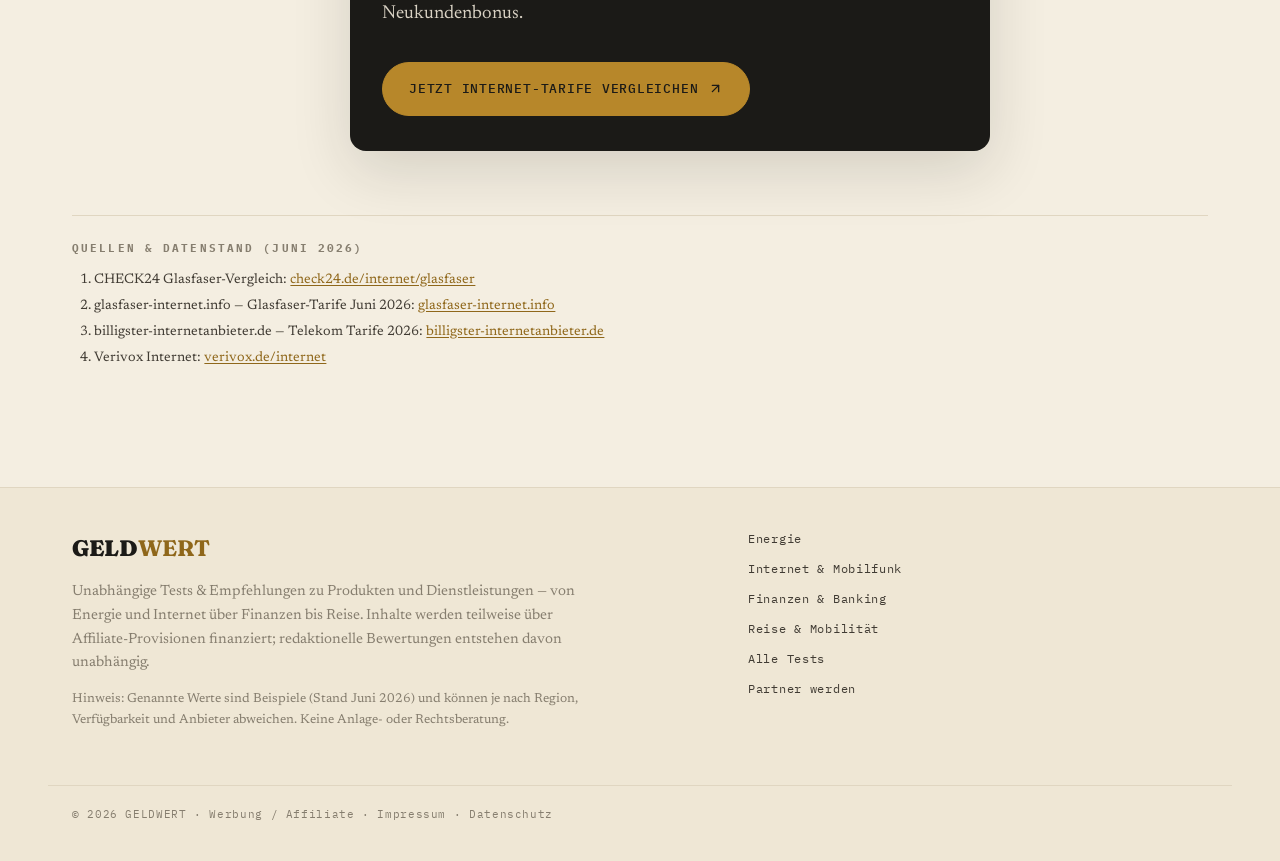
<file: internet.html>
<!DOCTYPE html>
<html lang="de">
<head>
<meta charset="UTF-8" />
<meta name="viewport" content="width=device-width, initial-scale=1.0" />
<title>Glasfaser &amp; DSL 2026 im Test: Tarife ab 19,99 € und bis 170 € Bonus — GELDWERT</title>
<meta name="description" content="Glasfaser ab 19,99 €, Gigabit ab 60 €, Telekom-Bonus 170 €: Wir vergleichen die DSL- und Glasfaser-Tarife 2026 und zeigen, worauf es beim Anbieterwechsel ankommt." />

<meta property="og:type" content="article" />
<meta property="og:title" content="Glasfaser & DSL 2026 im Test: Tarife ab 19,99 € und bis 170 € Bonus" />
<meta property="og:description" content="Verfügbarkeit, Effektivpreis und die besten Neukundenboni — der GELDWERT Internet-Test 2026." />

<link rel="preconnect" href="https://fonts.googleapis.com" />
<link rel="preconnect" href="https://fonts.gstatic.com" crossorigin />
<link href="https://fonts.googleapis.com/css2?family=Fraunces:ital,opsz,wght@0,9..144,300..900;1,9..144,300..900&family=Newsreader:ital,opsz,wght@0,6..72,300..600;1,6..72,300..500&family=IBM+Plex+Mono:wght@400;500;600&display=swap" rel="stylesheet" />
<link rel="stylesheet" href="assets/styles.css" />
</head>
<body>

<div class="progress" id="progress"></div>

<header class="masthead">
  <div class="masthead-inner">
    <a class="brand" href="index.html">
      <span class="brand-mark">GELD<b>WERT</b></span>
      <span class="brand-tag">Unabhängige Tests &amp; Empfehlungen</span>
    </a>
    <nav class="nav">
      <a href="energie.html">Energie</a>
      <a href="internet.html" aria-current="page">Internet</a>
      <a href="finanzen.html">Finanzen</a>
      <a href="reise.html">Reise</a>
      <a href="tests.html">Alle Tests</a>
    </nav>
    <span class="ad-pill">Anzeige · Affiliate</span>
  </div>
</header>

<main id="top">

  <section class="hero">
    <div>
      <nav class="crumbs anim a1" aria-label="Brotkrumen">
        <a href="index.html">Start</a><span>/</span><a href="tests.html">Tests</a><span>/</span><b>Internet</b>
      </nav>
      <div class="kicker anim a2">Test · Internet</div>
      <h1 class="headline anim a3">Glasfaser &amp; DSL 2026: schnelles Netz, <em>echte</em> Boni</h1>
      <p class="deck anim a4">Glasfaser ist heute oft günstiger als altes VDSL — Tarife starten bei 19,99&nbsp;Euro, das volle Gigabit gibt es ab rund 60&nbsp;Euro. Wir zeigen, wie Sie die reale Verfügbarkeit prüfen und welche Neukundenboni 2026 zählen.</p>
      <div class="byline anim a5">
        <span class="author">Von Maxi Berwart</span>
        <span class="dot"></span>
        <span>Aktualisiert 5. Juni 2026</span>
        <span class="dot"></span>
        <span>Lesezeit 8 Min.</span>
      </div>
    </div>

    <aside class="verdict anim a6" aria-label="Redaktions-Urteil">
      <div class="verdict-head">
        <span>Redaktions-Urteil</span>
        <div class="verdict-score"><b>4,5</b><i>/5</i></div>
      </div>
      <ul class="verdict-list">
        <li><span class="vl-name">Check24 Internetvergleich <small>Bester Adress-Check</small></span><span class="vl-score">4,6</span></li>
        <li><span class="vl-name">Verivox Internet <small>Beste Übersicht</small></span><span class="vl-score">4,4</span></li>
        <li><span class="vl-name">Telekom Glasfaser <small>Höchster Bonus</small></span><span class="vl-score">170&nbsp;€</span></li>
        <li><span class="vl-name">Einstiegspreis <small>Glasfaser</small></span><span class="vl-score">19,99&nbsp;€</span></li>
      </ul>
    </aside>
  </section>

  <div class="disclosure">
    <div class="disclosure-inner">
      <svg width="20" height="20" viewBox="0 0 24 24" fill="none" stroke="currentColor" stroke-width="2" stroke-linecap="round"><circle cx="12" cy="12" r="9"/><path d="M12 11v5"/><path d="M12 7.5v.01"/></svg>
      <p style="margin:0;"><b>Transparenz-Hinweis (Werbung):</b> Dieser Test enthält Affiliate-Links. Schließen Sie darüber ab, erhalten wir eine Provision — ohne Mehrkosten für Sie. Preise und Boni mit Stand Juni 2026; Verfügbarkeit und Konditionen sind adressabhängig.</p>
    </div>
  </div>

  <div class="layout">
    <nav class="toc" aria-label="Inhaltsverzeichnis">
      <h4>Inhalt</h4>
      <ol>
        <li><a href="#lage" class="toc-link">Marktlage 2026</a></li>
        <li><a href="#check24" class="toc-link">Check24 Internetvergleich</a></li>
        <li><a href="#verivox" class="toc-link">Verivox Internet</a></li>
        <li><a href="#tarife" class="toc-link">Tarife &amp; Boni</a></li>
        <li><a href="#faq" class="toc-link">Häufige Fragen</a></li>
        <li><a href="#fazit" class="toc-link">Fazit</a></li>
      </ol>
    </nav>

    <article class="article">
      <p class="lead dropcap reveal" id="lage">Beim Internet entscheidet zuerst eine simple Frage: Was liegt überhaupt an Ihrer Adresse an? Erst danach lohnt der Preisvergleich — denn ein Top-Tarif nützt nichts, wenn die Technik vor Ort nicht ankommt.</p>

      <p class="reveal">Die gute Nachricht 2026: Glasfaser ist nicht mehr teurer als altes DSL, teils sogar günstiger. Tarife starten bei <strong>19,99&nbsp;Euro/Monat</strong>, 500–600&nbsp;Mbit gibt es ab rund 40–60&nbsp;Euro, das volle Gigabit ab etwa 60&nbsp;Euro (bis ~90&nbsp;Euro je nach Anbieter). Den Unterschied im Gesamtpreis machen weniger die Grundgebühren als die <strong>Neukundenboni</strong>: Bei der Telekom etwa gibt es für einen 300-Mbit-Anschluss <strong>170&nbsp;Euro</strong> (50&nbsp;€ Direkt- plus 100&nbsp;€ Treuebonus). Seit dem 2.&nbsp;Februar 2026 hat auch congstar neue Glasfaser-Tarife im Programm.</p>

      <blockquote class="pullquote reveal">„Erst die Verfügbarkeit, dann der Preis — und immer den Effektivpreis über die ganze Laufzeit rechnen.“<cite>— GELDWERT Redaktion</cite></blockquote>

      <h2 id="check24" class="reveal"><span class="sec-num">01 — Testsieger</span>Check24 Internetvergleich</h2>
      <p class="reveal">Check24 gewinnt diese Kategorie vor allem wegen der <strong>Verfügbarkeitsprüfung in Echtzeit</strong>: Adresse eingeben, und das Portal zeigt nur Tarife, die an Ihrem Anschluss tatsächlich schaltbar sind. Alle Boni werden in den Effektivpreis über die Mindestlaufzeit eingerechnet.</p>

      <div class="product reveal" aria-label="Bewertung Check24 Internetvergleich">
        <div class="product-top">
          <div class="product-id">
            <div class="product-glyph"><svg viewBox="0 0 24 24" fill="none" stroke="currentColor" stroke-width="2" stroke-linecap="round" stroke-linejoin="round"><path d="M5 13a10 10 0 0 1 14 0"/><path d="M8.5 16.5a5 5 0 0 1 7 0"/><path d="M2 9.5a15 15 0 0 1 20 0"/><circle cx="12" cy="20" r="1"/></svg></div>
            <div><h3>Check24 Internetvergleich</h3><p>Internet · Anbieterwechsel</p></div>
          </div>
          <div class="product-rate"><div class="num">4,6<small>/5</small></div><div class="stars"><i style="width:92%"></i></div></div>
        </div>
        <div class="product-body">
          <p>Stark ist die Kombination aus Adress-Check und Effektivpreis: Man sieht sofort, welcher Tarif inklusive aller Aktionsrabatte und Boni über 24&nbsp;Monate am günstigsten ist. Exklusive Cashback-Aktionen heben den Gesamtvorteil zusätzlich, werden aber teils erst Wochen nach Schaltung ausgezahlt.</p>
          <div class="proscons">
            <div class="pros"><h5>Vorteile</h5><ul>
              <li>Echtzeit-Verfügbarkeitsprüfung nach Adresse</li>
              <li>Effektivpreis inkl. aller Boni über die Laufzeit</li>
              <li>Exklusive Cashback- &amp; Hardware-Aktionen</li>
            </ul></div>
            <div class="cons"><h5>Nachteile</h5><ul>
              <li>Cashback teils erst Wochen nach Schaltung</li>
              <li>Aktionspreise gelten oft nur im ersten Jahr</li>
            </ul></div>
          </div>
          <dl class="facts">
            <div class="fact"><dt>Bonus möglich</dt><dd>bis 200&nbsp;<small>€</small></dd></div>
            <div class="fact"><dt>Verfügbarkeit</dt><dd>Adress-Check</dd></div>
            <div class="fact"><dt>Empfehlung</dt><dd>Glasfaser zuerst</dd></div>
          </dl>
          <div class="cta-row">
            <a class="cta" href="#" rel="sponsored nofollow noopener" target="_blank">Internet-Tarife vergleichen
              <svg width="15" height="15" viewBox="0 0 24 24" fill="none" stroke="currentColor" stroke-width="2.2" stroke-linecap="round" stroke-linejoin="round"><path d="M7 17 17 7"/><path d="M7 7h10v10"/></svg>
            </a>
            <span class="cta-note">* Affiliate-Link zu Check24</span>
          </div>
        </div>
      </div>

      <h2 id="verivox" class="reveal"><span class="sec-num">02 — Alternative</span>Verivox Internet</h2>
      <p class="reveal">Verivox bietet einen ebenso vollständigen Marktüberblick mit besonders aufgeräumter Tarifdarstellung. Auch hier prüft ein Adress-Check die Verfügbarkeit. Für regionale Glasfaser-Anbieter wie Deutsche Glasfaser lohnt zusätzlich ein direkter Blick auf die Anbieterseite.</p>

      <div class="product reveal" aria-label="Bewertung Verivox Internet">
        <div class="product-top">
          <div class="product-id">
            <div class="product-glyph"><svg viewBox="0 0 24 24" fill="none" stroke="currentColor" stroke-width="2" stroke-linecap="round" stroke-linejoin="round"><path d="M4 4h16v12H4z"/><path d="M2 20h20"/><path d="M9 16v4"/><path d="M15 16v4"/></svg></div>
            <div><h3>Verivox Internet</h3><p>Internet · Anbieterwechsel</p></div>
          </div>
          <div class="product-rate"><div class="num">4,4<small>/5</small></div><div class="stars"><i style="width:88%"></i></div></div>
        </div>
        <div class="product-body">
          <p>Verivox glänzt mit klarer Übersicht und gutem Service (rund 4,8&nbsp;/5 auf Trustpilot). Das Tarifangebot ist nahezu deckungsgleich mit Check24; in Einzelfällen unterscheiden sich die exklusiven Aktionsboni. Wer beide Portale kurz abgleicht, findet zuverlässig den günstigsten verfügbaren Anschluss.</p>
          <div class="proscons">
            <div class="pros"><h5>Vorteile</h5><ul>
              <li>Sehr übersichtliche Tarifdarstellung</li>
              <li>Adress-Check für reale Verfügbarkeit</li>
              <li>Starke Service-Bewertungen</li>
            </ul></div>
            <div class="cons"><h5>Nachteile</h5><ul>
              <li>Einzelne Exklusiv-Boni nur bei Check24</li>
              <li>Regionalanbieter teils nicht vollständig gelistet</li>
            </ul></div>
          </div>
          <dl class="facts">
            <div class="fact"><dt>Bonus möglich</dt><dd>bis 175&nbsp;<small>€</small></dd></div>
            <div class="fact"><dt>Trustpilot</dt><dd>4,8&nbsp;<small>/5</small></dd></div>
            <div class="fact"><dt>Empfehlung</dt><dd>parallel prüfen</dd></div>
          </dl>
          <div class="cta-row">
            <a class="cta" href="#" rel="sponsored nofollow noopener" target="_blank">Verivox-Vergleich starten
              <svg width="15" height="15" viewBox="0 0 24 24" fill="none" stroke="currentColor" stroke-width="2.2" stroke-linecap="round" stroke-linejoin="round"><path d="M7 17 17 7"/><path d="M7 7h10v10"/></svg>
            </a>
            <span class="cta-note">* Affiliate-Link zu Verivox</span>
          </div>
        </div>
      </div>

      <h2 id="tarife" class="reveal"><span class="sec-num">03 — Übersicht</span>Tarife &amp; Boni im Juni 2026</h2>
      <p class="reveal">Zur Orientierung: typische Preisbereiche und der jeweils bekannteste Neukundenvorteil. Entscheidend bleibt der Effektivpreis über die gesamte Laufzeit — nicht der beworbene Aktionspreis im ersten Jahr.</p>

      <div class="table-wrap reveal">
        <table>
          <thead><tr><th>Tarif-Klasse</th><th>Technik</th><th>Preis / Monat</th><th>Bonus / Hinweis</th></tr></thead>
          <tbody>
            <tr><td><span class="pname">Einstieg</span></td><td>Glasfaser</td><td><span class="score">ab 19,99&nbsp;€</span></td><td><span class="badge">Aktionspreis</span></td></tr>
            <tr><td><span class="pname">300 Mbit</span></td><td>Telekom</td><td>~ 35–45&nbsp;€</td><td>170&nbsp;€ Bonus (50+100)</td></tr>
            <tr><td><span class="pname">500–600 Mbit</span></td><td>Glasfaser</td><td>~ 40–60&nbsp;€</td><td>Hardware/Cashback</td></tr>
            <tr><td><span class="pname">1 Gbit</span></td><td>Glasfaser</td><td>~ 60–90&nbsp;€</td><td><span class="badge">Top-Speed</span></td></tr>
          </tbody>
        </table>
      </div>
      <p class="reveal">Wichtige Anbieter sind Telekom, Vodafone und O2 sowie Regionalversorger wie M-Net und Netcologne. Liegt Glasfaser an, ist es DSL/VDSL fast immer vorzuziehen — bei vergleichbarem Preis, aber deutlich stabilerer Leitung.</p>

      <h2 id="faq" class="reveal"><span class="sec-num">04 — FAQ</span>Häufige Fragen</h2>
      <div class="faq reveal">
        <details open><summary>Glasfaser oder DSL — was soll ich nehmen?</summary><p>Wenn Glasfaser an Ihrer Adresse verfügbar ist: Glasfaser. Die Tarife sind 2026 preislich auf DSL-Niveau, liefern aber stabilere und symmetrische Bandbreiten. Der Adress-Check der Vergleichsportale zeigt, was anliegt.</p></details>
        <details><summary>Warum ist der beworbene Preis nicht der echte Preis?</summary><p>Viele Tarife haben reduzierte Aktionspreise nur im ersten Jahr und einen höheren Folgepreis. Rechnen Sie immer den Effektivpreis über die gesamte Mindestlaufzeit (meist 24 Monate) inklusive aller Boni — genau das tun die Portale für Sie.</p></details>
        <details><summary>Lohnt sich der Wechsel über ein Portal gegenüber dem Anbieter direkt?</summary><p>Häufig ja: Über Check24 oder Verivox gibt es oft exklusive Cashback- oder Hardware-Aktionen, die es auf der Anbieterseite nicht gibt. Den Adress-Check sollten Sie ohnehin nutzen, um Fehlbuchungen zu vermeiden.</p></details>
      </div>

      <section class="finale reveal" id="fazit">
        <span class="sec-num">05 — Fazit</span>
        <h2>Unser Urteil: erst Verfügbarkeit, dann Effektivpreis</h2>
        <p>Der <strong style="color:var(--gold-soft)">Check24 Internetvergleich</strong> gewinnt knapp — dank Echtzeit-Adress-Check und ehrlicher Effektivpreis-Rechnung. <strong style="color:var(--gold-soft)">Verivox</strong> ist die übersichtliche Alternative. Wo Glasfaser anliegt, sollten Sie zugreifen; die besten Deals entstehen aus dem Zusammenspiel von niedrigem Effektivpreis und Neukundenbonus.</p>
        <a class="cta" href="#" rel="sponsored nofollow noopener" target="_blank">Jetzt Internet-Tarife vergleichen
          <svg width="15" height="15" viewBox="0 0 24 24" fill="none" stroke="currentColor" stroke-width="2.2" stroke-linecap="round" stroke-linejoin="round"><path d="M7 17 17 7"/><path d="M7 7h10v10"/></svg>
        </a>
      </section>
    </article>
  </div>

  <section class="sources">
    <div class="sources-inner">
      <h4>Quellen &amp; Datenstand (Juni 2026)</h4>
      <ol>
        <li>CHECK24 Glasfaser-Vergleich: <a href="https://www.check24.de/internet/glasfaser/" target="_blank" rel="noopener nofollow">check24.de/internet/glasfaser</a></li>
        <li>glasfaser-internet.info — Glasfaser-Tarife Juni 2026: <a href="https://www.glasfaser-internet.info/vergleich/glasfaser-tarife.html" target="_blank" rel="noopener nofollow">glasfaser-internet.info</a></li>
        <li>billigster-internetanbieter.de — Telekom Tarife 2026: <a href="https://www.billigster-internetanbieter.de/news/telekom-internet-und-festnetz/" target="_blank" rel="noopener nofollow">billigster-internetanbieter.de</a></li>
        <li>Verivox Internet: <a href="https://www.verivox.de/internet/deutsche-glasfaser/" target="_blank" rel="noopener nofollow">verivox.de/internet</a></li>
      </ol>
    </div>
  </section>
</main>

<footer>
  <div class="foot-inner">
    <div>
      <div class="foot-brand">GELD<b>WERT</b></div>
      <p style="margin-top:.8rem;">Unabhängige Tests &amp; Empfehlungen zu Produkten und Dienstleistungen — von Energie und Internet über Finanzen bis Reise. Inhalte werden teilweise über Affiliate-Provisionen finanziert; redaktionelle Bewertungen entstehen davon unabhängig.</p>
      <p style="margin-top:.6rem; font-size:.8rem;">Hinweis: Genannte Werte sind Beispiele (Stand Juni 2026) und können je nach Region, Verfügbarkeit und Anbieter abweichen. Keine Anlage- oder Rechtsberatung.</p>
    </div>
    <nav class="foot-links" aria-label="Footer">
      <a href="energie.html">Energie</a>
      <a href="internet.html">Internet &amp; Mobilfunk</a>
      <a href="finanzen.html">Finanzen &amp; Banking</a>
      <a href="reise.html">Reise &amp; Mobilität</a>
      <a href="tests.html">Alle Tests</a>
      <a href="#">Partner werden</a>
    </nav>
  </div>
  <div class="copyright">© <span id="year"></span> GELDWERT · Werbung / Affiliate · Impressum · Datenschutz</div>
</footer>

<script src="assets/site.js"></script>
</body>
</html>
</file>
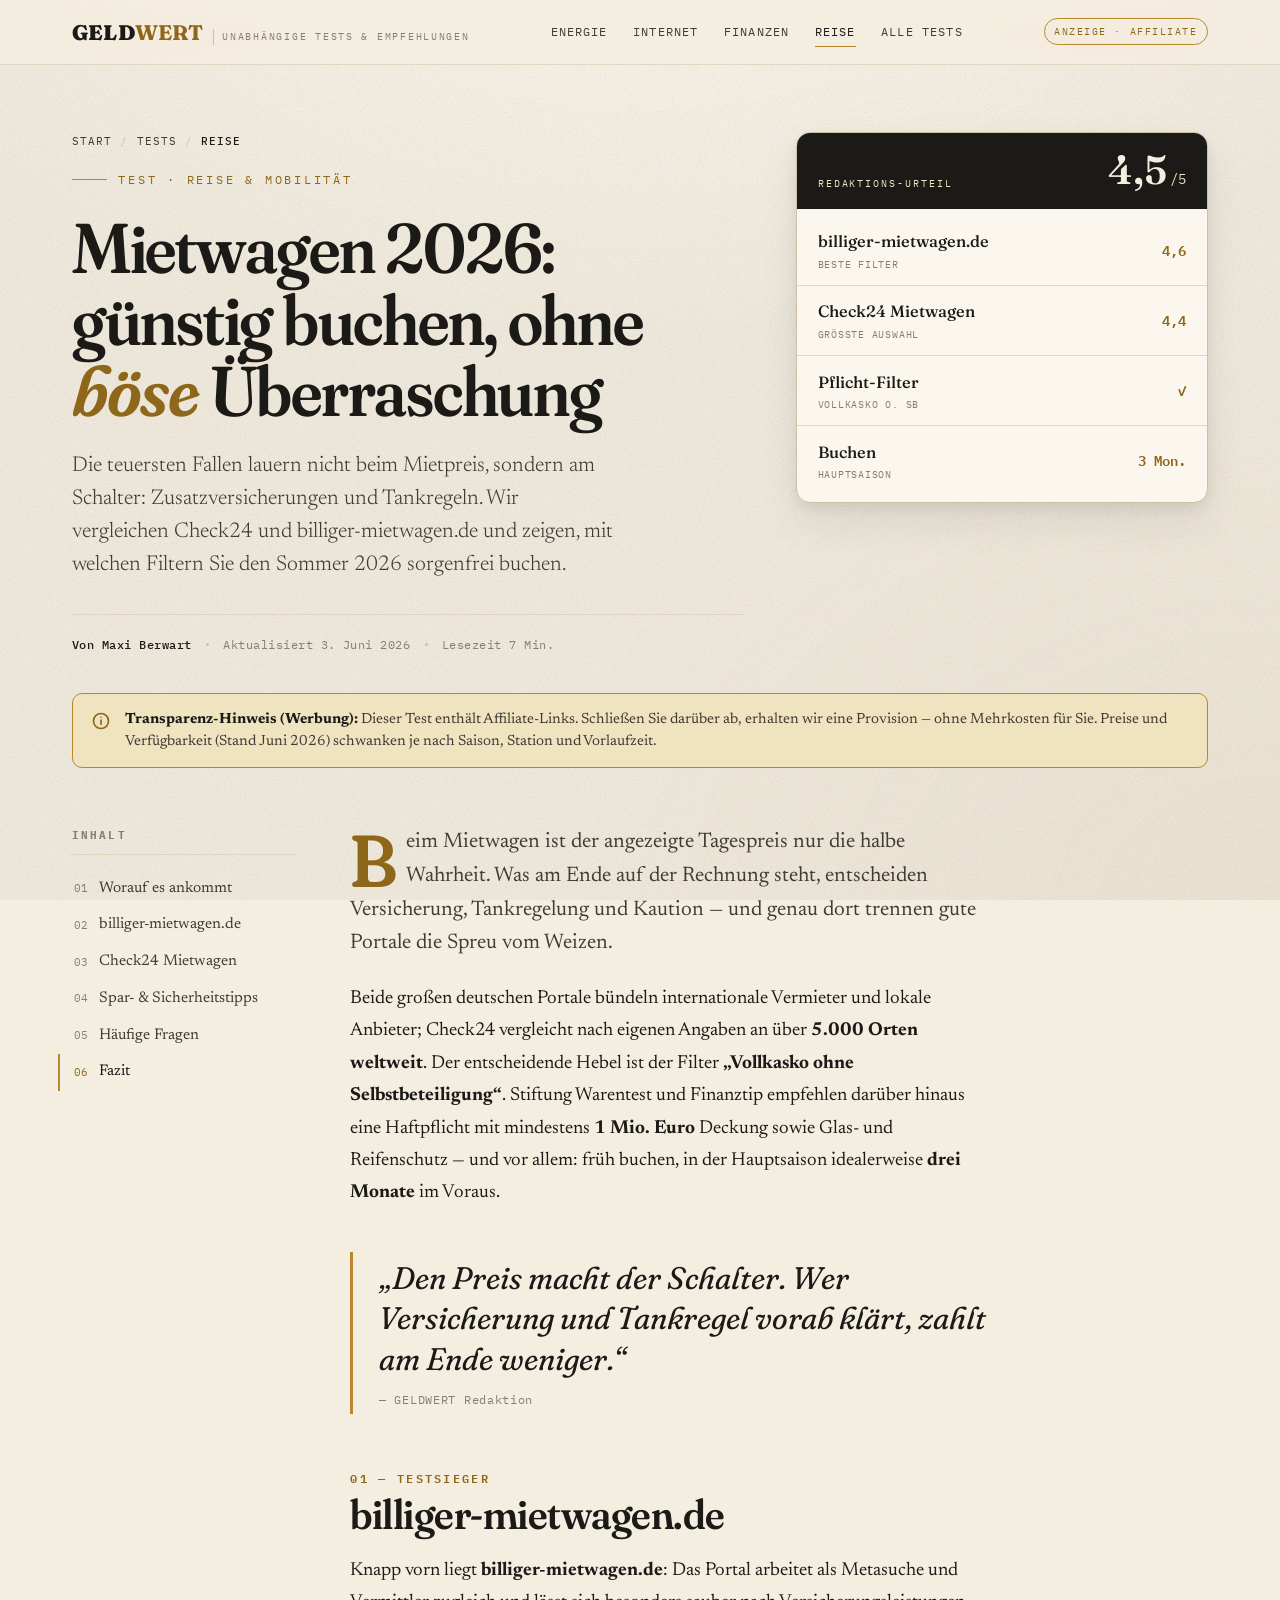
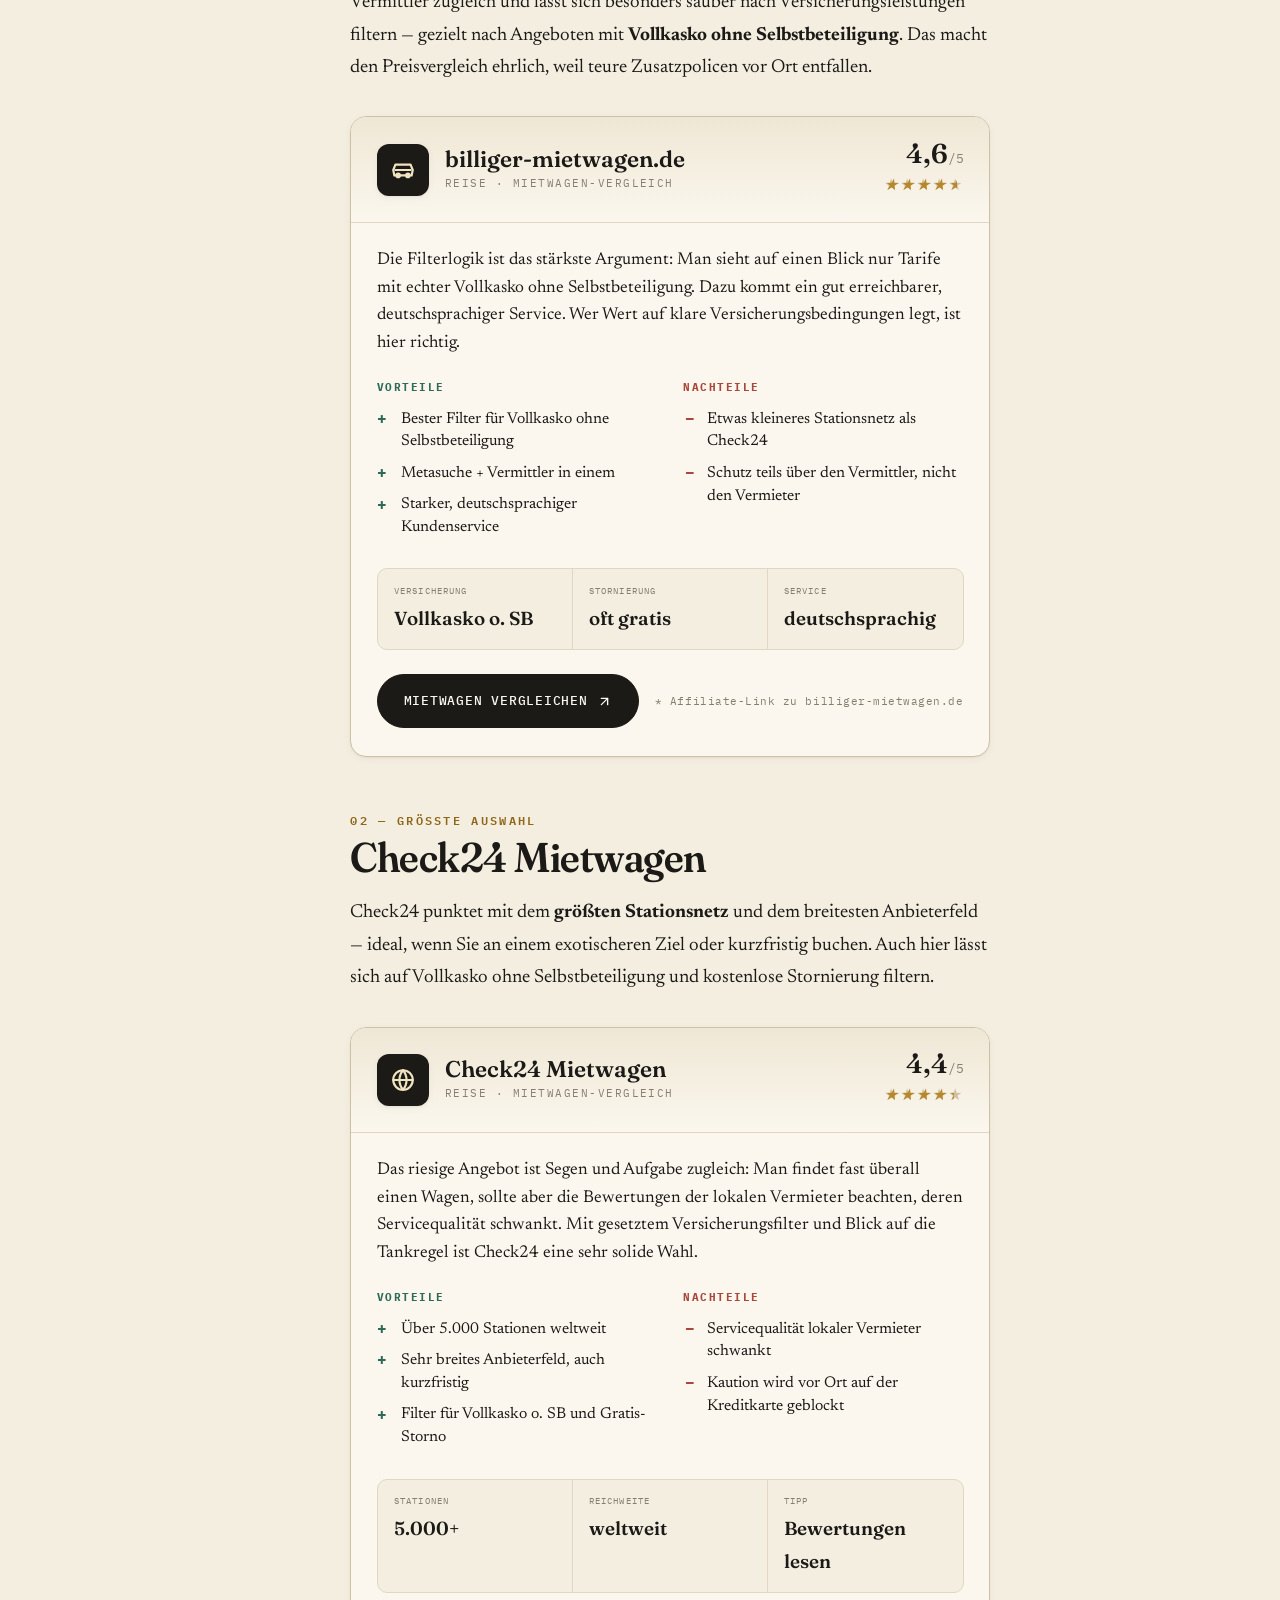
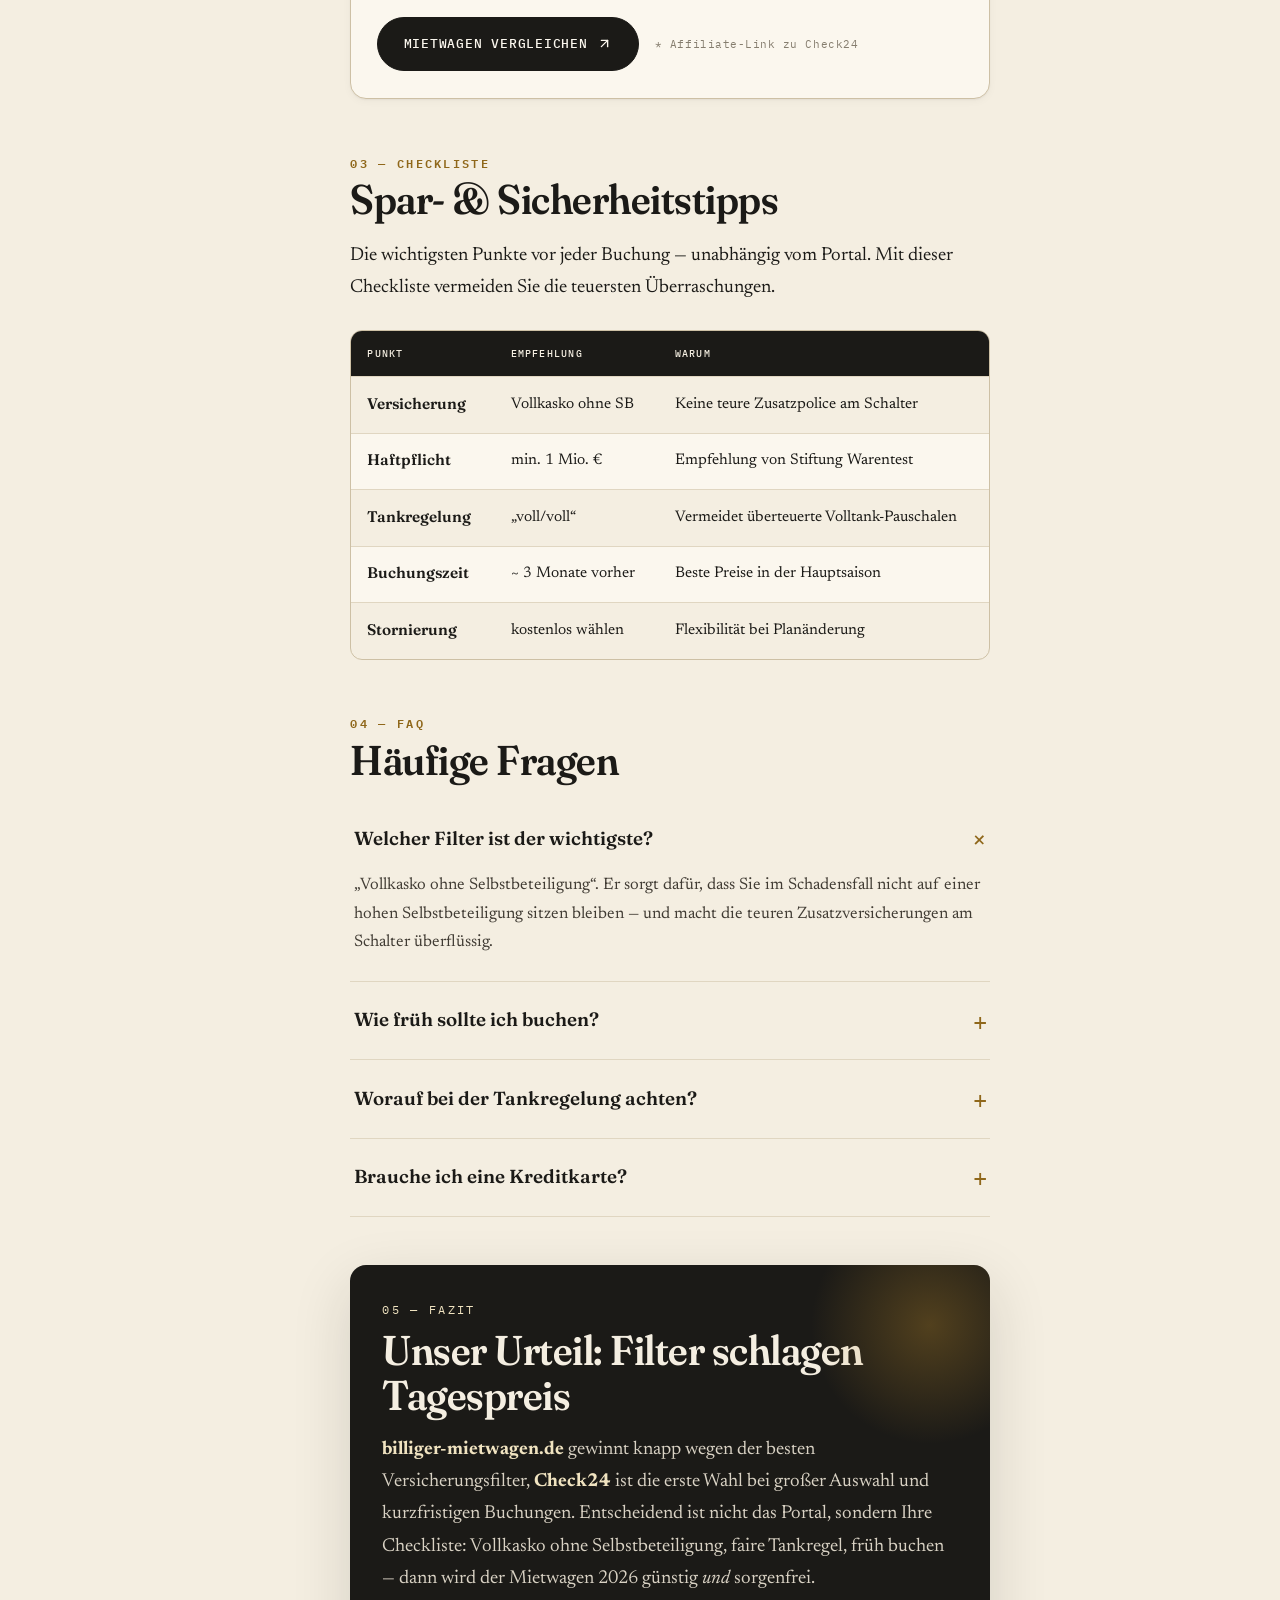
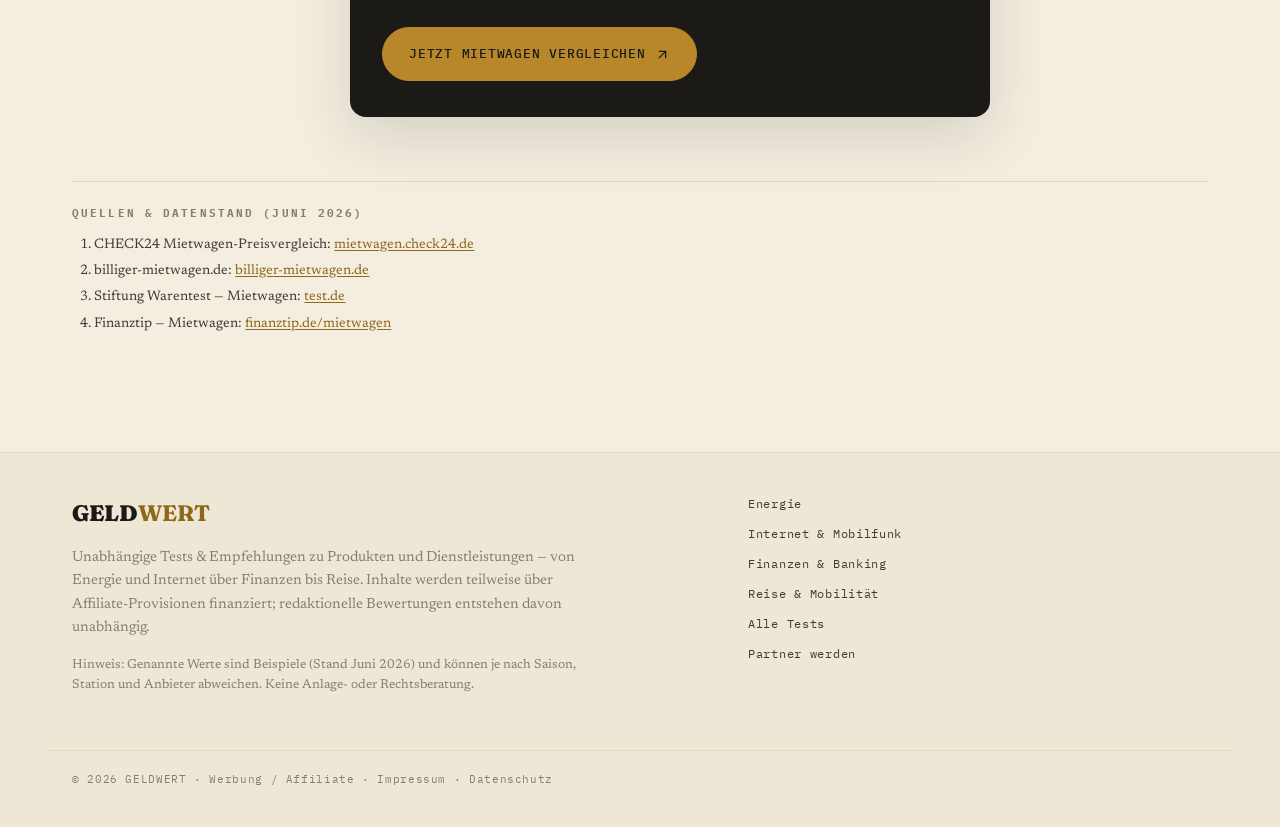
<file: reise.html>
<!DOCTYPE html>
<html lang="de">
<head>
<meta charset="UTF-8" />
<meta name="viewport" content="width=device-width, initial-scale=1.0" />
<title>Mietwagen 2026 im Test: Check24 vs. billiger-mietwagen.de — GELDWERT</title>
<meta name="description" content="Vollkasko ohne Selbstbeteiligung, faire Tankregeln, früh buchen: Wir vergleichen die Mietwagen-Portale Check24 und billiger-mietwagen.de für den Sommer 2026." />

<meta property="og:type" content="article" />
<meta property="og:title" content="Mietwagen 2026 im Test: Check24 vs. billiger-mietwagen.de" />
<meta property="og:description" content="Die besten Mietwagen-Portale, Versicherungsfilter und Spartipps — der GELDWERT Reise-Test 2026." />

<link rel="preconnect" href="https://fonts.googleapis.com" />
<link rel="preconnect" href="https://fonts.gstatic.com" crossorigin />
<link href="https://fonts.googleapis.com/css2?family=Fraunces:ital,opsz,wght@0,9..144,300..900;1,9..144,300..900&family=Newsreader:ital,opsz,wght@0,6..72,300..600;1,6..72,300..500&family=IBM+Plex+Mono:wght@400;500;600&display=swap" rel="stylesheet" />
<link rel="stylesheet" href="assets/styles.css" />
</head>
<body>

<div class="progress" id="progress"></div>

<header class="masthead">
  <div class="masthead-inner">
    <a class="brand" href="index.html">
      <span class="brand-mark">GELD<b>WERT</b></span>
      <span class="brand-tag">Unabhängige Tests &amp; Empfehlungen</span>
    </a>
    <nav class="nav">
      <a href="energie.html">Energie</a>
      <a href="internet.html">Internet</a>
      <a href="finanzen.html">Finanzen</a>
      <a href="reise.html" aria-current="page">Reise</a>
      <a href="tests.html">Alle Tests</a>
    </nav>
    <span class="ad-pill">Anzeige · Affiliate</span>
  </div>
</header>

<main id="top">

  <section class="hero">
    <div>
      <nav class="crumbs anim a1" aria-label="Brotkrumen">
        <a href="index.html">Start</a><span>/</span><a href="tests.html">Tests</a><span>/</span><b>Reise</b>
      </nav>
      <div class="kicker anim a2">Test · Reise &amp; Mobilität</div>
      <h1 class="headline anim a3">Mietwagen 2026: günstig buchen, ohne <em>böse</em> Überraschung</h1>
      <p class="deck anim a4">Die teuersten Fallen lauern nicht beim Mietpreis, sondern am Schalter: Zusatzversicherungen und Tankregeln. Wir vergleichen Check24 und billiger-mietwagen.de und zeigen, mit welchen Filtern Sie den Sommer 2026 sorgenfrei buchen.</p>
      <div class="byline anim a5">
        <span class="author">Von Maxi Berwart</span>
        <span class="dot"></span>
        <span>Aktualisiert 3. Juni 2026</span>
        <span class="dot"></span>
        <span>Lesezeit 7 Min.</span>
      </div>
    </div>

    <aside class="verdict anim a6" aria-label="Redaktions-Urteil">
      <div class="verdict-head">
        <span>Redaktions-Urteil</span>
        <div class="verdict-score"><b>4,5</b><i>/5</i></div>
      </div>
      <ul class="verdict-list">
        <li><span class="vl-name">billiger-mietwagen.de <small>Beste Filter</small></span><span class="vl-score">4,6</span></li>
        <li><span class="vl-name">Check24 Mietwagen <small>Größte Auswahl</small></span><span class="vl-score">4,4</span></li>
        <li><span class="vl-name">Pflicht-Filter <small>Vollkasko o. SB</small></span><span class="vl-score">✓</span></li>
        <li><span class="vl-name">Buchen <small>Hauptsaison</small></span><span class="vl-score">3&nbsp;Mon.</span></li>
      </ul>
    </aside>
  </section>

  <div class="disclosure">
    <div class="disclosure-inner">
      <svg width="20" height="20" viewBox="0 0 24 24" fill="none" stroke="currentColor" stroke-width="2" stroke-linecap="round"><circle cx="12" cy="12" r="9"/><path d="M12 11v5"/><path d="M12 7.5v.01"/></svg>
      <p style="margin:0;"><b>Transparenz-Hinweis (Werbung):</b> Dieser Test enthält Affiliate-Links. Schließen Sie darüber ab, erhalten wir eine Provision — ohne Mehrkosten für Sie. Preise und Verfügbarkeit (Stand Juni 2026) schwanken je nach Saison, Station und Vorlaufzeit.</p>
    </div>
  </div>

  <div class="layout">
    <nav class="toc" aria-label="Inhaltsverzeichnis">
      <h4>Inhalt</h4>
      <ol>
        <li><a href="#lage" class="toc-link">Worauf es ankommt</a></li>
        <li><a href="#bmw" class="toc-link">billiger-mietwagen.de</a></li>
        <li><a href="#check24" class="toc-link">Check24 Mietwagen</a></li>
        <li><a href="#tipps" class="toc-link">Spar- &amp; Sicherheitstipps</a></li>
        <li><a href="#faq" class="toc-link">Häufige Fragen</a></li>
        <li><a href="#fazit" class="toc-link">Fazit</a></li>
      </ol>
    </nav>

    <article class="article">
      <p class="lead dropcap reveal" id="lage">Beim Mietwagen ist der angezeigte Tagespreis nur die halbe Wahrheit. Was am Ende auf der Rechnung steht, entscheiden Versicherung, Tankregelung und Kaution — und genau dort trennen gute Portale die Spreu vom Weizen.</p>

      <p class="reveal">Beide großen deutschen Portale bündeln internationale Vermieter und lokale Anbieter; Check24 vergleicht nach eigenen Angaben an über <strong>5.000 Orten weltweit</strong>. Der entscheidende Hebel ist der Filter <strong>„Vollkasko ohne Selbstbeteiligung“</strong>. Stiftung Warentest und Finanztip empfehlen darüber hinaus eine Haftpflicht mit mindestens <strong>1&nbsp;Mio.&nbsp;Euro</strong> Deckung sowie Glas- und Reifenschutz — und vor allem: früh buchen, in der Hauptsaison idealerweise <strong>drei Monate</strong> im Voraus.</p>

      <blockquote class="pullquote reveal">„Den Preis macht der Schalter. Wer Versicherung und Tankregel vorab klärt, zahlt am Ende weniger.“<cite>— GELDWERT Redaktion</cite></blockquote>

      <h2 id="bmw" class="reveal"><span class="sec-num">01 — Testsieger</span>billiger-mietwagen.de</h2>
      <p class="reveal">Knapp vorn liegt <strong>billiger-mietwagen.de</strong>: Das Portal arbeitet als Metasuche und Vermittler zugleich und lässt sich besonders sauber nach Versicherungsleistungen filtern — gezielt nach Angeboten mit <strong>Vollkasko ohne Selbstbeteiligung</strong>. Das macht den Preisvergleich ehrlich, weil teure Zusatzpolicen vor Ort entfallen.</p>

      <div class="product reveal" aria-label="Bewertung billiger-mietwagen.de">
        <div class="product-top">
          <div class="product-id">
            <div class="product-glyph"><svg viewBox="0 0 24 24" fill="none" stroke="currentColor" stroke-width="2" stroke-linecap="round" stroke-linejoin="round"><path d="M5 17h14"/><path d="m4 17-1-5 2-5h14l2 5-1 5"/><path d="M5 12h14"/><circle cx="7.5" cy="17" r="1.6"/><circle cx="16.5" cy="17" r="1.6"/></svg></div>
            <div><h3>billiger-mietwagen.de</h3><p>Reise · Mietwagen-Vergleich</p></div>
          </div>
          <div class="product-rate"><div class="num">4,6<small>/5</small></div><div class="stars"><i style="width:92%"></i></div></div>
        </div>
        <div class="product-body">
          <p>Die Filterlogik ist das stärkste Argument: Man sieht auf einen Blick nur Tarife mit echter Vollkasko ohne Selbstbeteiligung. Dazu kommt ein gut erreichbarer, deutschsprachiger Service. Wer Wert auf klare Versicherungsbedingungen legt, ist hier richtig.</p>
          <div class="proscons">
            <div class="pros"><h5>Vorteile</h5><ul>
              <li>Bester Filter für Vollkasko ohne Selbstbeteiligung</li>
              <li>Metasuche + Vermittler in einem</li>
              <li>Starker, deutschsprachiger Kundenservice</li>
            </ul></div>
            <div class="cons"><h5>Nachteile</h5><ul>
              <li>Etwas kleineres Stationsnetz als Check24</li>
              <li>Schutz teils über den Vermittler, nicht den Vermieter</li>
            </ul></div>
          </div>
          <dl class="facts">
            <div class="fact"><dt>Versicherung</dt><dd>Vollkasko o. SB</dd></div>
            <div class="fact"><dt>Stornierung</dt><dd>oft gratis</dd></div>
            <div class="fact"><dt>Service</dt><dd>deutschsprachig</dd></div>
          </dl>
          <div class="cta-row">
            <a class="cta" href="#" rel="sponsored nofollow noopener" target="_blank">Mietwagen vergleichen
              <svg width="15" height="15" viewBox="0 0 24 24" fill="none" stroke="currentColor" stroke-width="2.2" stroke-linecap="round" stroke-linejoin="round"><path d="M7 17 17 7"/><path d="M7 7h10v10"/></svg>
            </a>
            <span class="cta-note">* Affiliate-Link zu billiger-mietwagen.de</span>
          </div>
        </div>
      </div>

      <h2 id="check24" class="reveal"><span class="sec-num">02 — Größte Auswahl</span>Check24 Mietwagen</h2>
      <p class="reveal">Check24 punktet mit dem <strong>größten Stationsnetz</strong> und dem breitesten Anbieterfeld — ideal, wenn Sie an einem exotischeren Ziel oder kurzfristig buchen. Auch hier lässt sich auf Vollkasko ohne Selbstbeteiligung und kostenlose Stornierung filtern.</p>

      <div class="product reveal" aria-label="Bewertung Check24 Mietwagen">
        <div class="product-top">
          <div class="product-id">
            <div class="product-glyph"><svg viewBox="0 0 24 24" fill="none" stroke="currentColor" stroke-width="2" stroke-linecap="round" stroke-linejoin="round"><circle cx="12" cy="12" r="9"/><path d="M3 12h18"/><path d="M12 3a14 14 0 0 1 0 18 14 14 0 0 1 0-18"/></svg></div>
            <div><h3>Check24 Mietwagen</h3><p>Reise · Mietwagen-Vergleich</p></div>
          </div>
          <div class="product-rate"><div class="num">4,4<small>/5</small></div><div class="stars"><i style="width:88%"></i></div></div>
        </div>
        <div class="product-body">
          <p>Das riesige Angebot ist Segen und Aufgabe zugleich: Man findet fast überall einen Wagen, sollte aber die Bewertungen der lokalen Vermieter beachten, deren Servicequalität schwankt. Mit gesetztem Versicherungsfilter und Blick auf die Tankregel ist Check24 eine sehr solide Wahl.</p>
          <div class="proscons">
            <div class="pros"><h5>Vorteile</h5><ul>
              <li>Über 5.000 Stationen weltweit</li>
              <li>Sehr breites Anbieterfeld, auch kurzfristig</li>
              <li>Filter für Vollkasko o. SB und Gratis-Storno</li>
            </ul></div>
            <div class="cons"><h5>Nachteile</h5><ul>
              <li>Servicequalität lokaler Vermieter schwankt</li>
              <li>Kaution wird vor Ort auf der Kreditkarte geblockt</li>
            </ul></div>
          </div>
          <dl class="facts">
            <div class="fact"><dt>Stationen</dt><dd>5.000+</dd></div>
            <div class="fact"><dt>Reichweite</dt><dd>weltweit</dd></div>
            <div class="fact"><dt>Tipp</dt><dd>Bewertungen lesen</dd></div>
          </dl>
          <div class="cta-row">
            <a class="cta" href="#" rel="sponsored nofollow noopener" target="_blank">Mietwagen vergleichen
              <svg width="15" height="15" viewBox="0 0 24 24" fill="none" stroke="currentColor" stroke-width="2.2" stroke-linecap="round" stroke-linejoin="round"><path d="M7 17 17 7"/><path d="M7 7h10v10"/></svg>
            </a>
            <span class="cta-note">* Affiliate-Link zu Check24</span>
          </div>
        </div>
      </div>

      <h2 id="tipps" class="reveal"><span class="sec-num">03 — Checkliste</span>Spar- &amp; Sicherheitstipps</h2>
      <p class="reveal">Die wichtigsten Punkte vor jeder Buchung — unabhängig vom Portal. Mit dieser Checkliste vermeiden Sie die teuersten Überraschungen.</p>

      <div class="table-wrap reveal">
        <table>
          <thead><tr><th>Punkt</th><th>Empfehlung</th><th>Warum</th></tr></thead>
          <tbody>
            <tr><td><span class="pname">Versicherung</span></td><td>Vollkasko ohne SB</td><td>Keine teure Zusatzpolice am Schalter</td></tr>
            <tr><td><span class="pname">Haftpflicht</span></td><td>min. 1 Mio. €</td><td>Empfehlung von Stiftung Warentest</td></tr>
            <tr><td><span class="pname">Tankregelung</span></td><td>„voll/voll“</td><td>Vermeidet überteuerte Volltank-Pauschalen</td></tr>
            <tr><td><span class="pname">Buchungszeit</span></td><td>~ 3 Monate vorher</td><td>Beste Preise in der Hauptsaison</td></tr>
            <tr><td><span class="pname">Stornierung</span></td><td>kostenlos wählen</td><td>Flexibilität bei Planänderung</td></tr>
          </tbody>
        </table>
      </div>

      <h2 id="faq" class="reveal"><span class="sec-num">04 — FAQ</span>Häufige Fragen</h2>
      <div class="faq reveal">
        <details open><summary>Welcher Filter ist der wichtigste?</summary><p>„Vollkasko ohne Selbstbeteiligung“. Er sorgt dafür, dass Sie im Schadensfall nicht auf einer hohen Selbstbeteiligung sitzen bleiben — und macht die teuren Zusatzversicherungen am Schalter überflüssig.</p></details>
        <details><summary>Wie früh sollte ich buchen?</summary><p>In der Hauptsaison idealerweise rund drei Monate im Voraus. Mit kostenloser Stornierung gehen Sie kein Risiko ein: Sinkt der Preis später oder ändert sich die Planung, buchen Sie einfach um.</p></details>
        <details><summary>Worauf bei der Tankregelung achten?</summary><p>Am fairsten ist „voll abholen, voll zurückgeben“. Modelle wie „voll/leer“ mit vorausbezahltem Tank sind fast immer teurer, weil Restmengen nicht erstattet werden.</p></details>
        <details><summary>Brauche ich eine Kreditkarte?</summary><p>In aller Regel ja. Die meisten Vermieter blocken die Kaution auf einer Kreditkarte. Eine gebührenfreie Karte hilft dabei — siehe unseren <a class="inline" href="finanzen.html">Finanz-Test 2026</a>.</p></details>
      </div>

      <section class="finale reveal" id="fazit">
        <span class="sec-num">05 — Fazit</span>
        <h2>Unser Urteil: Filter schlagen Tagespreis</h2>
        <p><strong style="color:var(--gold-soft)">billiger-mietwagen.de</strong> gewinnt knapp wegen der besten Versicherungsfilter, <strong style="color:var(--gold-soft)">Check24</strong> ist die erste Wahl bei großer Auswahl und kurzfristigen Buchungen. Entscheidend ist nicht das Portal, sondern Ihre Checkliste: Vollkasko ohne Selbstbeteiligung, faire Tankregel, früh buchen — dann wird der Mietwagen 2026 günstig <em>und</em> sorgenfrei.</p>
        <a class="cta" href="#" rel="sponsored nofollow noopener" target="_blank">Jetzt Mietwagen vergleichen
          <svg width="15" height="15" viewBox="0 0 24 24" fill="none" stroke="currentColor" stroke-width="2.2" stroke-linecap="round" stroke-linejoin="round"><path d="M7 17 17 7"/><path d="M7 7h10v10"/></svg>
        </a>
      </section>
    </article>
  </div>

  <section class="sources">
    <div class="sources-inner">
      <h4>Quellen &amp; Datenstand (Juni 2026)</h4>
      <ol>
        <li>CHECK24 Mietwagen-Preisvergleich: <a href="https://mietwagen.check24.de/" target="_blank" rel="noopener nofollow">mietwagen.check24.de</a></li>
        <li>billiger-mietwagen.de: <a href="https://www.billiger-mietwagen.de/" target="_blank" rel="noopener nofollow">billiger-mietwagen.de</a></li>
        <li>Stiftung Warentest — Mietwagen: <a href="https://www.test.de/Mietwagen-So-vermeiden-Sie-Aerger-im-Urlaub-5320324-0/" target="_blank" rel="noopener nofollow">test.de</a></li>
        <li>Finanztip — Mietwagen: <a href="https://www.finanztip.de/mietwagen/" target="_blank" rel="noopener nofollow">finanztip.de/mietwagen</a></li>
      </ol>
    </div>
  </section>
</main>

<footer>
  <div class="foot-inner">
    <div>
      <div class="foot-brand">GELD<b>WERT</b></div>
      <p style="margin-top:.8rem;">Unabhängige Tests &amp; Empfehlungen zu Produkten und Dienstleistungen — von Energie und Internet über Finanzen bis Reise. Inhalte werden teilweise über Affiliate-Provisionen finanziert; redaktionelle Bewertungen entstehen davon unabhängig.</p>
      <p style="margin-top:.6rem; font-size:.8rem;">Hinweis: Genannte Werte sind Beispiele (Stand Juni 2026) und können je nach Saison, Station und Anbieter abweichen. Keine Anlage- oder Rechtsberatung.</p>
    </div>
    <nav class="foot-links" aria-label="Footer">
      <a href="energie.html">Energie</a>
      <a href="internet.html">Internet &amp; Mobilfunk</a>
      <a href="finanzen.html">Finanzen &amp; Banking</a>
      <a href="reise.html">Reise &amp; Mobilität</a>
      <a href="tests.html">Alle Tests</a>
      <a href="#">Partner werden</a>
    </nav>
  </div>
  <div class="copyright">© <span id="year"></span> GELDWERT · Werbung / Affiliate · Impressum · Datenschutz</div>
</footer>

<script src="assets/site.js"></script>
</body>
</html>
</file>
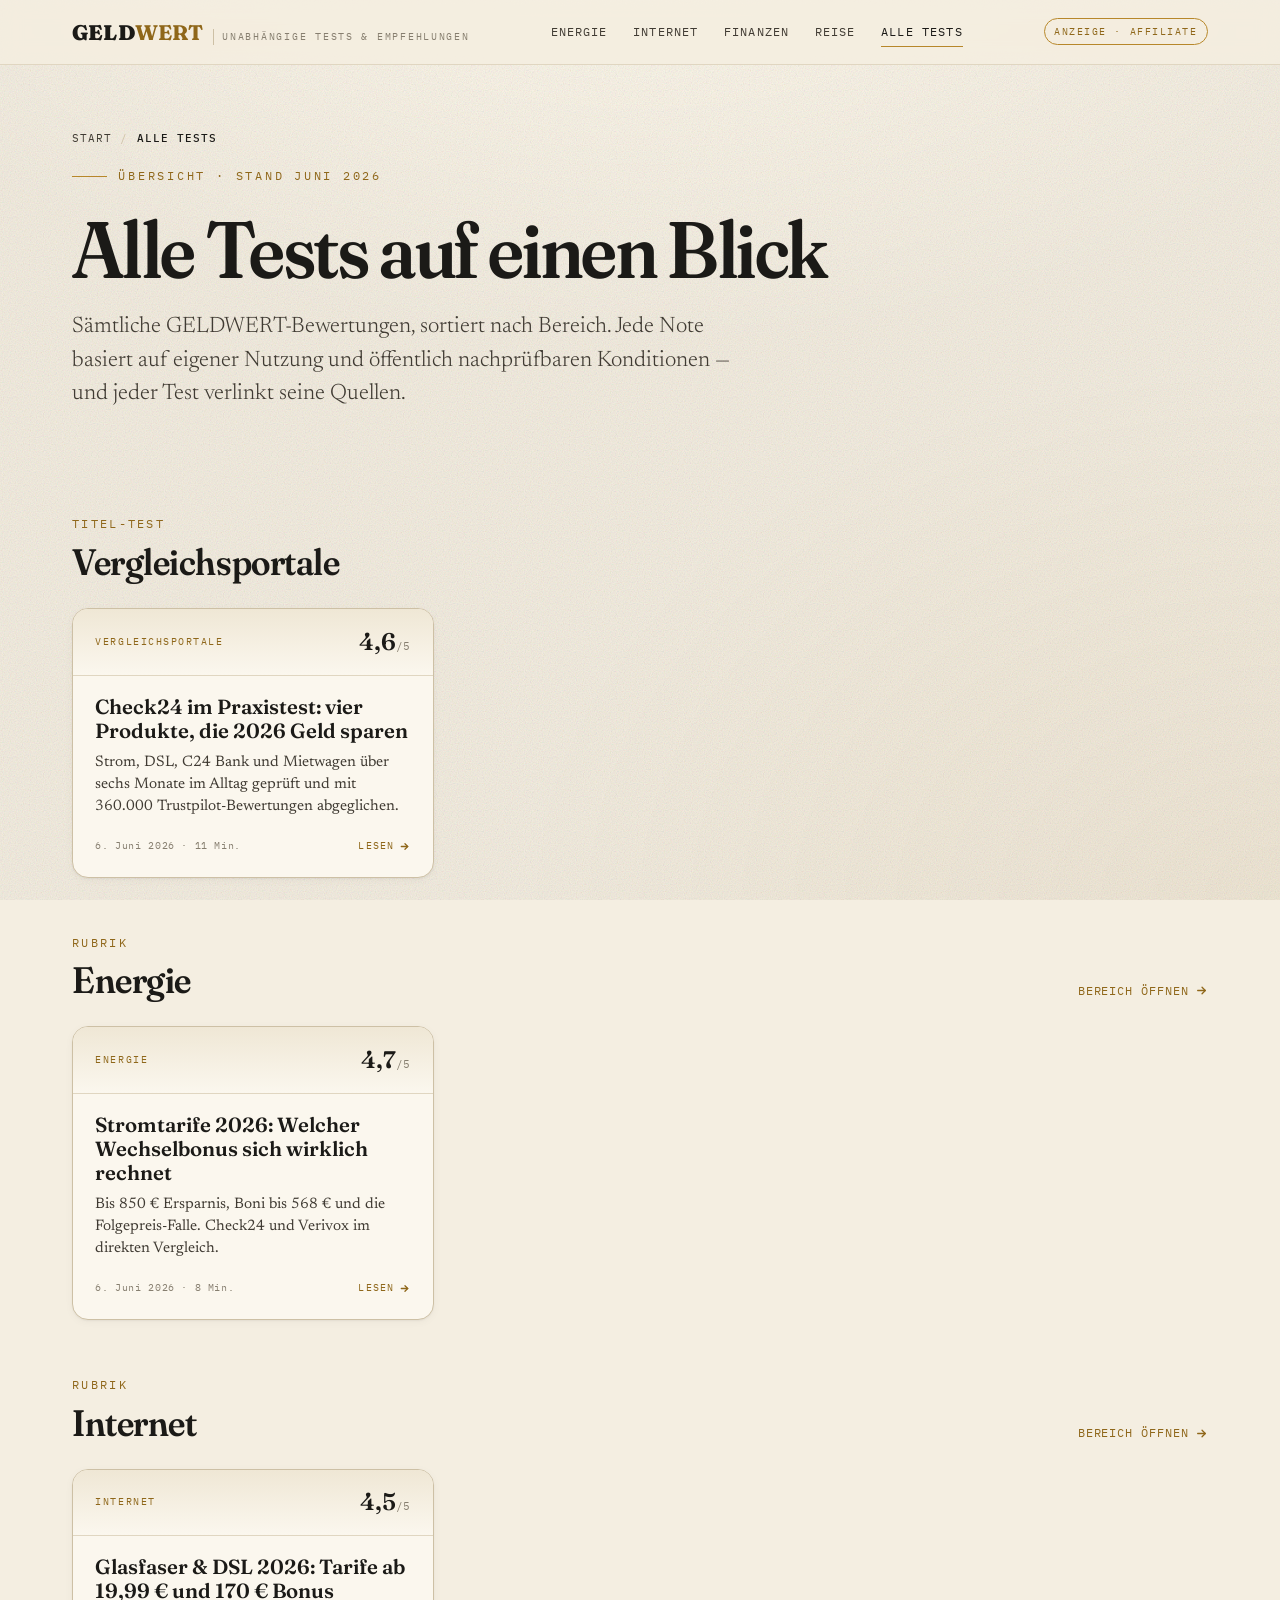
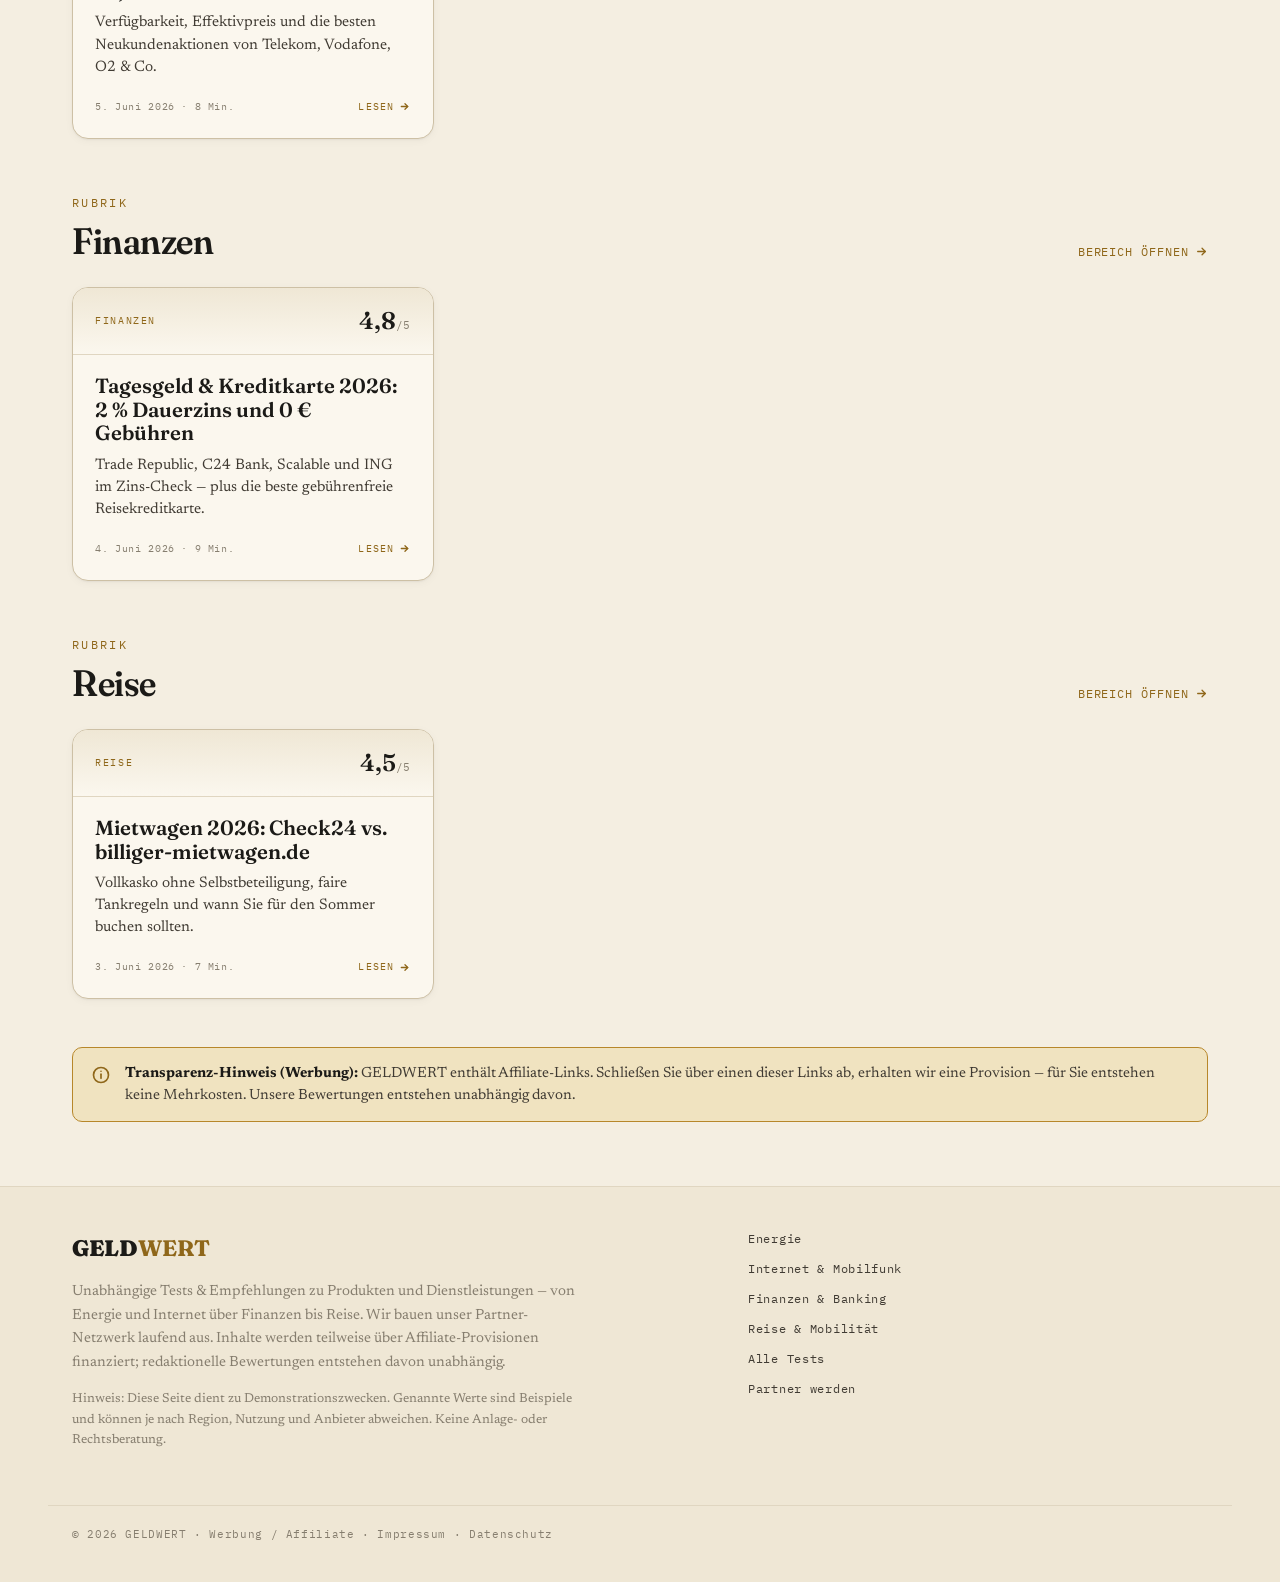
<file: tests.html>
<!DOCTYPE html>
<html lang="de">
<head>
<meta charset="UTF-8" />
<meta name="viewport" content="width=device-width, initial-scale=1.0" />
<title>Alle Tests — GELDWERT: Energie, Internet, Finanzen &amp; Reise im Vergleich 2026</title>
<meta name="description" content="Alle GELDWERT-Tests auf einen Blick: Stromtarife, Glasfaser & DSL, Tagesgeld & Kreditkarte, Mietwagen und der große Check24-Praxistest 2026." />

<meta property="og:type" content="website" />
<meta property="og:title" content="Alle Tests — GELDWERT 2026" />
<meta property="og:description" content="Sämtliche unabhängigen Bewertungen, sortiert nach Bereich." />

<link rel="preconnect" href="https://fonts.googleapis.com" />
<link rel="preconnect" href="https://fonts.gstatic.com" crossorigin />
<link href="https://fonts.googleapis.com/css2?family=Fraunces:ital,opsz,wght@0,9..144,300..900;1,9..144,300..900&family=Newsreader:ital,opsz,wght@0,6..72,300..600;1,6..72,300..500&family=IBM+Plex+Mono:wght@400;500;600&display=swap" rel="stylesheet" />
<link rel="stylesheet" href="assets/styles.css" />
</head>
<body>

<div class="progress" id="progress"></div>

<header class="masthead">
  <div class="masthead-inner">
    <a class="brand" href="index.html">
      <span class="brand-mark">GELD<b>WERT</b></span>
      <span class="brand-tag">Unabhängige Tests &amp; Empfehlungen</span>
    </a>
    <nav class="nav">
      <a href="energie.html">Energie</a>
      <a href="internet.html">Internet</a>
      <a href="finanzen.html">Finanzen</a>
      <a href="reise.html">Reise</a>
      <a href="tests.html" aria-current="page">Alle Tests</a>
    </nav>
    <span class="ad-pill">Anzeige · Affiliate</span>
  </div>
</header>

<main id="top">

  <section class="page-hero">
    <nav class="crumbs anim a1" aria-label="Brotkrumen">
      <a href="index.html">Start</a><span>/</span><b>Alle Tests</b>
    </nav>
    <div class="kicker anim a2">Übersicht · Stand Juni 2026</div>
    <h1 class="home-headline anim a3">Alle Tests auf einen Blick</h1>
    <p class="home-deck anim a4">Sämtliche GELDWERT-Bewertungen, sortiert nach Bereich. Jede Note basiert auf eigener Nutzung und öffentlich nachprüfbaren Konditionen — und jeder Test verlinkt seine Quellen.</p>
  </section>

  <!-- ===== TITEL-TEST ===== -->
  <div class="section-head">
    <div><span class="sec-num">Titel-Test</span><h2>Vergleichsportale</h2></div>
  </div>
  <div class="test-grid">
    <a class="test-card reveal" href="check24.html">
      <div class="tc-top"><span class="tc-cat">Vergleichsportale</span><span class="tc-score">4,6<small>/5</small></span></div>
      <div class="tc-body">
        <h3>Check24 im Praxistest: vier Produkte, die 2026 Geld sparen</h3>
        <p>Strom, DSL, C24 Bank und Mietwagen über sechs Monate im Alltag geprüft und mit 360.000 Trustpilot-Bewertungen abgeglichen.</p>
        <div class="tc-foot"><span>6. Juni 2026 · 11 Min.</span><span class="tc-read">Lesen <svg width="11" height="11" viewBox="0 0 24 24" fill="none" stroke="currentColor" stroke-width="2.8" stroke-linecap="round" stroke-linejoin="round"><path d="M5 12h14"/><path d="m13 6 6 6-6 6"/></svg></span></div>
      </div>
    </a>
  </div>

  <!-- ===== ENERGIE ===== -->
  <div class="section-head">
    <div><span class="sec-num">Rubrik</span><h2>Energie</h2></div>
    <a class="more" href="energie.html">Bereich öffnen
      <svg width="13" height="13" viewBox="0 0 24 24" fill="none" stroke="currentColor" stroke-width="2.4" stroke-linecap="round" stroke-linejoin="round"><path d="M5 12h14"/><path d="m13 6 6 6-6 6"/></svg>
    </a>
  </div>
  <div class="test-grid">
    <a class="test-card reveal" href="energie.html">
      <div class="tc-top"><span class="tc-cat">Energie</span><span class="tc-score">4,7<small>/5</small></span></div>
      <div class="tc-body">
        <h3>Stromtarife 2026: Welcher Wechselbonus sich wirklich rechnet</h3>
        <p>Bis 850&nbsp;€ Ersparnis, Boni bis 568&nbsp;€ und die Folgepreis-Falle. Check24 und Verivox im direkten Vergleich.</p>
        <div class="tc-foot"><span>6. Juni 2026 · 8 Min.</span><span class="tc-read">Lesen <svg width="11" height="11" viewBox="0 0 24 24" fill="none" stroke="currentColor" stroke-width="2.8" stroke-linecap="round" stroke-linejoin="round"><path d="M5 12h14"/><path d="m13 6 6 6-6 6"/></svg></span></div>
      </div>
    </a>
  </div>

  <!-- ===== INTERNET ===== -->
  <div class="section-head">
    <div><span class="sec-num">Rubrik</span><h2>Internet</h2></div>
    <a class="more" href="internet.html">Bereich öffnen
      <svg width="13" height="13" viewBox="0 0 24 24" fill="none" stroke="currentColor" stroke-width="2.4" stroke-linecap="round" stroke-linejoin="round"><path d="M5 12h14"/><path d="m13 6 6 6-6 6"/></svg>
    </a>
  </div>
  <div class="test-grid">
    <a class="test-card reveal" href="internet.html">
      <div class="tc-top"><span class="tc-cat">Internet</span><span class="tc-score">4,5<small>/5</small></span></div>
      <div class="tc-body">
        <h3>Glasfaser &amp; DSL 2026: Tarife ab 19,99&nbsp;€ und 170&nbsp;€ Bonus</h3>
        <p>Verfügbarkeit, Effektivpreis und die besten Neukundenaktionen von Telekom, Vodafone, O2 &amp; Co.</p>
        <div class="tc-foot"><span>5. Juni 2026 · 8 Min.</span><span class="tc-read">Lesen <svg width="11" height="11" viewBox="0 0 24 24" fill="none" stroke="currentColor" stroke-width="2.8" stroke-linecap="round" stroke-linejoin="round"><path d="M5 12h14"/><path d="m13 6 6 6-6 6"/></svg></span></div>
      </div>
    </a>
  </div>

  <!-- ===== FINANZEN ===== -->
  <div class="section-head">
    <div><span class="sec-num">Rubrik</span><h2>Finanzen</h2></div>
    <a class="more" href="finanzen.html">Bereich öffnen
      <svg width="13" height="13" viewBox="0 0 24 24" fill="none" stroke="currentColor" stroke-width="2.4" stroke-linecap="round" stroke-linejoin="round"><path d="M5 12h14"/><path d="m13 6 6 6-6 6"/></svg>
    </a>
  </div>
  <div class="test-grid">
    <a class="test-card reveal" href="finanzen.html">
      <div class="tc-top"><span class="tc-cat">Finanzen</span><span class="tc-score">4,8<small>/5</small></span></div>
      <div class="tc-body">
        <h3>Tagesgeld &amp; Kreditkarte 2026: 2&nbsp;% Dauerzins und 0&nbsp;€ Gebühren</h3>
        <p>Trade Republic, C24 Bank, Scalable und ING im Zins-Check — plus die beste gebührenfreie Reisekreditkarte.</p>
        <div class="tc-foot"><span>4. Juni 2026 · 9 Min.</span><span class="tc-read">Lesen <svg width="11" height="11" viewBox="0 0 24 24" fill="none" stroke="currentColor" stroke-width="2.8" stroke-linecap="round" stroke-linejoin="round"><path d="M5 12h14"/><path d="m13 6 6 6-6 6"/></svg></span></div>
      </div>
    </a>
  </div>

  <!-- ===== REISE ===== -->
  <div class="section-head">
    <div><span class="sec-num">Rubrik</span><h2>Reise</h2></div>
    <a class="more" href="reise.html">Bereich öffnen
      <svg width="13" height="13" viewBox="0 0 24 24" fill="none" stroke="currentColor" stroke-width="2.4" stroke-linecap="round" stroke-linejoin="round"><path d="M5 12h14"/><path d="m13 6 6 6-6 6"/></svg>
    </a>
  </div>
  <div class="test-grid">
    <a class="test-card reveal" href="reise.html">
      <div class="tc-top"><span class="tc-cat">Reise</span><span class="tc-score">4,5<small>/5</small></span></div>
      <div class="tc-body">
        <h3>Mietwagen 2026: Check24 vs. billiger-mietwagen.de</h3>
        <p>Vollkasko ohne Selbstbeteiligung, faire Tankregeln und wann Sie für den Sommer buchen sollten.</p>
        <div class="tc-foot"><span>3. Juni 2026 · 7 Min.</span><span class="tc-read">Lesen <svg width="11" height="11" viewBox="0 0 24 24" fill="none" stroke="currentColor" stroke-width="2.8" stroke-linecap="round" stroke-linejoin="round"><path d="M5 12h14"/><path d="m13 6 6 6-6 6"/></svg></span></div>
      </div>
    </a>
  </div>

  <!-- ============ DISCLOSURE ============ -->
  <div class="disclosure" style="margin-top:3rem;">
    <div class="disclosure-inner">
      <svg width="20" height="20" viewBox="0 0 24 24" fill="none" stroke="currentColor" stroke-width="2" stroke-linecap="round"><circle cx="12" cy="12" r="9"/><path d="M12 11v5"/><path d="M12 7.5v.01"/></svg>
      <p style="margin:0;"><b>Transparenz-Hinweis (Werbung):</b> GELDWERT enthält Affiliate-Links. Schließen Sie über einen dieser Links ab, erhalten wir eine Provision — für Sie entstehen keine Mehrkosten. Unsere Bewertungen entstehen unabhängig davon.</p>
    </div>
  </div>

</main>

<footer>
  <div class="foot-inner">
    <div>
      <div class="foot-brand">GELD<b>WERT</b></div>
      <p style="margin-top:.8rem;">Unabhängige Tests &amp; Empfehlungen zu Produkten und Dienstleistungen — von Energie und Internet über Finanzen bis Reise. Wir bauen unser Partner-Netzwerk laufend aus. Inhalte werden teilweise über Affiliate-Provisionen finanziert; redaktionelle Bewertungen entstehen davon unabhängig.</p>
      <p style="margin-top:.6rem; font-size:.8rem;">Hinweis: Diese Seite dient zu Demonstrations­zwecken. Genannte Werte sind Beispiele und können je nach Region, Nutzung und Anbieter abweichen. Keine Anlage- oder Rechtsberatung.</p>
    </div>
    <nav class="foot-links" aria-label="Footer">
      <a href="energie.html">Energie</a>
      <a href="internet.html">Internet &amp; Mobilfunk</a>
      <a href="finanzen.html">Finanzen &amp; Banking</a>
      <a href="reise.html">Reise &amp; Mobilität</a>
      <a href="tests.html">Alle Tests</a>
      <a href="#">Partner werden</a>
    </nav>
  </div>
  <div class="copyright">© <span id="year"></span> GELDWERT · Werbung / Affiliate · Impressum · Datenschutz</div>
</footer>

<script src="assets/site.js"></script>
</body>
</html>
</file>
<file: assets/styles.css>
/* ====================================================================
   GELDWERT — shared design system
   Used by every page. Page-specific tweaks may add a small <style>
   block, but all reusable components live here.
   ==================================================================== */

/* ============ TOKENS ============ */
:root{
  --paper:#F4EEE1;
  --paper-2:#FBF7EE;
  --paper-3:#EFE7D5;
  --ink:#1B1A17;
  --ink-soft:#403B33;
  --muted:#867E6F;
  --line:#E0D6C1;
  --line-strong:#CDC0A5;
  --gold:#B7872A;
  --gold-deep:#8F671A;
  --gold-soft:#F0E3C0;
  --green:#2E6B57;
  --green-soft:#DDEAE2;
  --red:#A8473A;
  --red-soft:#F1DED9;

  --shadow-sm:0 1px 2px rgba(27,26,23,.05), 0 2px 8px rgba(27,26,23,.04);
  --shadow-md:0 6px 14px rgba(27,26,23,.07), 0 18px 40px rgba(27,26,23,.08);
  --shadow-lg:0 20px 60px rgba(27,26,23,.14);

  --serif:"Newsreader", Georgia, serif;
  --display:"Fraunces", Georgia, serif;
  --mono:"IBM Plex Mono", ui-monospace, monospace;

  --measure:40rem;
  --ease:cubic-bezier(.2,.7,.2,1);
}

*,*::before,*::after{box-sizing:border-box;}
html{scroll-behavior:smooth;}
@media (prefers-reduced-motion:reduce){html{scroll-behavior:auto;}}

body{
  margin:0;
  background:var(--paper);
  color:var(--ink);
  font-family:var(--serif);
  font-size:1.18rem;
  line-height:1.72;
  font-optical-sizing:auto;
  -webkit-font-smoothing:antialiased;
  text-rendering:optimizeLegibility;
  overflow-x:hidden;
}

/* paper grain */
body::before{
  content:"";
  position:fixed; inset:0; z-index:1; pointer-events:none;
  opacity:.5; mix-blend-mode:multiply;
  background-image:url("data:image/svg+xml,%3Csvg xmlns='http://www.w3.org/2000/svg' width='180' height='180'%3E%3Cfilter id='n'%3E%3CfeTurbulence type='fractalNoise' baseFrequency='0.85' numOctaves='2' stitchTiles='stitch'/%3E%3C/filter%3E%3Crect width='100%25' height='100%25' filter='url(%23n)' opacity='0.5'/%3E%3C/svg%3E");
}
/* warm vignette */
body::after{
  content:""; position:fixed; inset:0; z-index:0; pointer-events:none;
  background:radial-gradient(120% 90% at 50% -10%, rgba(255,250,238,.9), transparent 55%),
             radial-gradient(120% 120% at 100% 100%, rgba(183,135,42,.06), transparent 50%);
}
main, header, footer{position:relative; z-index:2;}

::selection{background:var(--gold-soft); color:var(--ink);}

a{color:inherit;}
img{max-width:100%; display:block;}

/* ============ READING PROGRESS ============ */
.progress{
  position:fixed; top:0; left:0; height:3px; width:0%;
  background:linear-gradient(90deg, var(--gold-deep), var(--gold));
  z-index:100; transition:width .1s linear;
}

/* ============ HEADER ============ */
.masthead{
  position:sticky; top:0; z-index:50;
  background:color-mix(in srgb, var(--paper) 82%, transparent);
  backdrop-filter:saturate(140%) blur(10px);
  border-bottom:1px solid var(--line);
}
.masthead-inner{
  max-width:74rem; margin:0 auto; padding:.85rem 1.5rem;
  display:flex; align-items:center; justify-content:space-between; gap:1rem;
}
.brand{display:flex; align-items:baseline; gap:.55rem; text-decoration:none;}
.brand-mark{
  font-family:var(--display); font-weight:900; font-size:1.32rem; letter-spacing:.01em;
  font-variation-settings:"SOFT" 40,"opsz" 40;
}
.brand-mark b{color:var(--gold-deep);}
.brand-tag{
  font-family:var(--mono); font-size:.6rem; letter-spacing:.18em; text-transform:uppercase;
  color:var(--muted); border-left:1px solid var(--line-strong); padding-left:.55rem;
}
.nav{display:flex; gap:1.6rem; align-items:center;}
.nav a{
  font-family:var(--mono); font-size:.72rem; letter-spacing:.1em; text-transform:uppercase;
  color:var(--ink-soft); text-decoration:none; position:relative; padding:.2rem 0;
}
.nav a::after{
  content:""; position:absolute; left:0; bottom:-2px; height:1px; width:0;
  background:var(--gold); transition:width .35s var(--ease);
}
.nav a:hover{color:var(--ink);}
.nav a:hover::after, .nav a[aria-current="page"]::after{width:100%;}
.nav a[aria-current="page"]{color:var(--ink);}
.ad-pill{
  font-family:var(--mono); font-size:.6rem; letter-spacing:.16em; text-transform:uppercase;
  color:var(--gold-deep); border:1px solid var(--gold); border-radius:999px;
  padding:.28rem .6rem; white-space:nowrap;
}
@media(max-width:860px){ .nav{display:none;} }

/* ============ HERO (article) ============ */
.hero{
  max-width:74rem; margin:0 auto; padding:4.2rem 1.5rem 2.4rem;
  display:grid; grid-template-columns:1.55fr .95fr; gap:3.2rem; align-items:start;
}
.kicker{
  font-family:var(--mono); font-size:.72rem; letter-spacing:.24em; text-transform:uppercase;
  color:var(--gold-deep); display:flex; align-items:center; gap:.7rem; margin-bottom:1.4rem;
}
.kicker::before{ content:""; width:2.2rem; height:1px; background:var(--gold); }

.crumbs{
  font-family:var(--mono); font-size:.68rem; letter-spacing:.1em; text-transform:uppercase;
  color:var(--muted); margin-bottom:1.2rem; display:flex; flex-wrap:wrap; gap:.5rem; align-items:center;
}
.crumbs a{ color:var(--ink-soft); text-decoration:none; }
.crumbs a:hover{ color:var(--gold-deep); }
.crumbs span{ color:var(--line-strong); }
.crumbs b{ color:var(--ink); font-weight:500; }

.headline{
  font-family:var(--display); font-weight:600; font-optical-sizing:auto;
  font-variation-settings:"SOFT" 60,"opsz" 144,"WONK" 0;
  font-size:clamp(2.5rem, 5.6vw, 4.4rem); line-height:1.02; letter-spacing:-.018em;
  margin:0 0 1.4rem;
}
.headline em{ font-style:italic; color:var(--gold-deep); font-variation-settings:"SOFT" 80,"opsz" 80; }

.deck{
  font-size:1.34rem; line-height:1.55; color:var(--ink-soft); max-width:34rem;
  font-weight:330; margin:0 0 2rem;
}
.byline{
  display:flex; flex-wrap:wrap; align-items:center; gap:.9rem;
  font-family:var(--mono); font-size:.74rem; letter-spacing:.04em; color:var(--muted);
  border-top:1px solid var(--line); padding-top:1.2rem;
}
.byline .author{color:var(--ink); font-weight:500;}
.byline .dot{ width:3px; height:3px; border-radius:50%; background:var(--line-strong); }

/* verdict card */
.verdict{
  background:var(--paper-2); border:1px solid var(--line-strong); border-radius:14px;
  box-shadow:var(--shadow-md); overflow:hidden; position:sticky; top:5.4rem;
}
.verdict-head{
  background:var(--ink); color:var(--paper); padding:1.1rem 1.3rem;
  display:flex; align-items:flex-end; justify-content:space-between; gap:1rem;
}
.verdict-head span{
  font-family:var(--mono); font-size:.62rem; letter-spacing:.2em; text-transform:uppercase;
  color:var(--gold-soft);
}
.verdict-score{ display:flex; align-items:baseline; gap:.2rem; }
.verdict-score b{ font-family:var(--display); font-weight:600; font-size:2.5rem; line-height:1; }
.verdict-score i{ font-style:normal; font-family:var(--mono); font-size:.85rem; color:var(--gold-soft); }
.verdict-list{ list-style:none; margin:0; padding:.4rem 0; }
.verdict-list li{
  display:flex; align-items:center; justify-content:space-between; gap:.8rem;
  padding:.72rem 1.3rem; border-bottom:1px solid var(--line);
}
.verdict-list li:last-child{border-bottom:none;}
.vl-name{ font-family:var(--display); font-weight:500; font-size:1.02rem; }
.vl-name small{
  display:block; font-family:var(--mono); font-size:.6rem; letter-spacing:.08em;
  text-transform:uppercase; color:var(--muted); font-weight:400; margin-top:.1rem;
}
.vl-score{ font-family:var(--mono); font-weight:600; font-size:.9rem; color:var(--gold-deep); white-space:nowrap; }

/* ============ STARS ============ */
.stars{ position:relative; display:inline-block; font-size:1rem; line-height:1; letter-spacing:2px; font-family:Arial, sans-serif; vertical-align:middle;}
.stars::before{ content:"★★★★★"; color:var(--line-strong); }
.stars > i{ position:absolute; top:0; left:0; overflow:hidden; white-space:nowrap; color:var(--gold); }
.stars > i::before{ content:"★★★★★"; letter-spacing:2px; }

/* ============ DISCLOSURE ============ */
.disclosure{
  max-width:74rem; margin:0 auto 1rem; padding:0 1.5rem;
}
.disclosure-inner{
  display:flex; gap:.9rem; align-items:flex-start;
  background:var(--gold-soft); border:1px solid var(--gold);
  border-radius:10px; padding:.9rem 1.1rem;
  font-size:.92rem; line-height:1.5; color:var(--ink-soft);
}
.disclosure-inner svg{ flex:none; margin-top:.15rem; color:var(--gold-deep); }
.disclosure-inner b{ color:var(--ink); }

/* ============ ARTICLE LAYOUT ============ */
.layout{
  max-width:74rem; margin:0 auto; padding:2.6rem 1.5rem 4rem;
  display:grid; grid-template-columns:14rem minmax(0,1fr); gap:3.4rem;
}
.toc{ position:sticky; top:5.4rem; align-self:start; }
.toc h4{
  font-family:var(--mono); font-size:.66rem; letter-spacing:.2em; text-transform:uppercase;
  color:var(--muted); margin:0 0 1rem; padding-bottom:.6rem; border-bottom:1px solid var(--line);
}
.toc ol{ list-style:none; margin:0; padding:0; counter-reset:toc; }
.toc li{ counter-increment:toc; }
.toc a{
  display:flex; gap:.7rem; text-decoration:none; color:var(--ink-soft);
  font-size:.96rem; line-height:1.35; padding:.5rem 0; border-left:2px solid transparent;
  padding-left:.9rem; margin-left:-.9rem; transition:all .3s var(--ease);
}
.toc a::before{
  content:counter(toc,decimal-leading-zero); font-family:var(--mono); font-size:.68rem;
  color:var(--muted); padding-top:.15rem;
}
.toc a:hover{ color:var(--ink); }
.toc a.active{ color:var(--ink); border-left-color:var(--gold); }
.toc a.active::before{ color:var(--gold-deep); }
@media(max-width:980px){ .toc{display:none;} }

.article{ max-width:var(--measure); }

.article h2{
  font-family:var(--display); font-weight:600; font-variation-settings:"SOFT" 50,"opsz" 80;
  font-size:clamp(1.9rem,3.4vw,2.6rem); line-height:1.08; letter-spacing:-.012em;
  margin:3.6rem 0 1.1rem; scroll-margin-top:6rem;
}
.sec-num{
  font-family:var(--mono); font-size:.72rem; letter-spacing:.2em; color:var(--gold-deep);
  display:block; margin-bottom:.5rem; text-transform:uppercase;
}
.article h3{
  font-family:var(--display); font-weight:600; font-size:1.4rem; margin:2.4rem 0 .8rem;
}
.article p{ margin:0 0 1.35rem; }
.lead{ font-size:1.32rem; line-height:1.6; color:var(--ink-soft); }

/* drop cap */
.dropcap::first-letter{
  font-family:var(--display); font-weight:600; font-variation-settings:"SOFT" 100,"opsz" 144;
  float:left; font-size:4.6rem; line-height:.78; padding:.35rem .55rem 0 0; color:var(--gold-deep);
}

.article a.inline{ color:var(--gold-deep); text-decoration:underline; text-decoration-thickness:1px; text-underline-offset:3px; text-decoration-color:var(--gold); }
.article a.inline:hover{ background:var(--gold-soft); }

/* pull quote */
.pullquote{
  margin:2.6rem 0; padding:.4rem 0 .4rem 1.6rem; border-left:3px solid var(--gold);
  font-family:var(--display); font-weight:400; font-style:italic;
  font-size:clamp(1.5rem,2.6vw,1.95rem); line-height:1.3; color:var(--ink);
  font-variation-settings:"SOFT" 70,"opsz" 60;
}
.pullquote cite{ display:block; margin-top:.8rem; font-family:var(--mono); font-style:normal; font-size:.74rem; letter-spacing:.06em; color:var(--muted); }

/* ============ PRODUCT CARD ============ */
.product{
  margin:2rem 0 2.4rem; background:var(--paper-2);
  border:1px solid var(--line-strong); border-radius:16px;
  box-shadow:var(--shadow-sm); overflow:hidden;
}
.product-top{
  display:flex; flex-wrap:wrap; gap:1rem 1.4rem; align-items:center; justify-content:space-between;
  padding:1.4rem 1.6rem; background:linear-gradient(180deg, var(--paper-3), var(--paper-2));
  border-bottom:1px solid var(--line);
}
.product-id{ display:flex; align-items:center; gap:1rem; }
.product-glyph{
  width:52px; height:52px; border-radius:12px; flex:none;
  display:grid; place-items:center; background:var(--ink); color:var(--gold-soft);
  box-shadow:var(--shadow-sm);
}
.product-glyph svg{ width:26px; height:26px; }
.product-id h3{ margin:0; font-family:var(--display); font-weight:600; font-size:1.42rem; line-height:1.1; }
.product-id p{ margin:.15rem 0 0; font-family:var(--mono); font-size:.66rem; letter-spacing:.14em; text-transform:uppercase; color:var(--muted); }
.product-rate{ text-align:right; }
.product-rate .num{ font-family:var(--display); font-weight:600; font-size:1.7rem; line-height:1; }
.product-rate .num small{ font-family:var(--mono); font-size:.8rem; color:var(--muted); font-weight:400; }
.product-rate .stars{ margin-top:.3rem; }

.product-body{ padding:1.5rem 1.6rem 1.7rem; }
.product-body > p{ margin:0 0 1.2rem; font-size:1.08rem; line-height:1.6; }

.proscons{ display:grid; grid-template-columns:1fr 1fr; gap:1rem 1.6rem; margin:1.3rem 0; }
.proscons h5{
  font-family:var(--mono); font-size:.66rem; letter-spacing:.14em; text-transform:uppercase;
  margin:0 0 .7rem; display:flex; align-items:center; gap:.4rem;
}
.pros h5{ color:var(--green); }
.cons h5{ color:var(--red); }
.proscons ul{ list-style:none; margin:0; padding:0; }
.proscons li{ font-size:.98rem; line-height:1.45; padding-left:1.5rem; position:relative; margin-bottom:.55rem; }
.pros li::before{ content:"+"; position:absolute; left:0; top:-.05rem; color:var(--green); font-weight:700; font-family:var(--mono); }
.cons li::before{ content:"–"; position:absolute; left:.1rem; top:-.05rem; color:var(--red); font-weight:700; font-family:var(--mono); }
@media(max-width:560px){ .proscons{ grid-template-columns:1fr; } }

.facts{
  display:flex; flex-wrap:wrap; gap:0; border:1px solid var(--line);
  border-radius:10px; overflow:hidden; margin:1.3rem 0 1.5rem; background:var(--paper);
}
.fact{ flex:1 1 33%; min-width:120px; padding:.85rem 1rem; border-right:1px solid var(--line); }
.fact:last-child{ border-right:none; }
.fact dt{ font-family:var(--mono); font-size:.58rem; letter-spacing:.12em; text-transform:uppercase; color:var(--muted); margin-bottom:.25rem; }
.fact dd{ margin:0; font-family:var(--display); font-weight:600; font-size:1.18rem; }
.fact dd small{ font-size:.78rem; font-family:var(--serif); font-weight:400; color:var(--ink-soft); }

/* CTA */
.cta-row{ display:flex; flex-wrap:wrap; align-items:center; gap:1rem; margin-top:.4rem; }
.cta{
  --c:var(--ink);
  position:relative; overflow:hidden; isolation:isolate;
  display:inline-flex; align-items:center; gap:.6rem;
  font-family:var(--mono); font-size:.8rem; letter-spacing:.06em; text-transform:uppercase; font-weight:500;
  text-decoration:none; color:var(--paper-2); background:var(--c);
  padding:.95rem 1.6rem; border-radius:999px; border:1px solid var(--c);
  transition:transform .25s var(--ease), box-shadow .25s var(--ease);
}
.cta::before{
  content:""; position:absolute; inset:0; z-index:-1; transform:translateY(101%);
  background:linear-gradient(90deg,var(--gold-deep),var(--gold)); transition:transform .35s var(--ease);
}
.cta:hover{ transform:translateY(-2px); box-shadow:var(--shadow-md); }
.cta:hover::before{ transform:translateY(0); }
.cta svg{ transition:transform .25s var(--ease); }
.cta:hover svg{ transform:translate(3px,-3px); }
.cta-note{ font-family:var(--mono); font-size:.66rem; letter-spacing:.05em; color:var(--muted); }

/* outline variant for secondary actions */
.cta.ghost{ background:transparent; color:var(--ink); border-color:var(--line-strong); }
.cta.ghost:hover{ color:var(--paper-2); }

/* ============ COMPARISON TABLE ============ */
.table-wrap{ margin:1.6rem 0 1rem; overflow-x:auto; border:1px solid var(--line-strong); border-radius:12px; }
table{ width:100%; border-collapse:collapse; font-size:.96rem; min-width:520px; }
thead th{
  font-family:var(--mono); font-size:.64rem; letter-spacing:.12em; text-transform:uppercase;
  text-align:left; color:var(--paper); background:var(--ink); padding:.85rem 1rem; font-weight:500;
}
tbody td{ padding:.85rem 1rem; border-top:1px solid var(--line); }
tbody tr:nth-child(even){ background:var(--paper-2); }
td .pname{ font-family:var(--display); font-weight:600; }
td .score{ font-family:var(--mono); font-weight:600; color:var(--gold-deep); }
.badge{
  font-family:var(--mono); font-size:.6rem; letter-spacing:.08em; text-transform:uppercase;
  padding:.2rem .5rem; border-radius:5px; background:var(--green-soft); color:var(--green);
}

/* ============ FAQ ============ */
.faq details{
  border-bottom:1px solid var(--line); padding:.4rem 0;
}
.faq summary{
  cursor:pointer; list-style:none; padding:1rem .2rem; display:flex; justify-content:space-between; gap:1rem;
  font-family:var(--display); font-weight:600; font-size:1.18rem; align-items:center;
}
.faq summary::-webkit-details-marker{ display:none; }
.faq summary::after{
  content:"+"; font-family:var(--mono); font-weight:400; font-size:1.5rem; color:var(--gold-deep);
  transition:transform .3s var(--ease); line-height:1;
}
.faq details[open] summary::after{ transform:rotate(45deg); }
.faq details p{ padding:0 .2rem 1.1rem; margin:0; color:var(--ink-soft); font-size:1.04rem; }

/* ============ FINAL VERDICT ============ */
.finale{
  margin:3rem 0 0; padding:2.2rem 2rem; border-radius:16px;
  background:var(--ink); color:var(--paper); box-shadow:var(--shadow-lg); position:relative; overflow:hidden;
}
.finale::after{
  content:""; position:absolute; right:-60px; top:-60px; width:240px; height:240px; border-radius:50%;
  background:radial-gradient(circle, rgba(183,135,42,.35), transparent 70%);
}
.finale .sec-num{ color:var(--gold-soft); }
.finale h2{ color:var(--paper); margin:.2rem 0 1rem; }
.finale p{ color:#D9D2C4; }
.finale .cta{ background:var(--gold); border-color:var(--gold); color:var(--ink); margin-top:.6rem; }
.finale .cta::before{ background:linear-gradient(90deg,#fff,var(--gold-soft)); }
.finale .cta:hover{ color:var(--ink); }

/* ============ SOURCES ============ */
.sources{
  max-width:74rem; margin:0 auto; padding:0 1.5rem 3rem;
}
.sources-inner{
  border-top:1px solid var(--line); padding-top:1.4rem;
}
.sources h4{
  font-family:var(--mono); font-size:.66rem; letter-spacing:.2em; text-transform:uppercase;
  color:var(--muted); margin:0 0 .8rem;
}
.sources ol{ margin:0; padding-left:1.4rem; }
.sources li{ font-size:.86rem; line-height:1.5; color:var(--ink-soft); margin-bottom:.35rem; word-break:break-word; }
.sources a{ color:var(--gold-deep); text-decoration:underline; text-underline-offset:2px; }

/* ============ FOOTER ============ */
footer{ border-top:1px solid var(--line); background:var(--paper-3); margin-top:4rem; }
.foot-inner{ max-width:74rem; margin:0 auto; padding:2.6rem 1.5rem; display:grid; grid-template-columns:1.4fr 1fr; gap:2rem; }
.foot-inner p{ font-size:.92rem; color:var(--muted); line-height:1.6; max-width:32rem; }
.foot-brand{ font-family:var(--display); font-weight:900; font-size:1.4rem; font-variation-settings:"SOFT" 40,"opsz" 40; }
.foot-brand b{ color:var(--gold-deep); }
.foot-links{ display:flex; flex-direction:column; gap:.6rem; }
.foot-links a{ font-family:var(--mono); font-size:.74rem; letter-spacing:.06em; color:var(--ink-soft); text-decoration:none; }
.foot-links a:hover{ color:var(--gold-deep); }
.copyright{ max-width:74rem; margin:0 auto; padding:1.2rem 1.5rem 2.4rem; border-top:1px solid var(--line); font-family:var(--mono); font-size:.66rem; letter-spacing:.06em; color:var(--muted); }
@media(max-width:680px){ .foot-inner{ grid-template-columns:1fr; } }

/* ============ REVEAL ANIMATIONS ============ */
@keyframes rise{ from{opacity:0; transform:translateY(22px);} to{opacity:1; transform:none;} }
.reveal{ opacity:0; }
.reveal.in{ animation:rise .8s var(--ease) forwards; }

.hero > * > .anim, .hero .anim{ opacity:0; animation:rise .9s var(--ease) forwards; }
.a1{ animation-delay:.05s; } .a2{ animation-delay:.18s; } .a3{ animation-delay:.3s; }
.a4{ animation-delay:.42s; } .a5{ animation-delay:.54s; } .a6{ animation-delay:.66s; }

@media (prefers-reduced-motion:reduce){
  .reveal,.hero .anim{ opacity:1 !important; animation:none !important; }
}

@media(max-width:860px){
  .hero{ grid-template-columns:1fr; gap:2.4rem; padding-top:2.8rem; }
  .verdict{ position:static; }
  body{ font-size:1.1rem; }
}

/* ====================================================================
   HOMEPAGE + LISTING COMPONENTS
   ==================================================================== */

/* ---- home hero ---- */
.home-hero{
  max-width:74rem; margin:0 auto; padding:4.6rem 1.5rem 1.6rem;
}
.home-hero .kicker{ justify-content:flex-start; }
.home-headline{
  font-family:var(--display); font-weight:600;
  font-variation-settings:"SOFT" 60,"opsz" 144,"WONK" 0;
  font-size:clamp(2.7rem, 6.4vw, 5rem); line-height:1.0; letter-spacing:-.02em;
  margin:0 0 1.4rem; max-width:18ch;
}
.home-headline em{ font-style:italic; color:var(--gold-deep); font-variation-settings:"SOFT" 80,"opsz" 80; }
.home-deck{
  font-size:1.4rem; line-height:1.5; color:var(--ink-soft); max-width:42rem;
  font-weight:330; margin:0 0 2rem;
}
.home-actions{ display:flex; flex-wrap:wrap; gap:1rem; align-items:center; }

/* ---- section / generic container ---- */
.wrap{ max-width:74rem; margin:0 auto; padding:0 1.5rem; }
.section-head{
  max-width:74rem; margin:3.4rem auto 1.6rem; padding:0 1.5rem;
  display:flex; align-items:flex-end; justify-content:space-between; gap:1rem; flex-wrap:wrap;
}
.section-head h2{
  font-family:var(--display); font-weight:600; font-variation-settings:"SOFT" 50,"opsz" 80;
  font-size:clamp(1.7rem,3.2vw,2.3rem); line-height:1.1; letter-spacing:-.012em; margin:.4rem 0 0;
}
.section-head .more{
  font-family:var(--mono); font-size:.72rem; letter-spacing:.08em; text-transform:uppercase;
  color:var(--gold-deep); text-decoration:none; white-space:nowrap; display:inline-flex; align-items:center; gap:.4rem;
}
.section-head .more:hover{ color:var(--ink); }

/* ---- section cards (the four categories) ---- */
.section-grid{
  max-width:74rem; margin:1.4rem auto 0; padding:0 1.5rem;
  display:grid; grid-template-columns:repeat(4,1fr); gap:1.4rem;
}
@media(max-width:900px){ .section-grid{ grid-template-columns:repeat(2,1fr); } }
@media(max-width:480px){ .section-grid{ grid-template-columns:1fr; } }
.section-card{
  display:flex; flex-direction:column; gap:.9rem; text-decoration:none; color:inherit;
  background:var(--paper-2); border:1px solid var(--line-strong); border-radius:16px;
  padding:1.5rem 1.4rem 1.6rem; box-shadow:var(--shadow-sm);
  transition:transform .3s var(--ease), box-shadow .3s var(--ease), border-color .3s var(--ease);
}
.section-card:hover{ transform:translateY(-4px); box-shadow:var(--shadow-md); border-color:var(--gold); }
.section-card .glyph{
  width:46px; height:46px; border-radius:11px; display:grid; place-items:center;
  background:var(--ink); color:var(--gold-soft);
}
.section-card .glyph svg{ width:23px; height:23px; }
.section-card h3{ font-family:var(--display); font-weight:600; font-size:1.32rem; margin:0; }
.section-card p{ margin:0; font-size:.96rem; line-height:1.45; color:var(--ink-soft); }
.section-card .arrow{
  margin-top:auto; font-family:var(--mono); font-size:.66rem; letter-spacing:.12em; text-transform:uppercase;
  color:var(--gold-deep); display:inline-flex; align-items:center; gap:.4rem;
}
.section-card:hover .arrow svg{ transform:translateX(3px); }
.section-card .arrow svg{ transition:transform .25s var(--ease); }

/* ---- featured test ---- */
.featured{
  max-width:74rem; margin:1.4rem auto 0; padding:0 1.5rem;
}
.featured-inner{
  display:grid; grid-template-columns:1.2fr .8fr; gap:0;
  background:var(--ink); color:var(--paper); border-radius:18px; overflow:hidden;
  box-shadow:var(--shadow-lg); position:relative;
}
.featured-inner::after{
  content:""; position:absolute; right:-80px; top:-80px; width:300px; height:300px; border-radius:50%;
  background:radial-gradient(circle, rgba(183,135,42,.30), transparent 70%); pointer-events:none;
}
.featured-text{ padding:2.6rem 2.4rem; position:relative; z-index:1; }
.featured-text .tag{
  font-family:var(--mono); font-size:.64rem; letter-spacing:.2em; text-transform:uppercase; color:var(--gold-soft);
}
.featured-text h3{
  font-family:var(--display); font-weight:600; font-size:clamp(1.8rem,3vw,2.5rem); line-height:1.08;
  margin:.9rem 0 1rem; color:var(--paper);
}
.featured-text p{ color:#D9D2C4; font-size:1.06rem; line-height:1.55; margin:0 0 1.6rem; max-width:34rem; }
.featured-text .cta{ background:var(--gold); border-color:var(--gold); color:var(--ink); }
.featured-text .cta::before{ background:linear-gradient(90deg,#fff,var(--gold-soft)); }
.featured-text .cta:hover{ color:var(--ink); }
.featured-score{
  display:flex; flex-direction:column; justify-content:center; gap:1rem;
  padding:2.6rem 2.4rem; border-left:1px solid rgba(255,255,255,.1); position:relative; z-index:1;
  background:rgba(255,255,255,.03);
}
.featured-score .big{ font-family:var(--display); font-weight:600; font-size:4rem; line-height:1; }
.featured-score .big small{ font-family:var(--mono); font-size:1.1rem; color:var(--gold-soft); }
.featured-score .label{ font-family:var(--mono); font-size:.64rem; letter-spacing:.16em; text-transform:uppercase; color:var(--gold-soft); }
.featured-score ul{ list-style:none; margin:.4rem 0 0; padding:0; }
.featured-score li{
  display:flex; justify-content:space-between; gap:1rem; padding:.5rem 0; border-bottom:1px solid rgba(255,255,255,.08);
  font-size:.92rem;
}
.featured-score li:last-child{ border-bottom:none; }
.featured-score li b{ font-family:var(--mono); color:var(--gold-soft); font-weight:500; }
@media(max-width:760px){ .featured-inner{ grid-template-columns:1fr; } .featured-score{ border-left:none; border-top:1px solid rgba(255,255,255,.1); } }

/* ---- test cards grid (all tests / section listings) ---- */
.test-grid{
  max-width:74rem; margin:1.4rem auto 0; padding:0 1.5rem;
  display:grid; grid-template-columns:repeat(3,1fr); gap:1.6rem;
}
@media(max-width:900px){ .test-grid{ grid-template-columns:repeat(2,1fr); } }
@media(max-width:560px){ .test-grid{ grid-template-columns:1fr; } }
.test-card{
  display:flex; flex-direction:column; text-decoration:none; color:inherit;
  background:var(--paper-2); border:1px solid var(--line-strong); border-radius:16px;
  overflow:hidden; box-shadow:var(--shadow-sm);
  transition:transform .3s var(--ease), box-shadow .3s var(--ease), border-color .3s var(--ease);
}
.test-card:hover{ transform:translateY(-4px); box-shadow:var(--shadow-md); border-color:var(--gold); }
.test-card .tc-top{
  padding:1.3rem 1.4rem; display:flex; align-items:center; justify-content:space-between; gap:1rem;
  background:linear-gradient(180deg, var(--paper-3), var(--paper-2)); border-bottom:1px solid var(--line);
}
.test-card .tc-cat{
  font-family:var(--mono); font-size:.6rem; letter-spacing:.16em; text-transform:uppercase; color:var(--gold-deep);
}
.test-card .tc-score{ font-family:var(--display); font-weight:600; font-size:1.5rem; line-height:1; }
.test-card .tc-score small{ font-family:var(--mono); font-size:.7rem; color:var(--muted); font-weight:400; }
.test-card .tc-body{ padding:1.2rem 1.4rem 1.4rem; display:flex; flex-direction:column; gap:.6rem; flex:1; }
.test-card h3{ font-family:var(--display); font-weight:600; font-size:1.28rem; line-height:1.16; margin:0; }
.test-card p{ margin:0; font-size:.95rem; line-height:1.45; color:var(--ink-soft); }
.test-card .tc-foot{
  margin-top:auto; padding-top:.6rem; display:flex; align-items:center; justify-content:space-between;
  font-family:var(--mono); font-size:.64rem; letter-spacing:.06em; color:var(--muted);
}
.test-card .tc-read{ color:var(--gold-deep); display:inline-flex; align-items:center; gap:.35rem; text-transform:uppercase; letter-spacing:.1em; }
.test-card:hover .tc-read svg{ transform:translateX(3px); }
.test-card .tc-read svg{ transition:transform .25s var(--ease); }

/* ---- page hero for section landings (no sidebar verdict) ---- */
.page-hero{
  max-width:74rem; margin:0 auto; padding:4rem 1.5rem 1rem;
}
.page-hero .home-headline{ max-width:24ch; }

/* ---- trust strip ---- */
.trust{
  max-width:74rem; margin:2.4rem auto 0; padding:0 1.5rem;
}
.trust-inner{
  display:grid; grid-template-columns:repeat(4,1fr); gap:0;
  border:1px solid var(--line-strong); border-radius:14px; overflow:hidden; background:var(--paper-2);
}
.trust-cell{ padding:1.4rem 1.3rem; border-right:1px solid var(--line); }
.trust-cell:last-child{ border-right:none; }
.trust-cell .tn{ font-family:var(--display); font-weight:600; font-size:1.9rem; line-height:1; }
.trust-cell .tl{ font-family:var(--mono); font-size:.6rem; letter-spacing:.12em; text-transform:uppercase; color:var(--muted); margin-top:.4rem; }
@media(max-width:680px){ .trust-inner{ grid-template-columns:1fr 1fr; } .trust-cell:nth-child(2){border-right:none;} }
</file>
